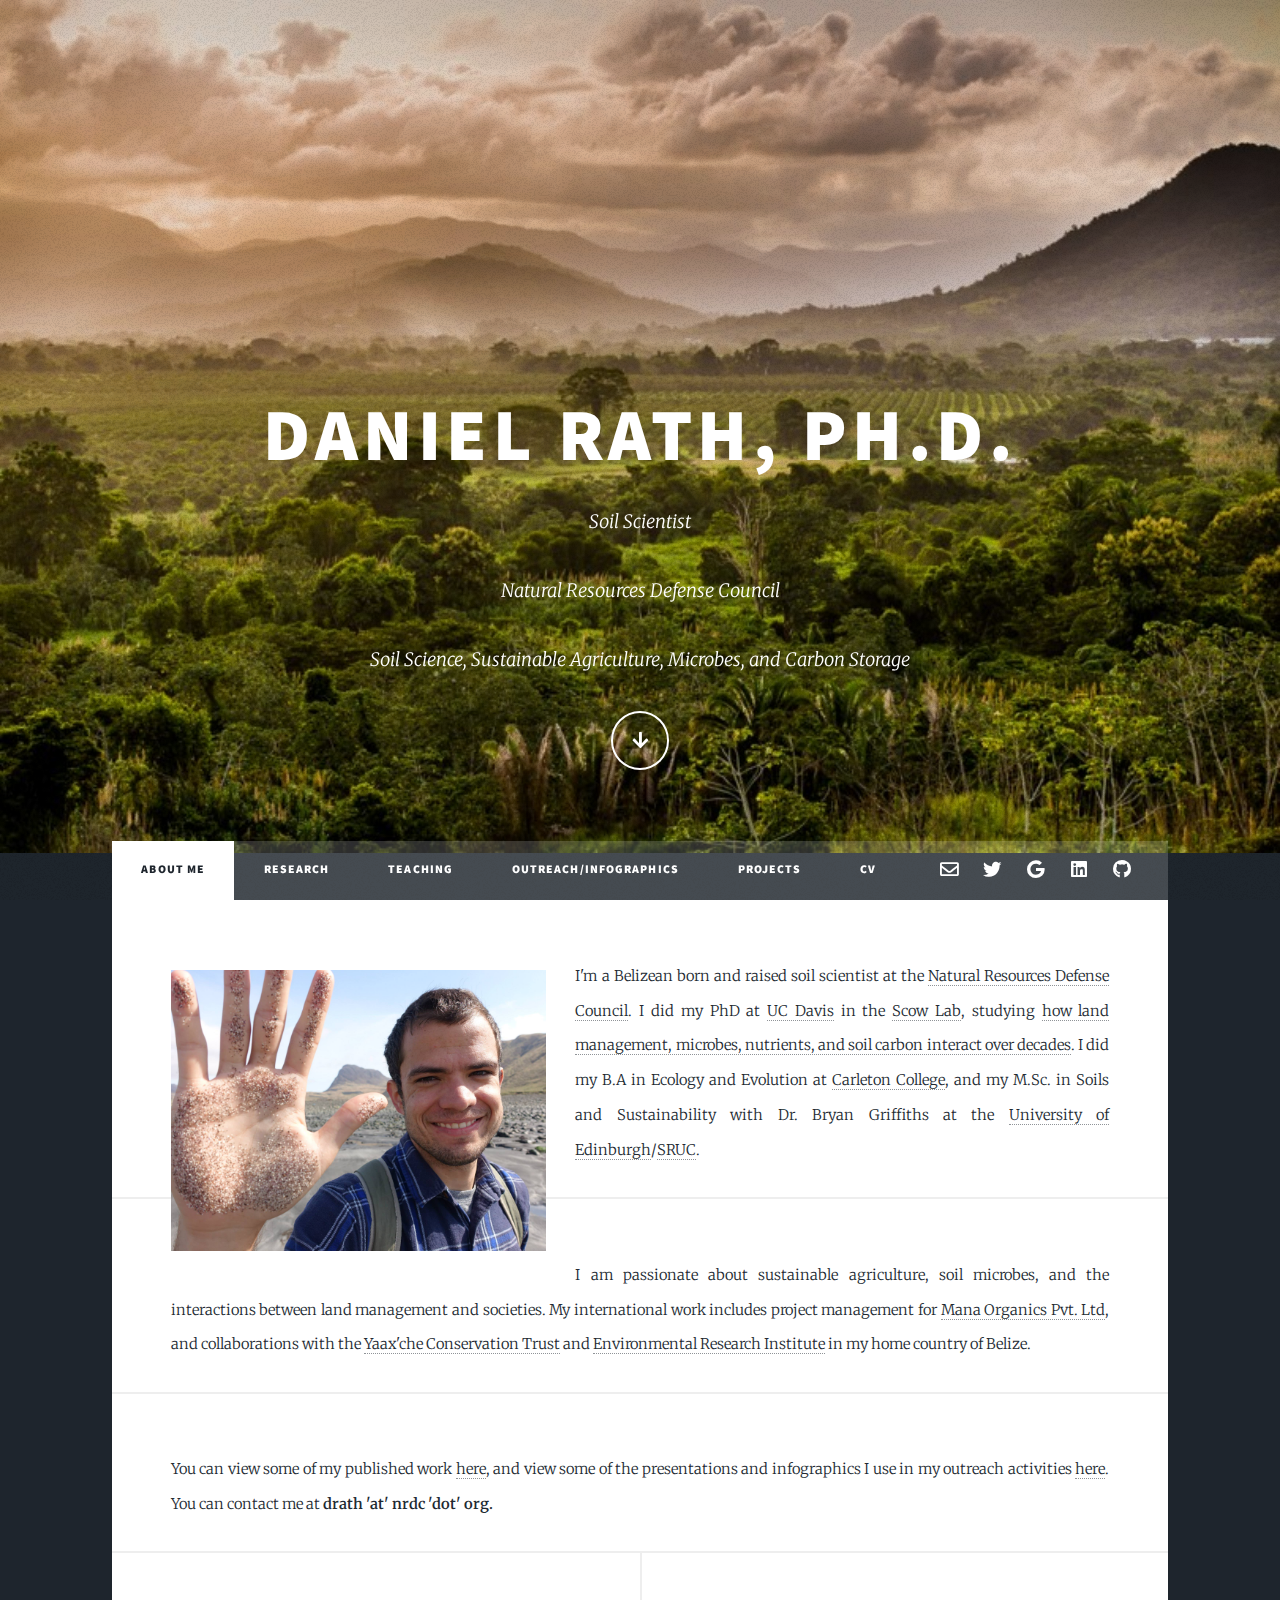
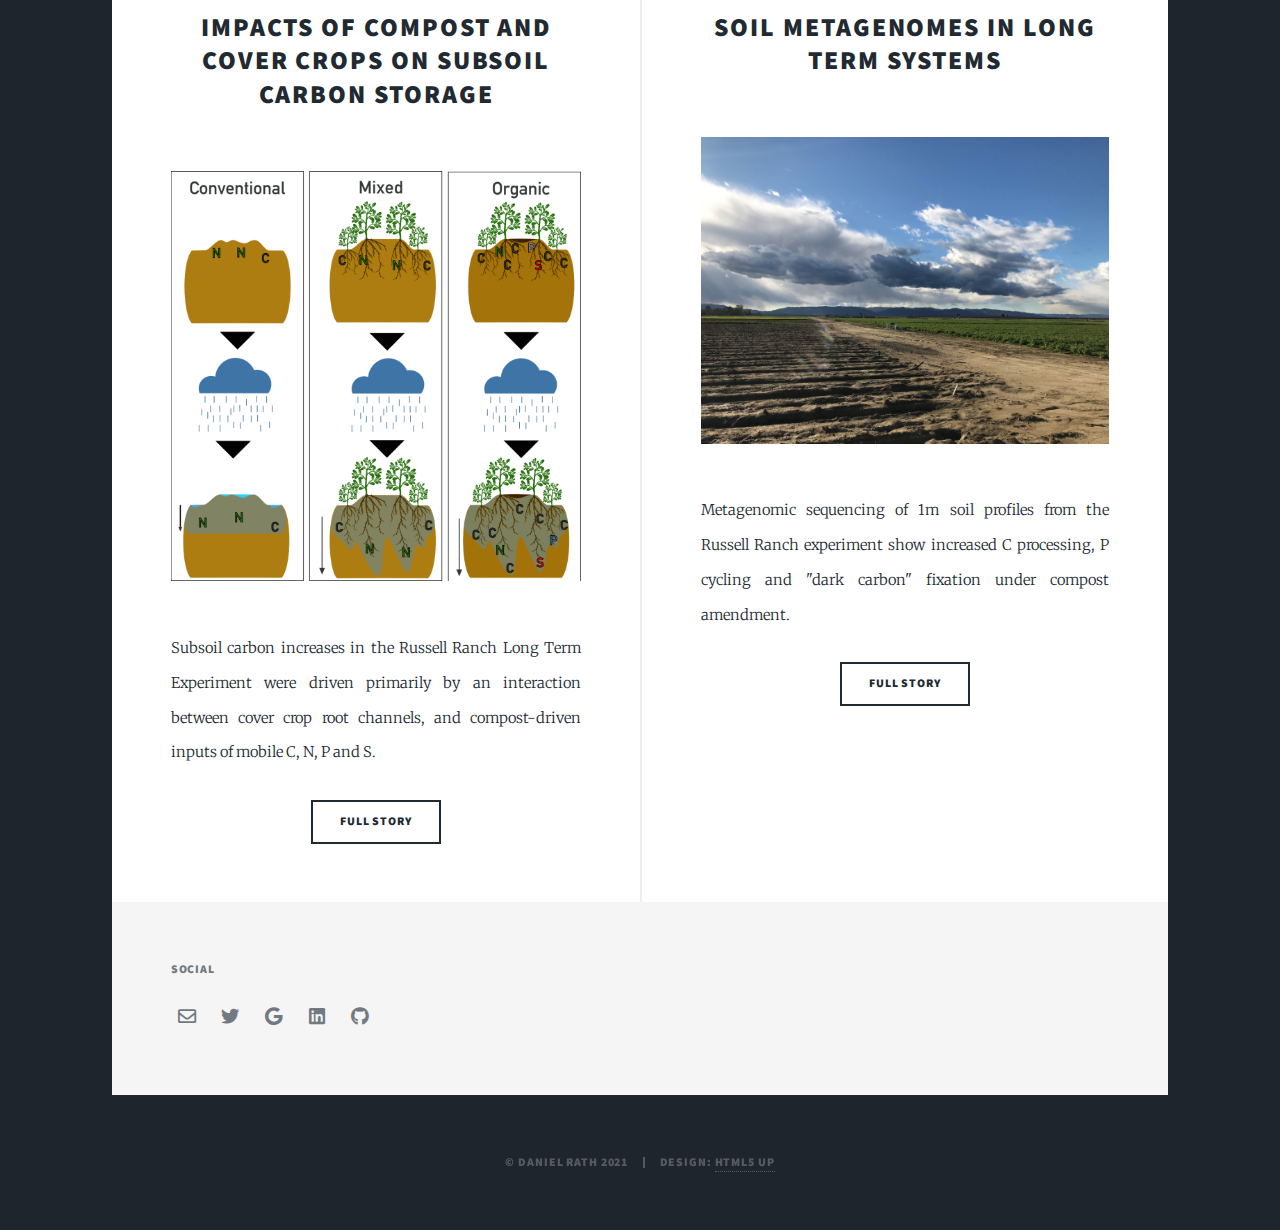
<file: index.html>
<!DOCTYPE HTML>
<!--
	Massively by HTML5 UP
	html5up.net | @ajlkn
	Free for personal and commercial use under the CCA 3.0 license (html5up.net/license)
-->
<html>
	<head>
		<title>Daniel Rath</title>
		<meta charset="utf-8" />
		<meta name="viewport" content="width=device-width, initial-scale=1, user-scalable=no" />
		<link rel="stylesheet" href="assets/css/main.css" />
		<noscript><link rel="stylesheet" href="assets/css/noscript.css" /></noscript>
	</head>
	<body class="is-preload">

		<!-- Wrapper -->
			<div id="wrapper" class="fade-in">

				<!-- Intro -->
					<div id="intro">
						<h1>Daniel Rath, Ph.D.</h1>
						<p>Soil Scientist</p>
						<p>Natural Resources Defense Council</p>
						<p>Soil Science, Sustainable Agriculture, Microbes, and Carbon Storage</p>
						<ul class="actions">
							<li><a href="#header" class="button icon solid solo fa-arrow-down scrolly">Continue</a></li>
						</ul>
					</div>

				<!-- Header -->
					<header id="header">
						<a href="index.html" class="logo">Daniel Rath</a>
					</header>

				<!-- Nav -->
					<nav id="nav">
						<ul class="links">
							<li class="active"><a href="index.html">About Me</a></li>
							<li><a href="research.html">Research</a></li>
							<li><a href="teaching.html">Teaching</a></li>
							<li><a href="outreach.html">Outreach/Infographics</a></li>
							<li><a href="projects.html">Projects</a></li>
							<li><a href="drath_cv.pdf">CV</a></li>
						</ul>
						<ul class="icons">
						  <li><a href="mailto:drath@nrdc.org" class="icon fa-envelope"><span class="label">Email</span></a></li>
							<li><a href="https://twitter.com/dangrigarath" class="icon brands fa-twitter"><span class="label">Twitter</span></a></li>
							<li><a href="https://scholar.google.com/citations?user=F1vAXI0AAAAJ" class="icon brands fa-google"><span class="label">Google Scholar</span></a></li>
							<li><a href="https://www.linkedin.com/in/daniel-rath-7a599962/" class="icon brands fa-linkedin"><span class="label">LinkedIn</span></a></li>
							<li><a href="https://github.com/danrath/" class="icon brands fa-github"><span class="label">GitHub</span></a></li>
						</ul>
					</nav>

				<!-- Main -->
					<div id="main">

						<!-- Featured Post -->
							<p><span><a href="#" class="image left"><img src="images/danrath_1.jpg" alt="" /></a></span>I'm a Belizean born and raised soil scientist at the <a href="https://www.nrdc.org/bio/daniel-rath">Natural Resources Defense Council</a>. I did my PhD at <a href="https://www.ucdavis.edu">UC Davis</a> in the <a href="https://scowlab.lawr.ucdavis.edu"> Scow Lab</a>, studying <a href="https://escholarship.org/uc/item/05p218vk#main">how land management, microbes, nutrients, and soil carbon interact over decades</a>. I did my B.A in Ecology and Evolution at <a href="https://www.carleton.edu">Carleton College</a>, and my M.Sc. in Soils and Sustainability with Dr. Bryan Griffiths at the <a href="http://www.ed.ac.uk">University of Edinburgh</a>/<a href="https://ww1.sruc.ac.uk/">SRUC</a>.<p>
							I am passionate about sustainable agriculture, soil microbes, and the interactions between land management and societies. My international work includes project management for <a href="https://mana-organics.com/">Mana Organics Pvt. Ltd</a>, and collaborations with the <a href="https://yaaxche.org/">Yaax'che Conservation Trust</a> and <a href="https://www.uberibz.org/">Environmental Research Institute</a> in my home country of Belize.</p>
							
							<p>You can view some of my published work <a href="https://scholar.google.com/citations?user=F1vAXI0AAAAJ">here</a>, and view some of the presentations and infographics I use in my outreach activities <a href="outreach.html">here</a>. You can contact me at <b>drath 'at' nrdc 'dot' org.</b></p>
					

							<section class="posts">
								<article>
									<header>
										<h2><a href="research.html#rrsubsoilcarbon">Impacts of Compost and Cover Crops on Subsoil Carbon Storage</a></h2>
									</header>
									<a href="research.html#rrsubsoilcarbon" class="image fit"><img src="images/graphicalabstract.png" alt="" /></a>
									<p>Subsoil carbon increases in the Russell Ranch Long Term Experiment were driven primarily by an interaction between cover crop root channels, and compost-driven inputs of mobile C, N, P and S. </p>
									<ul class="actions special">
										<li><a href="research.html#rrsubsoilcarbon" class="button">Full Story</a></li>
									</ul>
								</article>
															
								
								<article>
									<header>
										<h2>Soil Metagenomes in Long Term Systems</h2>
									</header>
									<a href="research.html#rrmetagenome" class="image fit"><img src="images/rr_metagenome.jpg" alt="" /></a>
									<p>Metagenomic sequencing of 1m soil profiles from the Russell Ranch experiment show increased C processing, P cycling and "dark carbon" fixation under compost amendment.</p>
									<ul class="actions special">
										<li><a href="research.html#rrmetagenome" class="button">Full Story</a></li>
									</ul>
								</article>
							</section>

						<!-- Footer 
							<footer>
								<div class="pagination">
									<a href="#" class="previous">Prev</a>
									<a href="#" class="page active">1</a>
									<a href="#" class="page">2</a>
									<a href="#" class="page">3</a>
									<span class="extra">&hellip;</span>
									<a href="#" class="page">8</a>
									<a href="#" class="page">9</a>
									<a href="#" class="page">10</a>
									<a href="#" class="next">Next</a>
								</div>
							</footer> -->

					</div>

				
					<footer id="footer">
						<section>
						<!---	<form method="post" action="#">
								<div class="fields">
									<div class="field">
										<label for="name">Name</label>
										<input type="text" name="name" id="name" />
									</div>
									<div class="field">
										<label for="email">Email</label>
										<input type="text" name="email" id="email" />
									</div>
									<div class="field">
										<label for="message">Message</label>
										<textarea name="message" id="message" rows="3"></textarea>
									</div>
								</div>
								<ul class="actions">
									<li><input type="submit" value="Send Message" /></li>
								</ul>
							</form>
						</section>
					<section class="split contact">
							<section class="alt">
								<h3>Address</h3>
								<p>1234 Somewhere Road #87257<br />
								Nashville, TN 00000-0000</p>
							</section>
							<section>
								<h3>Phone</h3>
								<p><a href="#">(000) 000-0000</a></p>
							</section>
							<section>
								<h3>Email</h3>
								<p><a href="#">info@untitled.tld</a></p>
							</section>--->
							<section>
								<h3>Social</h3>
										<ul class="icons"> 
							<li><a href="mailto:darath@ucdavis.edu" class="icon fa-envelope"><span class="label">Email</span></a></li>
							<li><a href="https://twitter.com/dangrigarath" class="icon brands fa-twitter"><span class="label">Twitter</span></a></li>
							<li><a href="https://scholar.google.com/citations?user=F1vAXI0AAAAJ" class="icon brands fa-google"><span class="label">Google Scholar</span></a></li>
							<li><a href="https://www.linkedin.com/in/daniel-rath-7a599962/" class="icon brands fa-linkedin"><span class="label">LinkedIn</span></a></li>
							<li><a href="https://github.com/danrath/" class="icon brands fa-github"><span class="label">GitHub</span></a></li>
						</ul>
							</section>
						</section>
					</footer>

				<!-- Copyright -->
					<div id="copyright">
						<ul><li>&copy; Daniel Rath 2021</li><li>Design: <a href="https://html5up.net">HTML5 UP</a></li></ul>
					</div>

			</div>

		<!-- Scripts -->
			<script src="assets/js/jquery.min.js"></script>
			<script src="assets/js/jquery.scrollex.min.js"></script>
			<script src="assets/js/jquery.scrolly.min.js"></script>
			<script src="assets/js/browser.min.js"></script>
			<script src="assets/js/breakpoints.min.js"></script>
			<script src="assets/js/util.js"></script>
			<script src="assets/js/main.js"></script>

	</body>
</html>
</file>
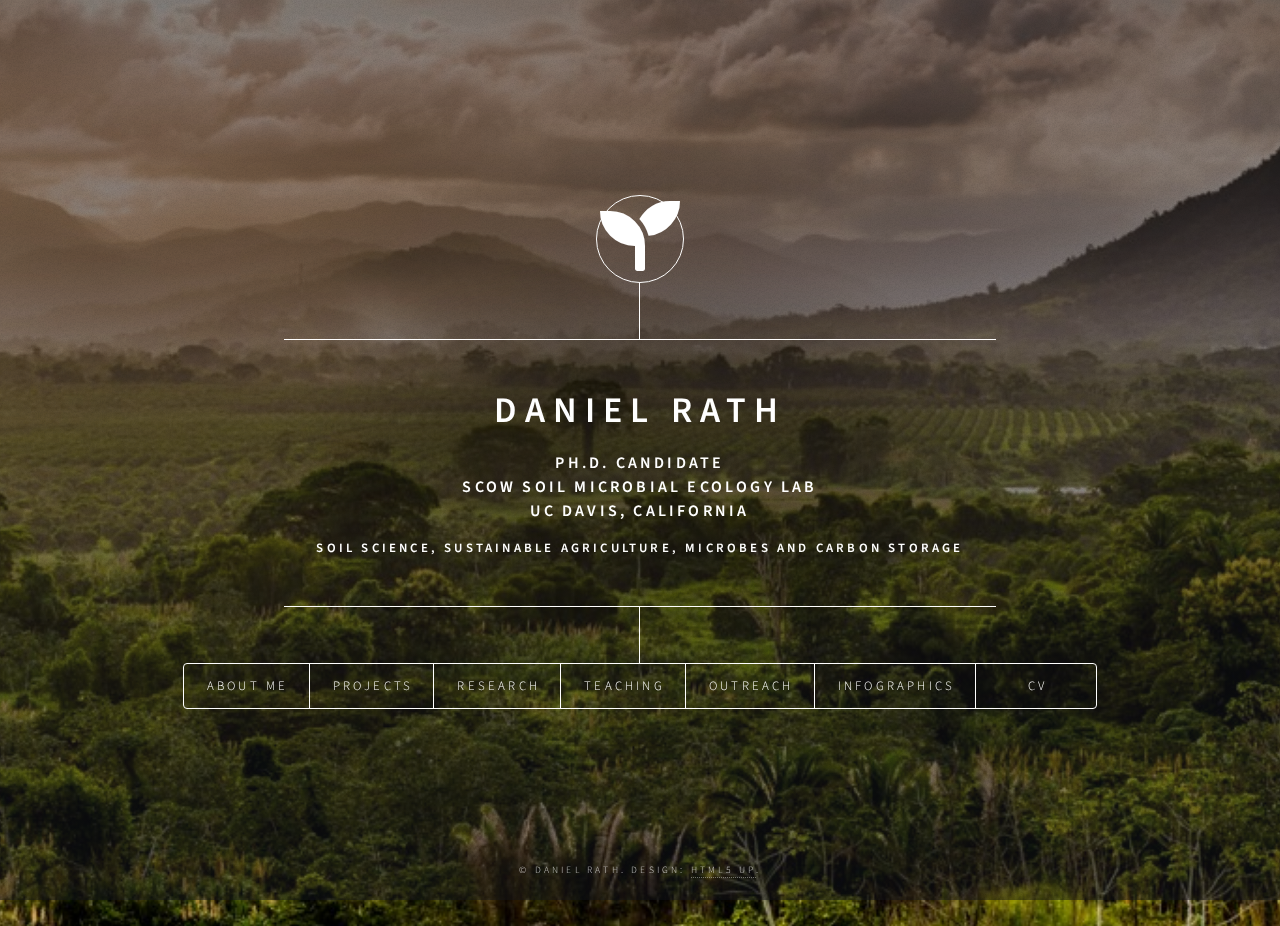
<file: old_template_2021/index.html>
a<!DOCTYPE HTML>
<!--
	Dimension by HTML5 UP
	html5up.net | @ajlkn
	Free for personal and commercial use under the CCA 3.0 license (html5up.net/license)
-->
<html>
	<head>
		<title>Daniel Rath</title>
		<meta charset="utf-8" />
		<meta name="viewport" content="width=device-width, initial-scale=1, user-scalable=no" />
		<link rel="stylesheet" href="assets/css/main.css" />
		<noscript><link rel="stylesheet" href="assets/css/noscript.css" /></noscript>
	</head>
	<body class="is-preload">

		<!-- Wrapper -->
			<div id="wrapper">

				<!-- Header -->
					<header id="header">
						<div class="logo">
							<i class="fas fa-seedling fa-5x"></i>
							<!--<span class="icon fa-gem"></span>-->
						</div>
						<div class="content">
							<div class="inner">
								<h1>Daniel Rath</h1>
								<h3>Ph.D. Candidate <br> Scow Soil Microbial Ecology Lab <br> UC Davis, California</h3>
								<h4>Soil Science, Sustainable Agriculture, Microbes and Carbon Storage</h4>
							</div>
						</div>
						<nav>
							<ul>
								<li><a href="#about">About Me</a></li>
								<li><a href="#projects">Projects</a></li>
								<li><a href="#research">Research</a></li>
								<li><a href="#teaching">Teaching</a></li>
								<li><a href="#outreach">Outreach</a></li>
								<li><a href="#infographics">Infographics</a></li>
								<li><a href="#cv">CV</a></li>
								<!--<li><a href="#elements">Elements</a></li>-->
							</ul>
						</nav>
					</header>

				<!-- Main -->
					<div id="main">

						<!-- Intro -->
						
						<article id="about">
								<h2 class="major">Projects</h2>
								<span class="image main"><img src="images/pic_01.JPG" alt="" /></span>
								<p>Tea Plantation - India</p>
								<span class="image main"><img src="images/pic01.jpg" alt="" /></span>
								<p>Field Research - Scotland</p>
								<span class="image main"><img src="images/pic01.jpg" alt="" /></span>
								<p>Soil Sampling- Belize</p>
							</article>
						
						<!-- Projects -->
							<article id="projects">
								<h2 class="major">Projects</h2>
								<span class="image main"><img src="images/pic_01.JPG" alt="" /></span>
								<p>Tea Plantation - India</p>
								<span class="image main"><img src="images/pic01.jpg" alt="" /></span>
								<p>Field Research - Scotland</p>
								<span class="image main"><img src="images/pic01.jpg" alt="" /></span>
								<p>Soil Sampling- Belize</p>
							</article>

						<!-- Research -->
							<article id="research">
								<h2 class="major">Research</h2>
								<span class="image main"><img src="images/pic02.jpg" alt="" /></span>
								<p>Tea Plantation - India, Field Research - Scotland, Local Soil Sampling - Belize</p>
								<p>Test</p>
						</article>

						<!-- Teaching -->
							<article id="teaching">
								<h2 class="teaching">Teaching</h2>
								<span class="image main"><img src="images/pic03.jpg" alt="" /></span>
								<p>Tea Plantation - India, Field Research - Scotland, Local Soil Sampling - Belize</p>
								<p>Test</p>
						</article>
						
							<!-- Outreach-->
							<article id="outreach">
								<h2 class="teaching">Teaching</h2>
								<span class="image main"><img src="images/pic03.jpg" alt="" /></span>
								<p>Tea Plantation - India, Field Research - Scotland, Local Soil Sampling - Belize</p>
								<p>Test</p>
						</article>
						
							<!-- Teaching -->
							<article id="infographics">
								<h2 class="teaching">Teaching</h2>
								<span class="image main"><img src="images/pic03.jpg" alt="" /></span>
								<p>Tea Plantation - India, Field Research - Scotland, Local Soil Sampling - Belize</p>
								<p>Test</p>
						</article>

						<!-- Contact -->
							<article id="cv">
								<h2 class="major">CV</h2>
								<form method="post" action="#">
									<div class="fields">
										<div class="field half">
											<label for="name">Name</label>
											<input type="text" name="name" id="name" />
										</div>
										<div class="field half">
											<label for="email">Email</label>
											<input type="text" name="email" id="email" />
										</div>
										<div class="field">
											<label for="message">Message</label>
											<textarea name="message" id="message" rows="4"></textarea>
										</div>
									</div>
									<ul class="actions">
										<li><input type="submit" value="Send Message" class="primary" /></li>
										<li><input type="reset" value="Reset" /></li>
									</ul>
								</form>
								<ul class="icons">
									<li><a href="#" class="icon brands fa-twitter"><span class="label">Twitter</span></a></li>
									<li><a href="#" class="icon brands fa-facebook-f"><span class="label">Facebook</span></a></li>
									<li><a href="#" class="icon brands fa-instagram"><span class="label">Instagram</span></a></li>
									<li><a href="#" class="icon brands fa-github"><span class="label">GitHub</span></a></li>
								</ul>
							</article>

						<!-- Elements -->
							<article id="elements">
								<h2 class="major">Elements</h2>

								<section>
									<h3 class="major">Text</h3>
									<p>This is <b>bold</b> and this is <strong>strong</strong>. This is <i>italic</i> and this is <em>emphasized</em>.
									This is <sup>superscript</sup> text and this is <sub>subscript</sub> text.
									This is <u>underlined</u> and this is code: <code>for (;;) { ... }</code>. Finally, <a href="#">this is a link</a>.</p>
									<hr />
									<h2>Heading Level 2</h2>
									<h3>Heading Level 3</h3>
									<h4>Heading Level 4</h4>
									<h5>Heading Level 5</h5>
									<h6>Heading Level 6</h6>
									<hr />
									<h4>Blockquote</h4>
									<blockquote>Fringilla nisl. Donec accumsan interdum nisi, quis tincidunt felis sagittis eget tempus euismod. Vestibulum ante ipsum primis in faucibus vestibulum. Blandit adipiscing eu felis iaculis volutpat ac adipiscing accumsan faucibus. Vestibulum ante ipsum primis in faucibus lorem ipsum dolor sit amet nullam adipiscing eu felis.</blockquote>
									<h4>Preformatted</h4>
									<pre><code>i = 0;

while (!deck.isInOrder()) {
    print 'Iteration ' + i;
    deck.shuffle();
    i++;
}

print 'It took ' + i + ' iterations to sort the deck.';</code></pre>
								</section>

								<section>
									<h3 class="major">Lists</h3>

									<h4>Unordered</h4>
									<ul>
										<li>Dolor pulvinar etiam.</li>
										<li>Sagittis adipiscing.</li>
										<li>Felis enim feugiat.</li>
									</ul>

									<h4>Alternate</h4>
									<ul class="alt">
										<li>Dolor pulvinar etiam.</li>
										<li>Sagittis adipiscing.</li>
										<li>Felis enim feugiat.</li>
									</ul>

									<h4>Ordered</h4>
									<ol>
										<li>Dolor pulvinar etiam.</li>
										<li>Etiam vel felis viverra.</li>
										<li>Felis enim feugiat.</li>
										<li>Dolor pulvinar etiam.</li>
										<li>Etiam vel felis lorem.</li>
										<li>Felis enim et feugiat.</li>
									</ol>
									<h4>Icons</h4>
									<ul class="icons">
										<li><a href="#" class="icon brands fa-twitter"><span class="label">Twitter</span></a></li>
										<li><a href="#" class="icon brands fa-facebook-f"><span class="label">Facebook</span></a></li>
										<li><a href="#" class="icon brands fa-instagram"><span class="label">Instagram</span></a></li>
										<li><a href="#" class="icon brands fa-github"><span class="label">Github</span></a></li>
									</ul>

									<h4>Actions</h4>
									<ul class="actions">
										<li><a href="#" class="button primary">Default</a></li>
										<li><a href="#" class="button">Default</a></li>
									</ul>
									<ul class="actions stacked">
										<li><a href="#" class="button primary">Default</a></li>
										<li><a href="#" class="button">Default</a></li>
									</ul>
								</section>

								<section>
									<h3 class="major">Table</h3>
									<h4>Default</h4>
									<div class="table-wrapper">
										<table>
											<thead>
												<tr>
													<th>Name</th>
													<th>Description</th>
													<th>Price</th>
												</tr>
											</thead>
											<tbody>
												<tr>
													<td>Item One</td>
													<td>Ante turpis integer aliquet porttitor.</td>
													<td>29.99</td>
												</tr>
												<tr>
													<td>Item Two</td>
													<td>Vis ac commodo adipiscing arcu aliquet.</td>
													<td>19.99</td>
												</tr>
												<tr>
													<td>Item Three</td>
													<td> Morbi faucibus arcu accumsan lorem.</td>
													<td>29.99</td>
												</tr>
												<tr>
													<td>Item Four</td>
													<td>Vitae integer tempus condimentum.</td>
													<td>19.99</td>
												</tr>
												<tr>
													<td>Item Five</td>
													<td>Ante turpis integer aliquet porttitor.</td>
													<td>29.99</td>
												</tr>
											</tbody>
											<tfoot>
												<tr>
													<td colspan="2"></td>
													<td>100.00</td>
												</tr>
											</tfoot>
										</table>
									</div>

									<h4>Alternate</h4>
									<div class="table-wrapper">
										<table class="alt">
											<thead>
												<tr>
													<th>Name</th>
													<th>Description</th>
													<th>Price</th>
												</tr>
											</thead>
											<tbody>
												<tr>
													<td>Item One</td>
													<td>Ante turpis integer aliquet porttitor.</td>
													<td>29.99</td>
												</tr>
												<tr>
													<td>Item Two</td>
													<td>Vis ac commodo adipiscing arcu aliquet.</td>
													<td>19.99</td>
												</tr>
												<tr>
													<td>Item Three</td>
													<td> Morbi faucibus arcu accumsan lorem.</td>
													<td>29.99</td>
												</tr>
												<tr>
													<td>Item Four</td>
													<td>Vitae integer tempus condimentum.</td>
													<td>19.99</td>
												</tr>
												<tr>
													<td>Item Five</td>
													<td>Ante turpis integer aliquet porttitor.</td>
													<td>29.99</td>
												</tr>
											</tbody>
											<tfoot>
												<tr>
													<td colspan="2"></td>
													<td>100.00</td>
												</tr>
											</tfoot>
										</table>
									</div>
								</section>

								<section>
									<h3 class="major">Buttons</h3>
									<ul class="actions">
										<li><a href="#" class="button primary">Primary</a></li>
										<li><a href="#" class="button">Default</a></li>
									</ul>
									<ul class="actions">
										<li><a href="#" class="button">Default</a></li>
										<li><a href="#" class="button small">Small</a></li>
									</ul>
									<ul class="actions">
										<li><a href="#" class="button primary icon solid fa-download">Icon</a></li>
										<li><a href="#" class="button icon solid fa-download">Icon</a></li>
									</ul>
									<ul class="actions">
										<li><span class="button primary disabled">Disabled</span></li>
										<li><span class="button disabled">Disabled</span></li>
									</ul>
								</section>

								<section>
									<h3 class="major">Form</h3>
									<form method="post" action="#">
										<div class="fields">
											<div class="field half">
												<label for="demo-name">Name</label>
												<input type="text" name="demo-name" id="demo-name" value="" placeholder="Jane Doe" />
											</div>
											<div class="field half">
												<label for="demo-email">Email</label>
												<input type="email" name="demo-email" id="demo-email" value="" placeholder="jane@untitled.tld" />
											</div>
											<div class="field">
												<label for="demo-category">Category</label>
												<select name="demo-category" id="demo-category">
													<option value="">-</option>
													<option value="1">Manufacturing</option>
													<option value="1">Shipping</option>
													<option value="1">Administration</option>
													<option value="1">Human Resources</option>
												</select>
											</div>
											<div class="field half">
												<input type="radio" id="demo-priority-low" name="demo-priority" checked>
												<label for="demo-priority-low">Low</label>
											</div>
											<div class="field half">
												<input type="radio" id="demo-priority-high" name="demo-priority">
												<label for="demo-priority-high">High</label>
											</div>
											<div class="field half">
												<input type="checkbox" id="demo-copy" name="demo-copy">
												<label for="demo-copy">Email me a copy</label>
											</div>
											<div class="field half">
												<input type="checkbox" id="demo-human" name="demo-human" checked>
												<label for="demo-human">Not a robot</label>
											</div>
											<div class="field">
												<label for="demo-message">Message</label>
												<textarea name="demo-message" id="demo-message" placeholder="Enter your message" rows="6"></textarea>
											</div>
										</div>
										<ul class="actions">
											<li><input type="submit" value="Send Message" class="primary" /></li>
											<li><input type="reset" value="Reset" /></li>
										</ul>
									</form>
								</section>

							</article>

					</div>

				<!-- Footer -->
					<footer id="footer">
						<p class="copyright">&copy; Daniel Rath. Design: <a href="https://html5up.net">HTML5 UP</a>.</p>
					</footer>

			</div>

		<!-- BG -->
			<div id="bg"></div>

		<!-- Scripts -->
			<script src="assets/js/jquery.min.js"></script>
			<script src="assets/js/browser.min.js"></script>
			<script src="assets/js/breakpoints.min.js"></script>
			<script src="assets/js/util.js"></script>
			<script src="assets/js/main.js"></script>

	</body>
</html>
</file>
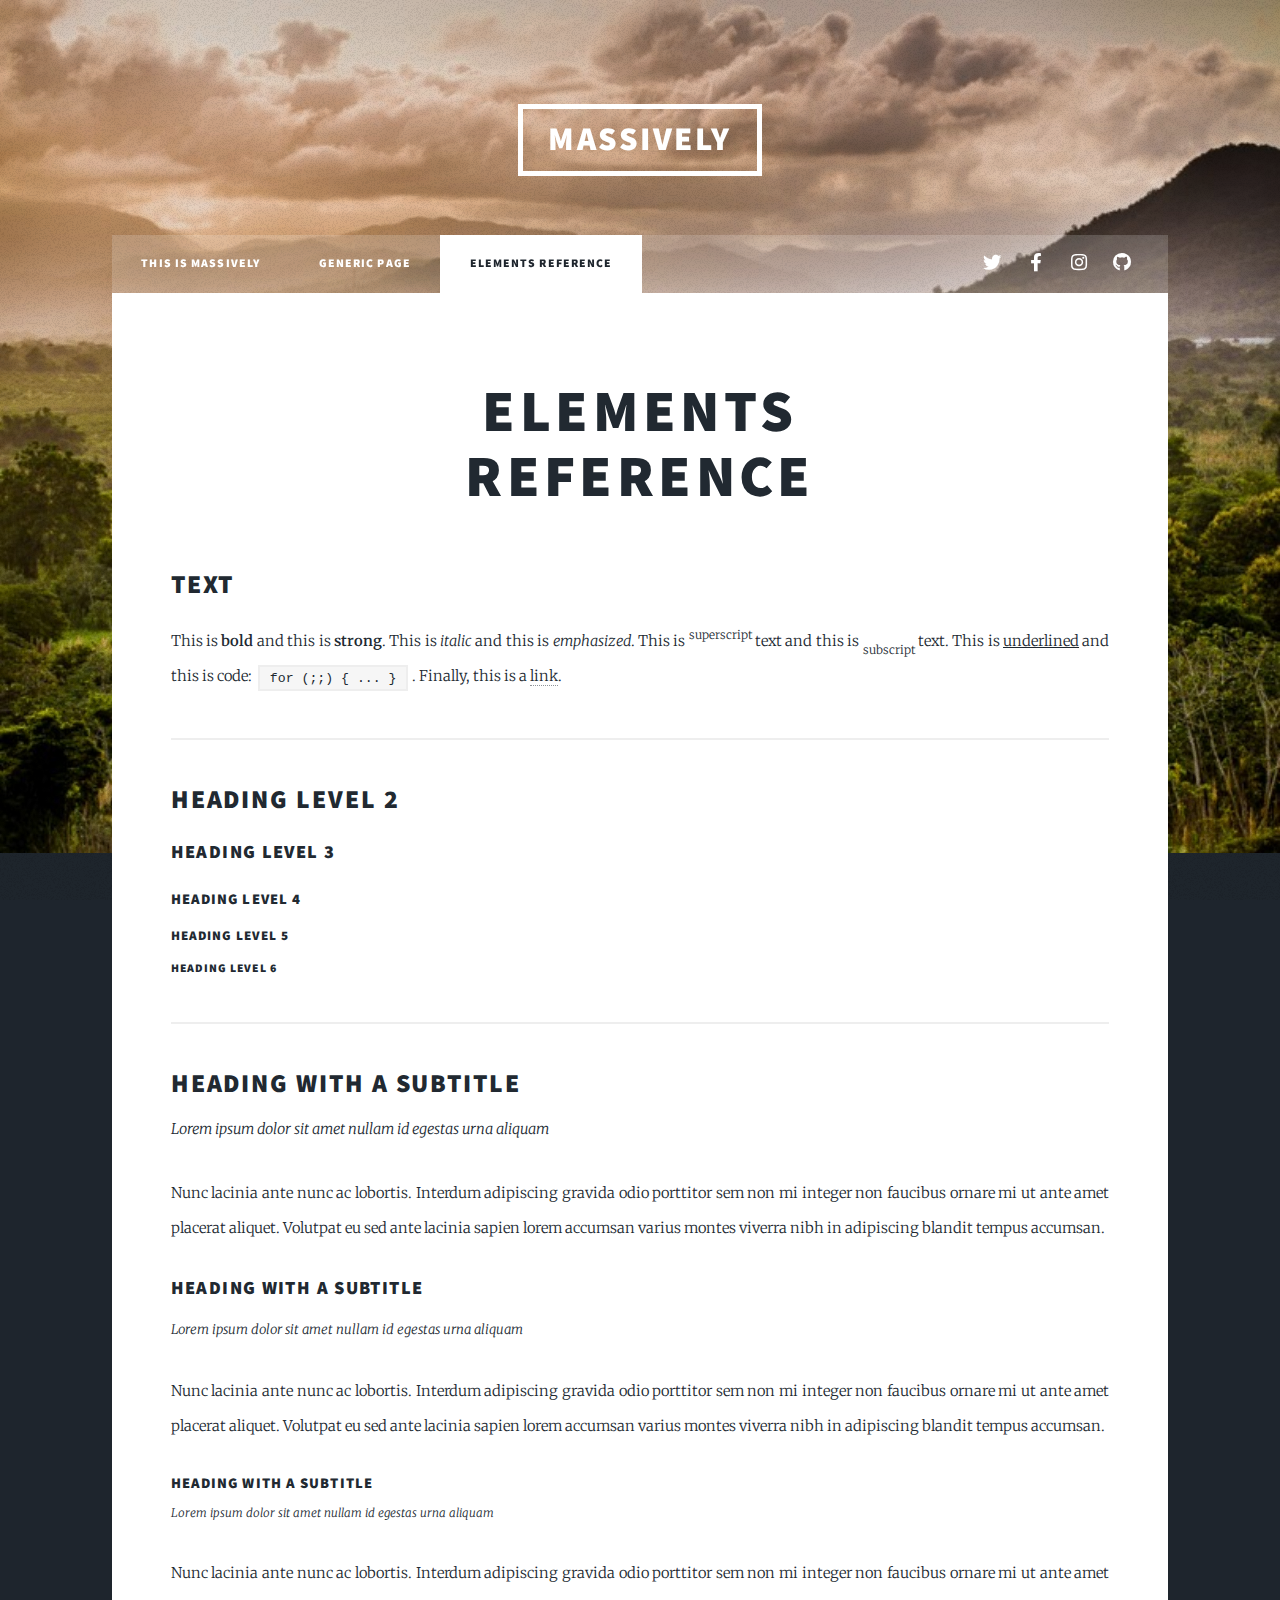
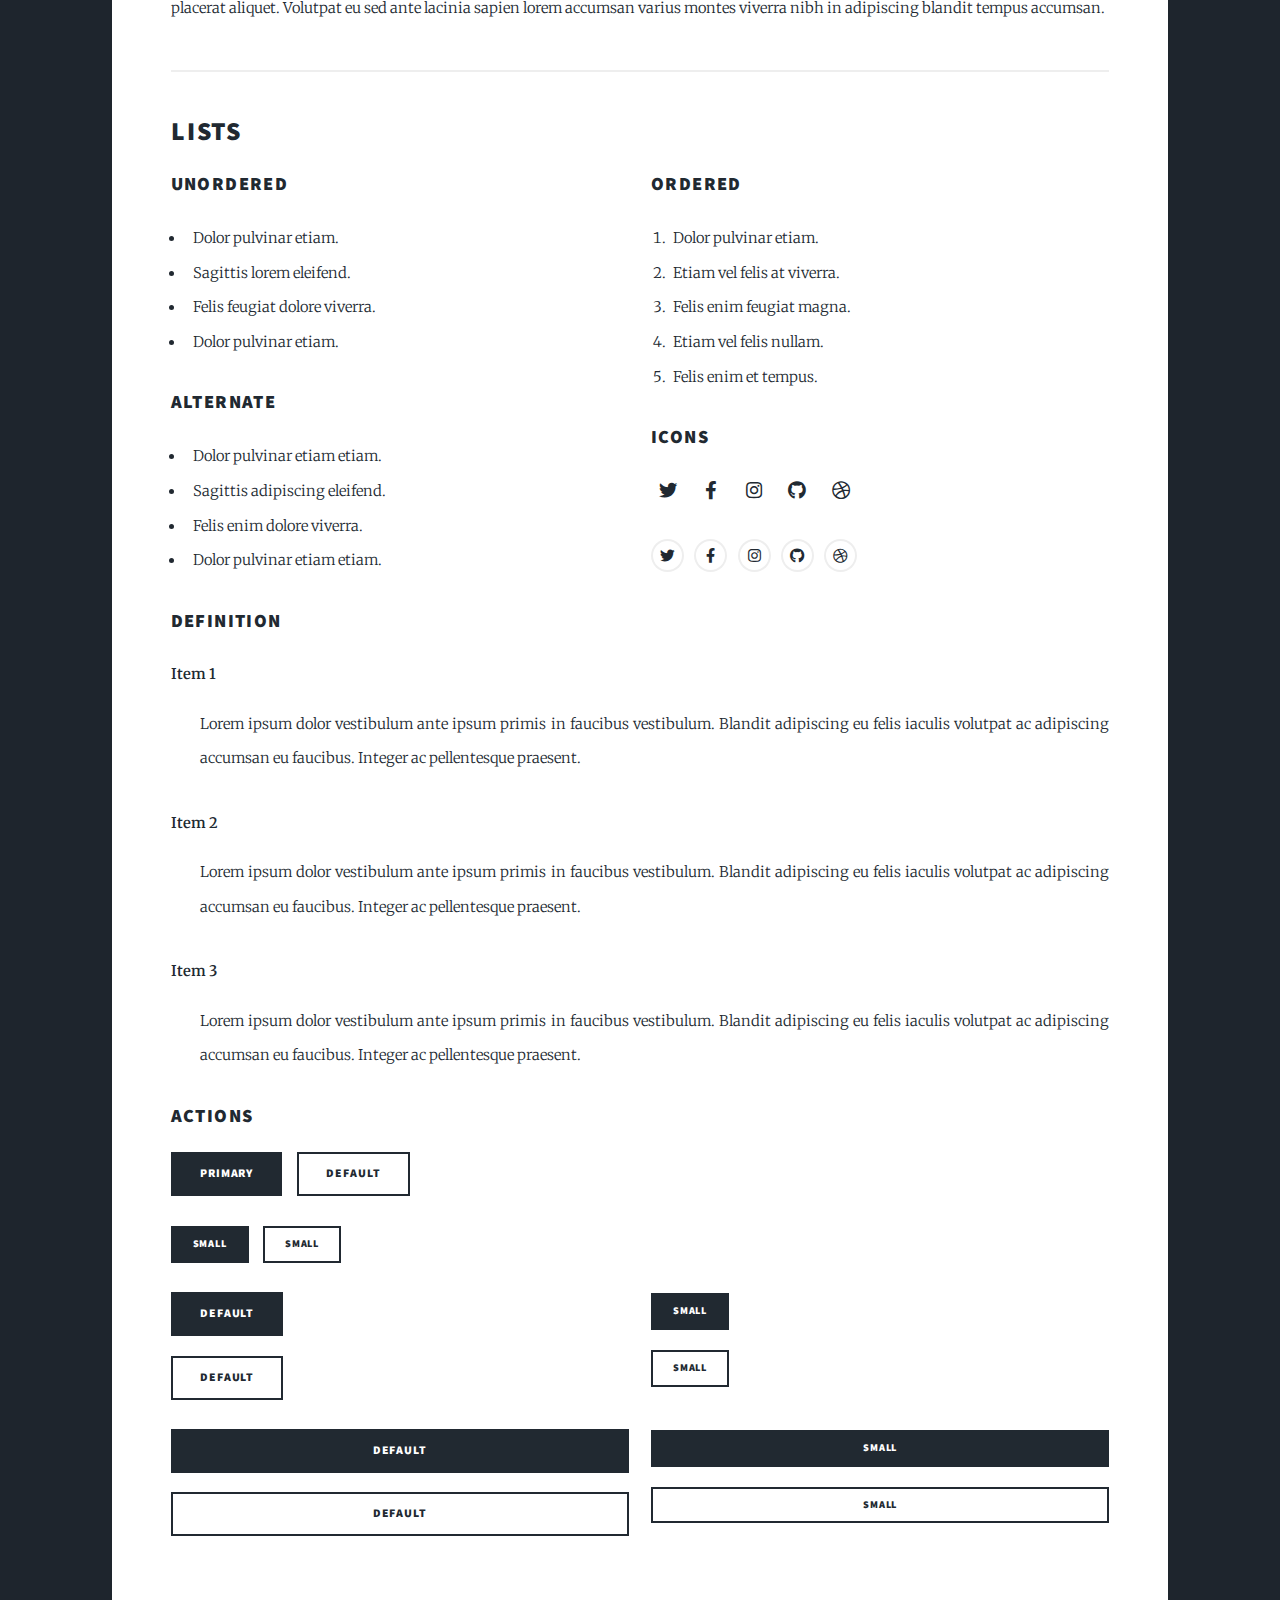
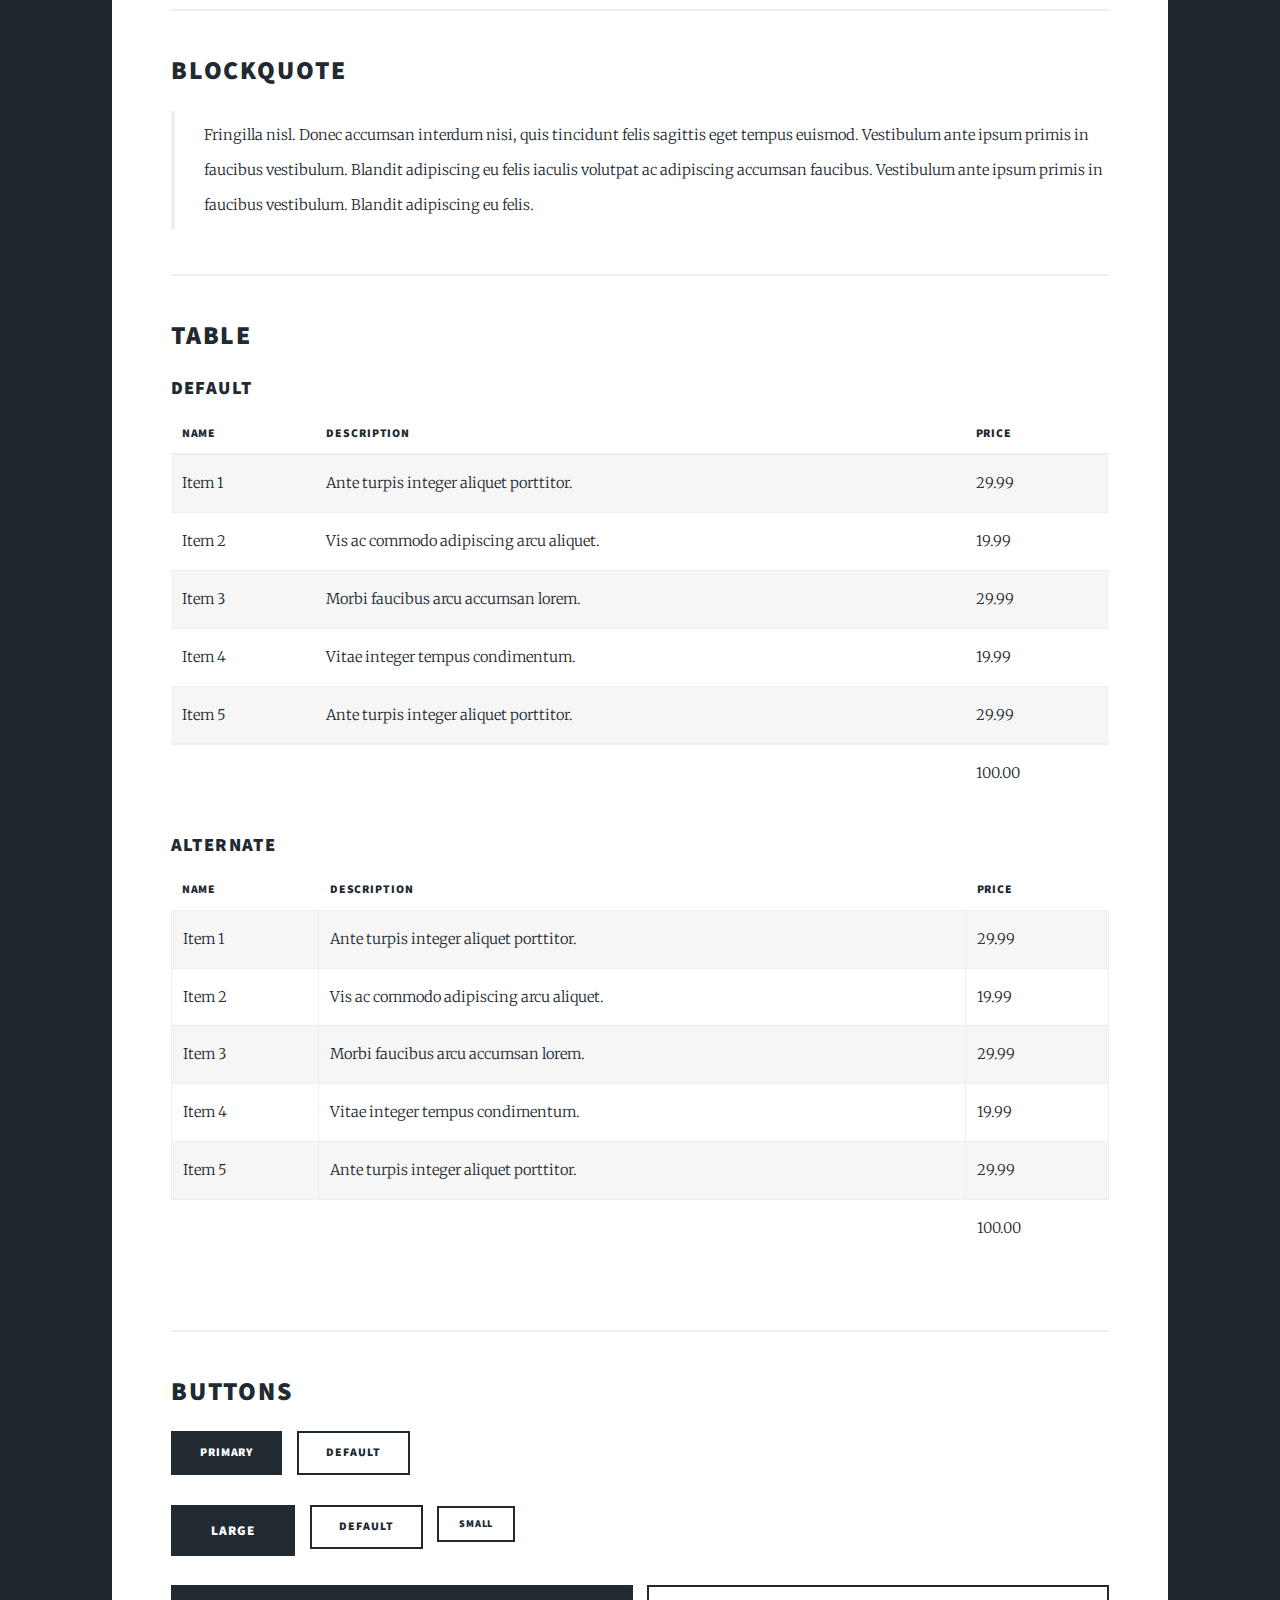
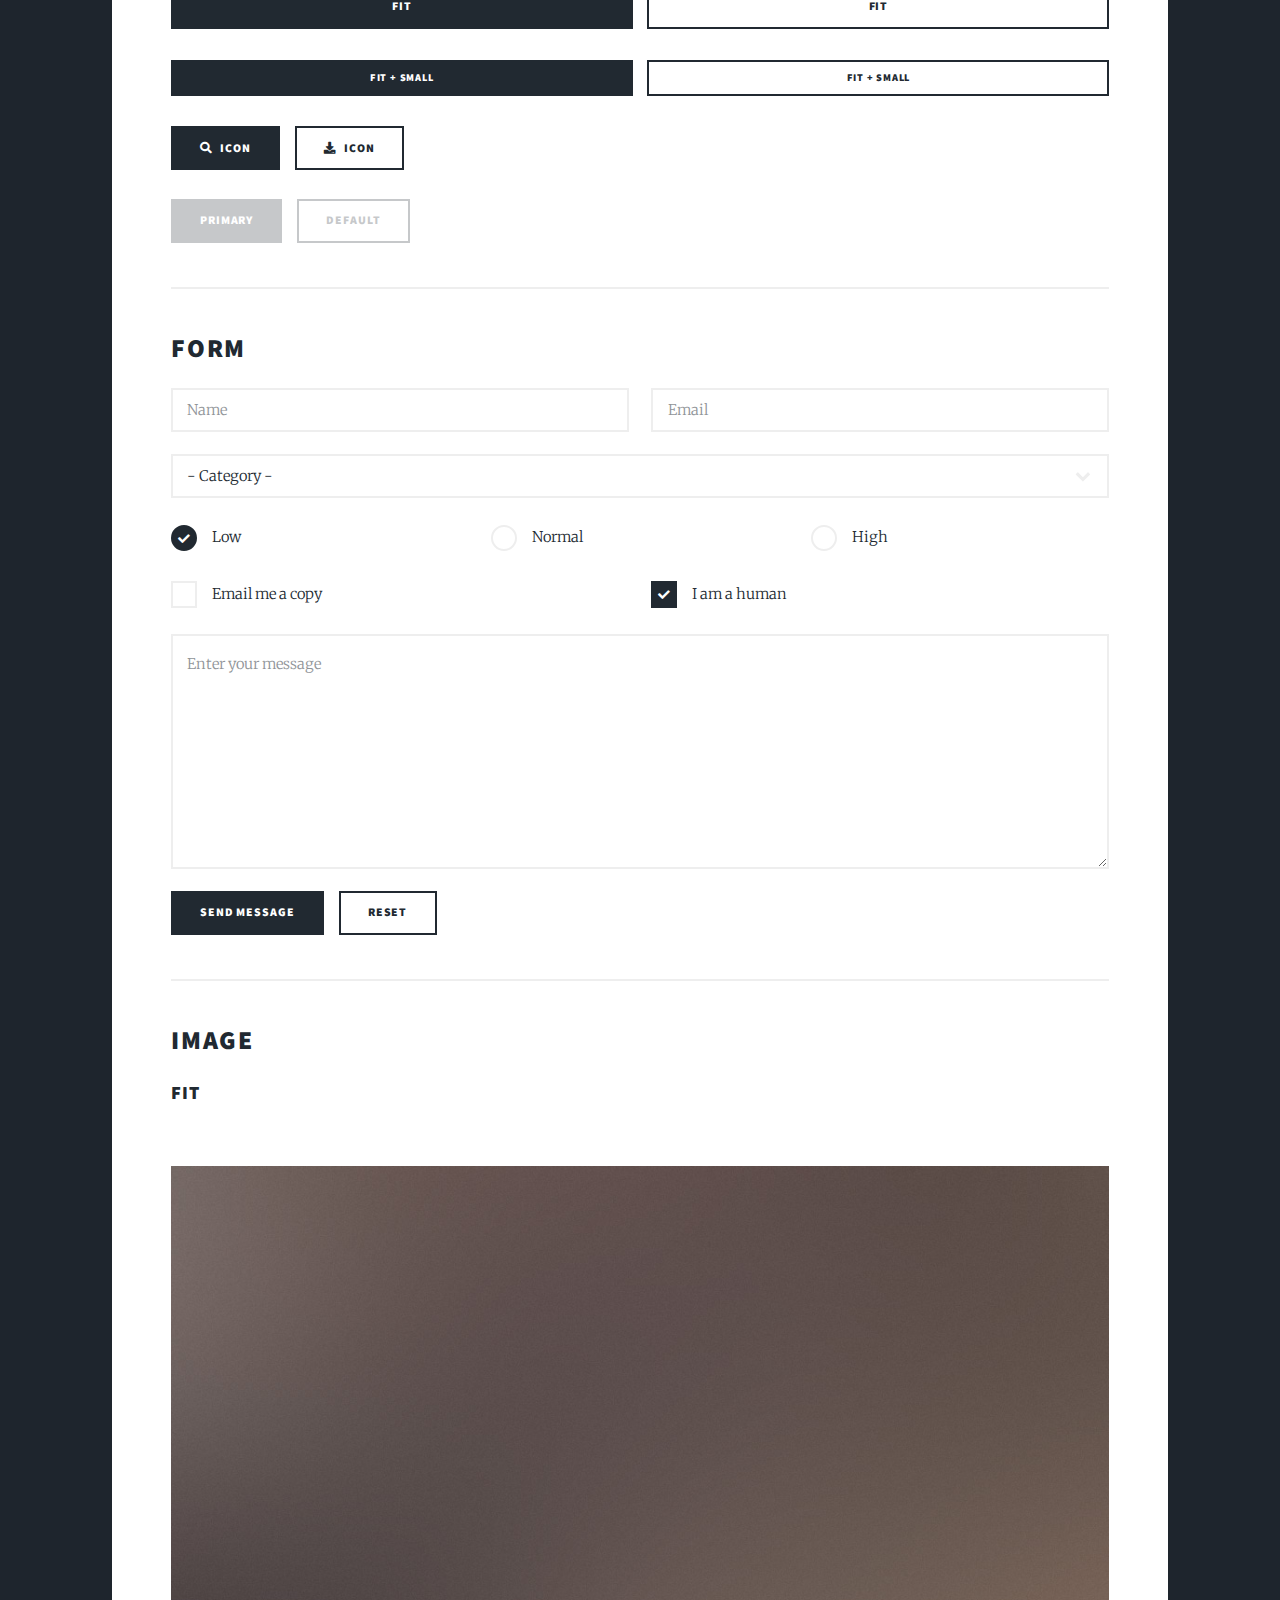
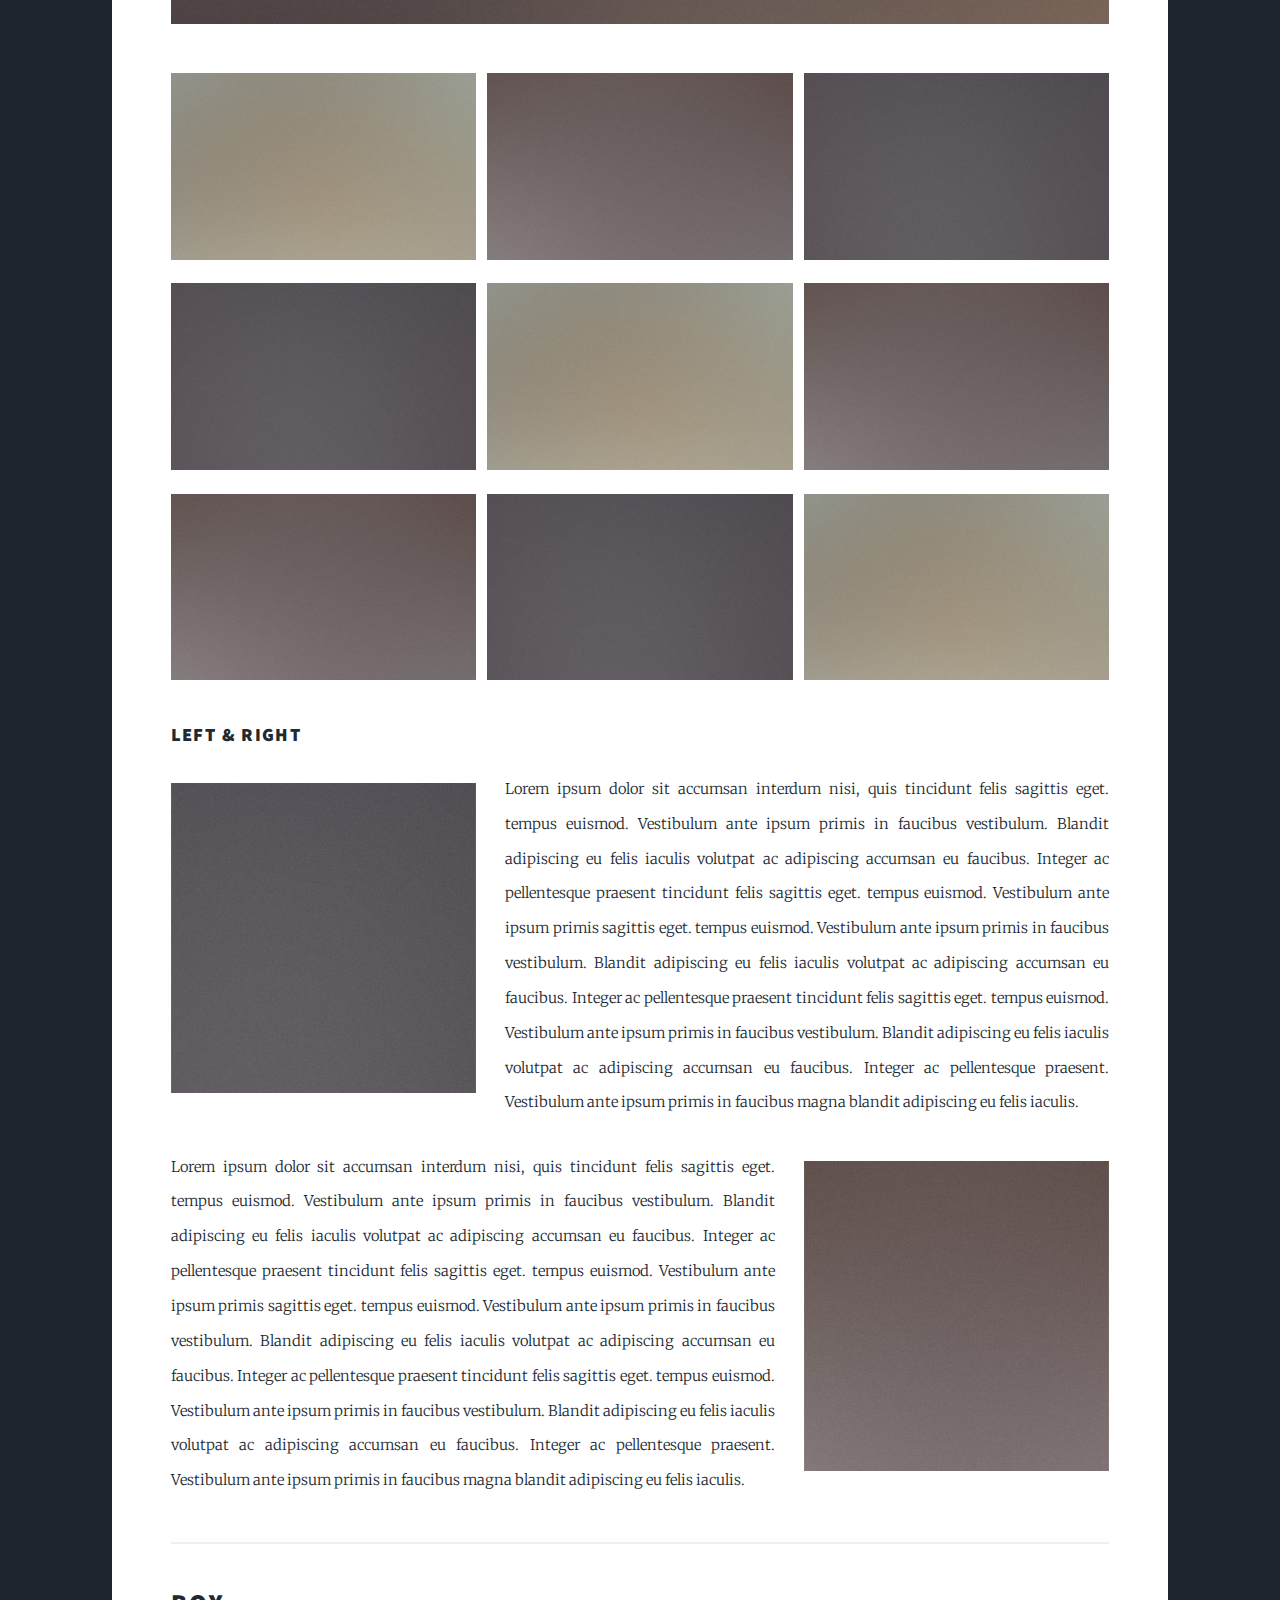
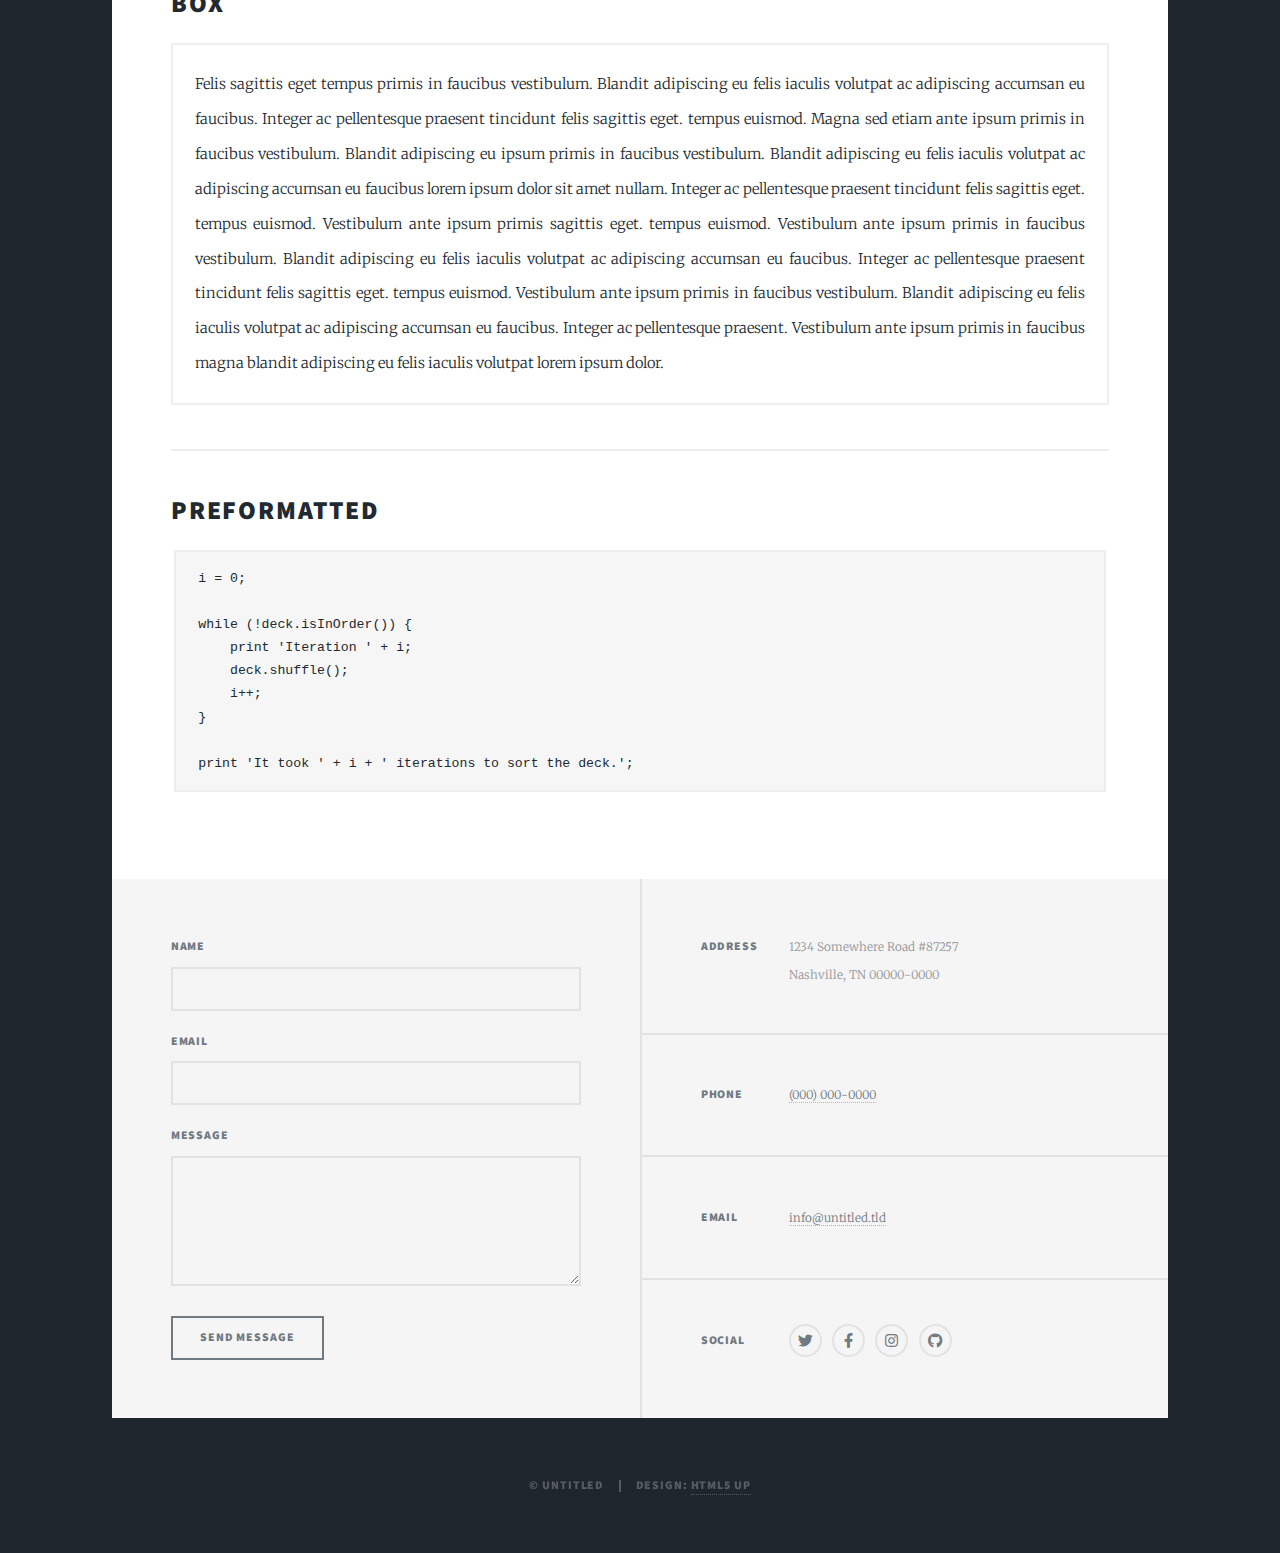
<file: elements.html>
<!DOCTYPE HTML>
<!--
	Massively by HTML5 UP
	html5up.net | @ajlkn
	Free for personal and commercial use under the CCA 3.0 license (html5up.net/license)
-->
<html>
	<head>
		<title>Elements Reference - Massively by HTML5 UP</title>
		<meta charset="utf-8" />
		<meta name="viewport" content="width=device-width, initial-scale=1, user-scalable=no" />
		<link rel="stylesheet" href="assets/css/main.css" />
		<noscript><link rel="stylesheet" href="assets/css/noscript.css" /></noscript>
	</head>
	<body class="is-preload">

		<!-- Wrapper -->
			<div id="wrapper">

				<!-- Header -->
					<header id="header">
						<a href="index.html" class="logo">Massively</a>
					</header>

				<!-- Nav -->
					<nav id="nav">
						<ul class="links">
							<li><a href="index.html">This is Massively</a></li>
							<li><a href="generic.html">Generic Page</a></li>
							<li class="active"><a href="elements.html">Elements Reference</a></li>
						</ul>
						<ul class="icons">
							<li><a href="#" class="icon brands fa-twitter"><span class="label">Twitter</span></a></li>
							<li><a href="#" class="icon brands fa-facebook-f"><span class="label">Facebook</span></a></li>
							<li><a href="#" class="icon brands fa-instagram"><span class="label">Instagram</span></a></li>
							<li><a href="#" class="icon brands fa-github"><span class="label">GitHub</span></a></li>
						</ul>
					</nav>

				<!-- Main -->
					<div id="main">

						<!-- Post -->
							<section class="post">
								<header class="major">
									<h1>Elements<br />
									Reference</h1>
								</header>

								<!-- Text stuff -->
									<h2>Text</h2>
									<p>This is <b>bold</b> and this is <strong>strong</strong>. This is <i>italic</i> and this is <em>emphasized</em>.
									This is <sup>superscript</sup> text and this is <sub>subscript</sub> text.
									This is <u>underlined</u> and this is code: <code>for (;;) { ... }</code>.
									Finally, this is a <a href="#">link</a>.</p>
									<hr />
									<h2>Heading Level 2</h2>
									<h3>Heading Level 3</h3>
									<h4>Heading Level 4</h4>
									<h5>Heading Level 5</h5>
									<h6>Heading Level 6</h6>
									<hr />
									<header>
										<h2>Heading with a Subtitle</h2>
										<p>Lorem ipsum dolor sit amet nullam id egestas urna aliquam</p>
									</header>
									<p>Nunc lacinia ante nunc ac lobortis. Interdum adipiscing gravida odio porttitor sem non mi integer non faucibus ornare mi ut ante amet placerat aliquet. Volutpat eu sed ante lacinia sapien lorem accumsan varius montes viverra nibh in adipiscing blandit tempus accumsan.</p>
									<header>
										<h3>Heading with a Subtitle</h3>
										<p>Lorem ipsum dolor sit amet nullam id egestas urna aliquam</p>
									</header>
									<p>Nunc lacinia ante nunc ac lobortis. Interdum adipiscing gravida odio porttitor sem non mi integer non faucibus ornare mi ut ante amet placerat aliquet. Volutpat eu sed ante lacinia sapien lorem accumsan varius montes viverra nibh in adipiscing blandit tempus accumsan.</p>
									<header>
										<h4>Heading with a Subtitle</h4>
										<p>Lorem ipsum dolor sit amet nullam id egestas urna aliquam</p>
									</header>
									<p>Nunc lacinia ante nunc ac lobortis. Interdum adipiscing gravida odio porttitor sem non mi integer non faucibus ornare mi ut ante amet placerat aliquet. Volutpat eu sed ante lacinia sapien lorem accumsan varius montes viverra nibh in adipiscing blandit tempus accumsan.</p>

									<hr />

								<!-- Lists -->
									<h2>Lists</h2>
									<div class="row">
										<div class="col-6 col-12-small">

											<h3>Unordered</h3>
											<ul>
												<li>Dolor pulvinar etiam.</li>
												<li>Sagittis lorem eleifend.</li>
												<li>Felis feugiat dolore viverra.</li>
												<li>Dolor pulvinar etiam.</li>
											</ul>

											<h3>Alternate</h3>
											<ul class="alt">
												<li>Dolor pulvinar etiam etiam.</li>
												<li>Sagittis adipiscing eleifend.</li>
												<li>Felis enim dolore viverra.</li>
												<li>Dolor pulvinar etiam etiam.</li>
											</ul>

										</div>
										<div class="col-6 col-12-small">

											<h3>Ordered</h3>
											<ol>
												<li>Dolor pulvinar etiam.</li>
												<li>Etiam vel felis at viverra.</li>
												<li>Felis enim feugiat magna.</li>
												<li>Etiam vel felis nullam.</li>
												<li>Felis enim et tempus.</li>
											</ol>

											<h3>Icons</h3>
											<ul class="icons">
												<li><a href="#" class="icon brands fa-twitter"><span class="label">Twitter</span></a></li>
												<li><a href="#" class="icon brands fa-facebook-f"><span class="label">Facebook</span></a></li>
												<li><a href="#" class="icon brands fa-instagram"><span class="label">Instagram</span></a></li>
												<li><a href="#" class="icon brands fa-github"><span class="label">Github</span></a></li>
												<li><a href="#" class="icon brands fa-dribbble"><span class="label">Dribbble</span></a></li>
											</ul>
											<ul class="icons alt">
												<li><a href="#" class="icon brands alt fa-twitter"><span class="label">Twitter</span></a></li>
												<li><a href="#" class="icon brands alt fa-facebook-f"><span class="label">Facebook</span></a></li>
												<li><a href="#" class="icon brands alt fa-instagram"><span class="label">Instagram</span></a></li>
												<li><a href="#" class="icon brands alt fa-github"><span class="label">Github</span></a></li>
												<li><a href="#" class="icon brands alt fa-dribbble"><span class="label">Dribbble</span></a></li>
											</ul>

										</div>
									</div>
									<h3>Definition</h3>
									<dl>
										<dt>Item 1</dt>
										<dd>
											<p>Lorem ipsum dolor vestibulum ante ipsum primis in faucibus vestibulum. Blandit adipiscing eu felis iaculis volutpat ac adipiscing accumsan eu faucibus. Integer ac pellentesque praesent.</p>
										</dd>
										<dt>Item 2</dt>
										<dd>
											<p>Lorem ipsum dolor vestibulum ante ipsum primis in faucibus vestibulum. Blandit adipiscing eu felis iaculis volutpat ac adipiscing accumsan eu faucibus. Integer ac pellentesque praesent.</p>
										</dd>
										<dt>Item 3</dt>
										<dd>
											<p>Lorem ipsum dolor vestibulum ante ipsum primis in faucibus vestibulum. Blandit adipiscing eu felis iaculis volutpat ac adipiscing accumsan eu faucibus. Integer ac pellentesque praesent.</p>
										</dd>
									</dl>

									<h3>Actions</h3>
									<ul class="actions">
										<li><a href="#" class="button primary">Primary</a></li>
										<li><a href="#" class="button">Default</a></li>
									</ul>
									<ul class="actions small">
										<li><a href="#" class="button primary small">Small</a></li>
										<li><a href="#" class="button small">Small</a></li>
									</ul>
									<div class="row">
										<div class="col-6 col-12-small">
											<ul class="actions stacked">
												<li><a href="#" class="button primary">Default</a></li>
												<li><a href="#" class="button">Default</a></li>
											</ul>
										</div>
										<div class="col-6 col-12-small">
											<ul class="actions stacked">
												<li><a href="#" class="button primary small">Small</a></li>
												<li><a href="#" class="button small">Small</a></li>
											</ul>
										</div>
									</div>
									<div class="row">
										<div class="col-6 col-12-small">
											<ul class="actions stacked">
												<li><a href="#" class="button primary fit">Default</a></li>
												<li><a href="#" class="button fit">Default</a></li>
											</ul>
										</div>
										<div class="col-6 col-12-small">
											<ul class="actions stacked">
												<li><a href="#" class="button primary small fit">Small</a></li>
												<li><a href="#" class="button small fit">Small</a></li>
											</ul>
										</div>
									</div>

									<hr />

								<!-- Blockquote -->
									<h2>Blockquote</h2>
									<blockquote>Fringilla nisl. Donec accumsan interdum nisi, quis tincidunt felis sagittis eget tempus euismod. Vestibulum ante ipsum primis in faucibus vestibulum. Blandit adipiscing eu felis iaculis volutpat ac adipiscing accumsan faucibus. Vestibulum ante ipsum primis in faucibus vestibulum. Blandit adipiscing eu felis.</blockquote>

									<hr />

								<!-- Table -->
									<h2>Table</h2>

									<h3>Default</h3>
									<div class="table-wrapper">
										<table>
											<thead>
												<tr>
													<th>Name</th>
													<th>Description</th>
													<th>Price</th>
												</tr>
											</thead>
											<tbody>
												<tr>
													<td>Item 1</td>
													<td>Ante turpis integer aliquet porttitor.</td>
													<td>29.99</td>
												</tr>
												<tr>
													<td>Item 2</td>
													<td>Vis ac commodo adipiscing arcu aliquet.</td>
													<td>19.99</td>
												</tr>
												<tr>
													<td>Item 3</td>
													<td> Morbi faucibus arcu accumsan lorem.</td>
													<td>29.99</td>
												</tr>
												<tr>
													<td>Item 4</td>
													<td>Vitae integer tempus condimentum.</td>
													<td>19.99</td>
												</tr>
												<tr>
													<td>Item 5</td>
													<td>Ante turpis integer aliquet porttitor.</td>
													<td>29.99</td>
												</tr>
											</tbody>
											<tfoot>
												<tr>
													<td colspan="2"></td>
													<td>100.00</td>
												</tr>
											</tfoot>
										</table>
									</div>

									<h3>Alternate</h3>
									<div class="table-wrapper">
										<table class="alt">
											<thead>
												<tr>
													<th>Name</th>
													<th>Description</th>
													<th>Price</th>
												</tr>
											</thead>
											<tbody>
												<tr>
													<td>Item 1</td>
													<td>Ante turpis integer aliquet porttitor.</td>
													<td>29.99</td>
												</tr>
												<tr>
													<td>Item 2</td>
													<td>Vis ac commodo adipiscing arcu aliquet.</td>
													<td>19.99</td>
												</tr>
												<tr>
													<td>Item 3</td>
													<td> Morbi faucibus arcu accumsan lorem.</td>
													<td>29.99</td>
												</tr>
												<tr>
													<td>Item 4</td>
													<td>Vitae integer tempus condimentum.</td>
													<td>19.99</td>
												</tr>
												<tr>
													<td>Item 5</td>
													<td>Ante turpis integer aliquet porttitor.</td>
													<td>29.99</td>
												</tr>
											</tbody>
											<tfoot>
												<tr>
													<td colspan="2"></td>
													<td>100.00</td>
												</tr>
											</tfoot>
										</table>
									</div>

									<hr />

								<!-- Buttons -->
									<h2>Buttons</h2>
									<ul class="actions">
										<li><a href="#" class="button primary">Primary</a></li>
										<li><a href="#" class="button">Default</a></li>
									</ul>
									<ul class="actions">
										<li><a href="#" class="button primary large">Large</a></li>
										<li><a href="#" class="button">Default</a></li>
										<li><a href="#" class="button small">Small</a></li>
									</ul>
									<ul class="actions fit">
										<li><a href="#" class="button primary fit">Fit</a></li>
										<li><a href="#" class="button fit">Fit</a></li>
									</ul>
									<ul class="actions fit small">
										<li><a href="#" class="button primary fit small">Fit + Small</a></li>
										<li><a href="#" class="button fit small">Fit + Small</a></li>
									</ul>
									<ul class="actions">
										<li><a href="#" class="button primary icon solid fa-search">Icon</a></li>
										<li><a href="#" class="button icon solid fa-download">Icon</a></li>
									</ul>
									<ul class="actions">
										<li><span class="button primary disabled">Primary</span></li>
										<li><span class="button disabled">Default</span></li>
									</ul>

									<hr />

								<!-- Form -->
									<h2>Form</h2>

									<form method="post" action="#">
										<div class="row gtr-uniform">
											<div class="col-6 col-12-xsmall">
												<input type="text" name="demo-name" id="demo-name" value="" placeholder="Name" />
											</div>
											<div class="col-6 col-12-xsmall">
												<input type="email" name="demo-email" id="demo-email" value="" placeholder="Email" />
											</div>
											<!-- Break -->
											<div class="col-12">
												<select name="demo-category" id="demo-category">
													<option value="">- Category -</option>
													<option value="1">Manufacturing</option>
													<option value="1">Shipping</option>
													<option value="1">Administration</option>
													<option value="1">Human Resources</option>
												</select>
											</div>
											<!-- Break -->
											<div class="col-4 col-12-small">
												<input type="radio" id="demo-priority-low" name="demo-priority" checked>
												<label for="demo-priority-low">Low</label>
											</div>
											<div class="col-4 col-12-small">
												<input type="radio" id="demo-priority-normal" name="demo-priority">
												<label for="demo-priority-normal">Normal</label>
											</div>
											<div class="col-4 col-12-small">
												<input type="radio" id="demo-priority-high" name="demo-priority">
												<label for="demo-priority-high">High</label>
											</div>
											<!-- Break -->
											<div class="col-6 col-12-small">
												<input type="checkbox" id="demo-copy" name="demo-copy">
												<label for="demo-copy">Email me a copy</label>
											</div>
											<div class="col-6 col-12-small">
												<input type="checkbox" id="demo-human" name="demo-human" checked>
												<label for="demo-human">I am a human</label>
											</div>
											<!-- Break -->
											<div class="col-12">
												<textarea name="demo-message" id="demo-message" placeholder="Enter your message" rows="6"></textarea>
											</div>
											<!-- Break -->
											<div class="col-12">
												<ul class="actions">
													<li><input type="submit" value="Send Message" class="primary" /></li>
													<li><input type="reset" value="Reset" /></li>
												</ul>
											</div>
										</div>
									</form>

									<hr />

								<!-- Image -->
									<h2>Image</h2>

									<h3>Fit</h3>
									<span class="image fit"><img src="images/pic01.jpg" alt="" /></span>
									<div class="box alt">
										<div class="row gtr-50 gtr-uniform">
											<div class="col-4"><span class="image fit"><img src="images/pic02.jpg" alt="" /></span></div>
											<div class="col-4"><span class="image fit"><img src="images/pic03.jpg" alt="" /></span></div>
											<div class="col-4"><span class="image fit"><img src="images/pic04.jpg" alt="" /></span></div>
											<!-- Break -->
											<div class="col-4"><span class="image fit"><img src="images/pic04.jpg" alt="" /></span></div>
											<div class="col-4"><span class="image fit"><img src="images/pic02.jpg" alt="" /></span></div>
											<div class="col-4"><span class="image fit"><img src="images/pic03.jpg" alt="" /></span></div>
											<!-- Break -->
											<div class="col-4"><span class="image fit"><img src="images/pic03.jpg" alt="" /></span></div>
											<div class="col-4"><span class="image fit"><img src="images/pic04.jpg" alt="" /></span></div>
											<div class="col-4"><span class="image fit"><img src="images/pic02.jpg" alt="" /></span></div>
										</div>
									</div>

									<h3>Left &amp; Right</h3>
									<p><span class="image left"><img src="images/pic08.jpg" alt="" /></span>Lorem ipsum dolor sit accumsan interdum nisi, quis tincidunt felis sagittis eget. tempus euismod. Vestibulum ante ipsum primis in faucibus vestibulum. Blandit adipiscing eu felis iaculis volutpat ac adipiscing accumsan eu faucibus. Integer ac pellentesque praesent tincidunt felis sagittis eget. tempus euismod. Vestibulum ante ipsum primis sagittis eget. tempus euismod. Vestibulum ante ipsum primis in faucibus vestibulum. Blandit adipiscing eu felis iaculis volutpat ac adipiscing accumsan eu faucibus. Integer ac pellentesque praesent tincidunt felis sagittis eget. tempus euismod. Vestibulum ante ipsum primis in faucibus vestibulum. Blandit adipiscing eu felis iaculis volutpat ac adipiscing accumsan eu faucibus. Integer ac pellentesque praesent. Vestibulum ante ipsum primis in faucibus magna blandit adipiscing eu felis iaculis.</p>
									<p><span class="image right"><img src="images/pic09.jpg" alt="" /></span>Lorem ipsum dolor sit accumsan interdum nisi, quis tincidunt felis sagittis eget. tempus euismod. Vestibulum ante ipsum primis in faucibus vestibulum. Blandit adipiscing eu felis iaculis volutpat ac adipiscing accumsan eu faucibus. Integer ac pellentesque praesent tincidunt felis sagittis eget. tempus euismod. Vestibulum ante ipsum primis sagittis eget. tempus euismod. Vestibulum ante ipsum primis in faucibus vestibulum. Blandit adipiscing eu felis iaculis volutpat ac adipiscing accumsan eu faucibus. Integer ac pellentesque praesent tincidunt felis sagittis eget. tempus euismod. Vestibulum ante ipsum primis in faucibus vestibulum. Blandit adipiscing eu felis iaculis volutpat ac adipiscing accumsan eu faucibus. Integer ac pellentesque praesent. Vestibulum ante ipsum primis in faucibus magna blandit adipiscing eu felis iaculis.</p>

									<hr />

								<!-- Box -->
									<h2>Box</h2>
									<div class="box">
										<p>Felis sagittis eget tempus primis in faucibus vestibulum. Blandit adipiscing eu felis iaculis volutpat ac adipiscing accumsan eu faucibus. Integer ac pellentesque praesent tincidunt felis sagittis eget. tempus euismod. Magna sed etiam ante ipsum primis in faucibus vestibulum. Blandit adipiscing eu ipsum primis in faucibus vestibulum. Blandit adipiscing eu felis iaculis volutpat ac adipiscing accumsan eu faucibus lorem ipsum dolor sit amet nullam. Integer ac pellentesque praesent tincidunt felis sagittis eget. tempus euismod. Vestibulum ante ipsum primis sagittis eget. tempus euismod. Vestibulum ante ipsum primis in faucibus vestibulum. Blandit adipiscing eu felis iaculis volutpat ac adipiscing accumsan eu faucibus. Integer ac pellentesque praesent tincidunt felis sagittis eget. tempus euismod. Vestibulum ante ipsum primis in faucibus vestibulum. Blandit adipiscing eu felis iaculis volutpat ac adipiscing accumsan eu faucibus. Integer ac pellentesque praesent. Vestibulum ante ipsum primis in faucibus magna blandit adipiscing eu felis iaculis volutpat lorem ipsum dolor.</p>
									</div>

									<hr />

								<!-- Preformatted Code -->
									<h2>Preformatted</h2>
									<pre><code>i = 0;

while (!deck.isInOrder()) {
    print 'Iteration ' + i;
    deck.shuffle();
    i++;
}

print 'It took ' + i + ' iterations to sort the deck.';
</code></pre>

							</section>

					</div>

				<!-- Footer -->
					<footer id="footer">
						<section>
							<form method="post" action="#">
								<div class="fields">
									<div class="field">
										<label for="name">Name</label>
										<input type="text" name="name" id="name" />
									</div>
									<div class="field">
										<label for="email">Email</label>
										<input type="text" name="email" id="email" />
									</div>
									<div class="field">
										<label for="message">Message</label>
										<textarea name="message" id="message" rows="3"></textarea>
									</div>
								</div>
								<ul class="actions">
									<li><input type="submit" value="Send Message" /></li>
								</ul>
							</form>
						</section>
						<section class="split contact">
							<section class="alt">
								<h3>Address</h3>
								<p>1234 Somewhere Road #87257<br />
								Nashville, TN 00000-0000</p>
							</section>
							<section>
								<h3>Phone</h3>
								<p><a href="#">(000) 000-0000</a></p>
							</section>
							<section>
								<h3>Email</h3>
								<p><a href="#">info@untitled.tld</a></p>
							</section>
							<section>
								<h3>Social</h3>
								<ul class="icons alt">
									<li><a href="#" class="icon brands alt fa-twitter"><span class="label">Twitter</span></a></li>
									<li><a href="#" class="icon brands alt fa-facebook-f"><span class="label">Facebook</span></a></li>
									<li><a href="#" class="icon brands alt fa-instagram"><span class="label">Instagram</span></a></li>
									<li><a href="#" class="icon brands alt fa-github"><span class="label">GitHub</span></a></li>
								</ul>
							</section>
						</section>
					</footer>

				<!-- Copyright -->
					<div id="copyright">
						<ul><li>&copy; Untitled</li><li>Design: <a href="https://html5up.net">HTML5 UP</a></li></ul>
					</div>

			</div>

		<!-- Scripts -->
			<script src="assets/js/jquery.min.js"></script>
			<script src="assets/js/jquery.scrollex.min.js"></script>
			<script src="assets/js/jquery.scrolly.min.js"></script>
			<script src="assets/js/browser.min.js"></script>
			<script src="assets/js/breakpoints.min.js"></script>
			<script src="assets/js/util.js"></script>
			<script src="assets/js/main.js"></script>

	</body>
</html>
</file>
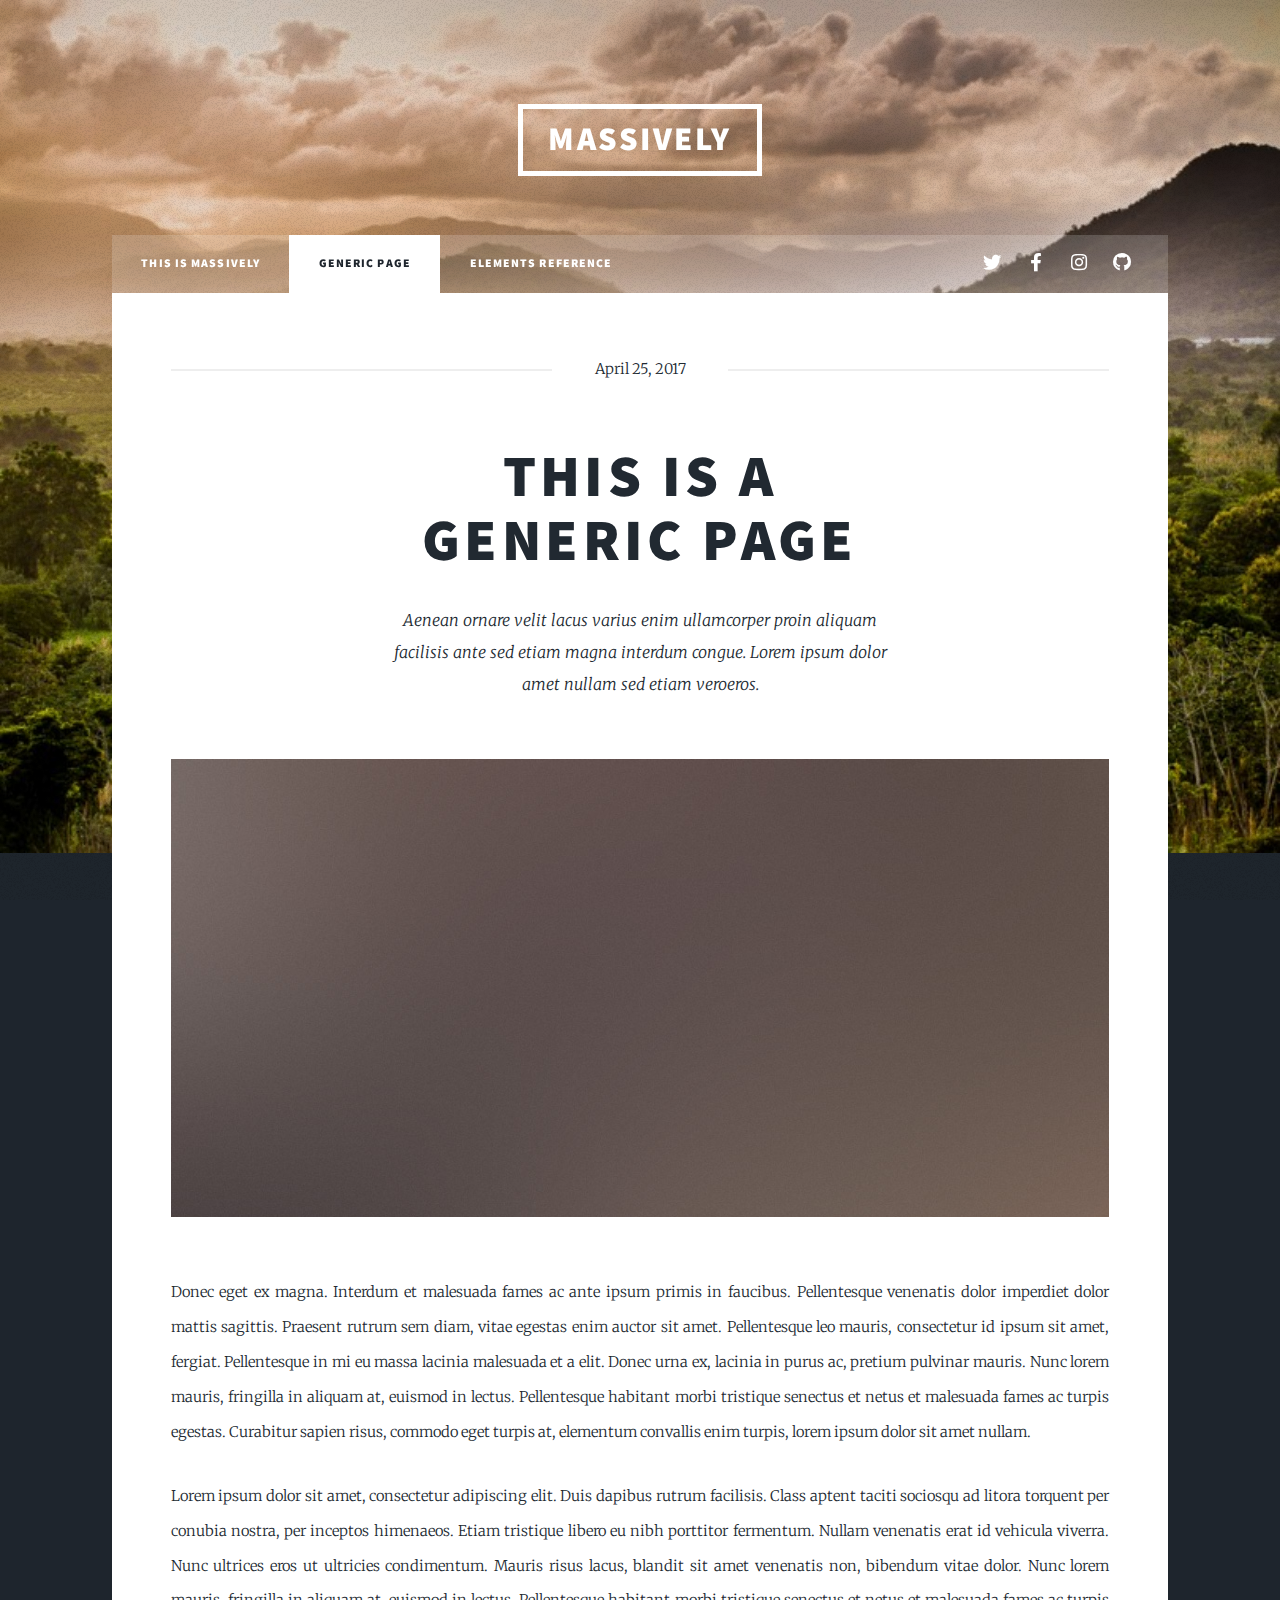
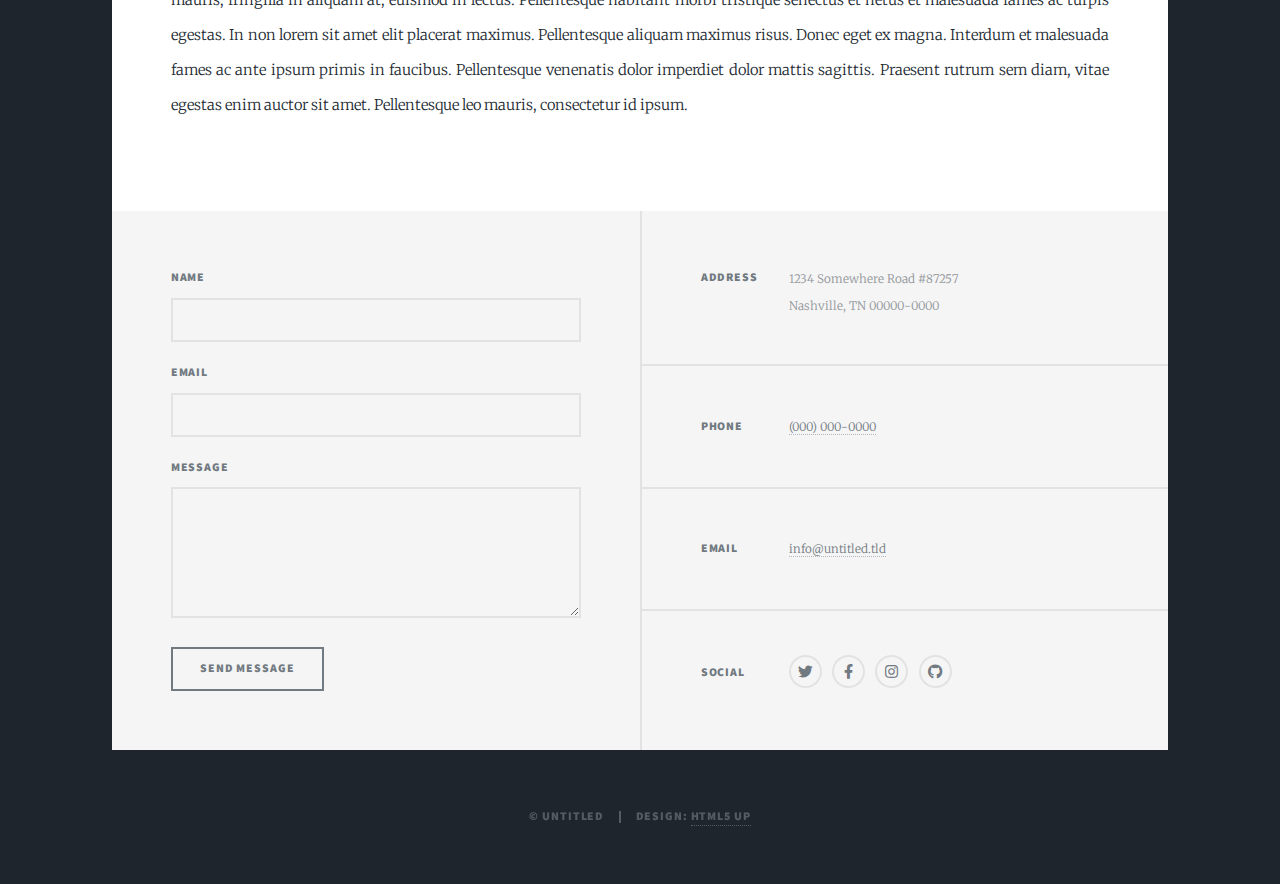
<file: generic.html>
<!DOCTYPE HTML>
<!--
	Massively by HTML5 UP
	html5up.net | @ajlkn
	Free for personal and commercial use under the CCA 3.0 license (html5up.net/license)
-->
<html>
	<head>
		<title>Generic Page - Massively by HTML5 UP</title>
		<meta charset="utf-8" />
		<meta name="viewport" content="width=device-width, initial-scale=1, user-scalable=no" />
		<link rel="stylesheet" href="assets/css/main.css" />
		<noscript><link rel="stylesheet" href="assets/css/noscript.css" /></noscript>
	</head>
	<body class="is-preload">

		<!-- Wrapper -->
			<div id="wrapper">

				<!-- Header -->
					<header id="header">
						<a href="index.html" class="logo">Massively</a>
					</header>

				<!-- Nav -->
					<nav id="nav">
						<ul class="links">
							<li><a href="index.html">This is Massively</a></li>
							<li class="active"><a href="generic.html">Generic Page</a></li>
							<li><a href="elements.html">Elements Reference</a></li>
						</ul>
						<ul class="icons">
							<li><a href="#" class="icon brands fa-twitter"><span class="label">Twitter</span></a></li>
							<li><a href="#" class="icon brands fa-facebook-f"><span class="label">Facebook</span></a></li>
							<li><a href="#" class="icon brands fa-instagram"><span class="label">Instagram</span></a></li>
							<li><a href="#" class="icon brands fa-github"><span class="label">GitHub</span></a></li>
						</ul>
					</nav>

				<!-- Main -->
					<div id="main">

						<!-- Post -->
							<section class="post">
								<header class="major">
									<span class="date">April 25, 2017</span>
									<h1>This is a<br />
									Generic Page</h1>
									<p>Aenean ornare velit lacus varius enim ullamcorper proin aliquam<br />
									facilisis ante sed etiam magna interdum congue. Lorem ipsum dolor<br />
									amet nullam sed etiam veroeros.</p>
								</header>
								<div class="image main"><img src="images/pic01.jpg" alt="" /></div>
								<p>Donec eget ex magna. Interdum et malesuada fames ac ante ipsum primis in faucibus. Pellentesque venenatis dolor imperdiet dolor mattis sagittis. Praesent rutrum sem diam, vitae egestas enim auctor sit amet. Pellentesque leo mauris, consectetur id ipsum sit amet, fergiat. Pellentesque in mi eu massa lacinia malesuada et a elit. Donec urna ex, lacinia in purus ac, pretium pulvinar mauris. Nunc lorem mauris, fringilla in aliquam at, euismod in lectus. Pellentesque habitant morbi tristique senectus et netus et malesuada fames ac turpis egestas. Curabitur sapien risus, commodo eget turpis at, elementum convallis enim turpis, lorem ipsum dolor sit amet nullam.</p>
								<p>Lorem ipsum dolor sit amet, consectetur adipiscing elit. Duis dapibus rutrum facilisis. Class aptent taciti sociosqu ad litora torquent per conubia nostra, per inceptos himenaeos. Etiam tristique libero eu nibh porttitor fermentum. Nullam venenatis erat id vehicula viverra. Nunc ultrices eros ut ultricies condimentum. Mauris risus lacus, blandit sit amet venenatis non, bibendum vitae dolor. Nunc lorem mauris, fringilla in aliquam at, euismod in lectus. Pellentesque habitant morbi tristique senectus et netus et malesuada fames ac turpis egestas. In non lorem sit amet elit placerat maximus. Pellentesque aliquam maximus risus. Donec eget ex magna. Interdum et malesuada fames ac ante ipsum primis in faucibus. Pellentesque venenatis dolor imperdiet dolor mattis sagittis. Praesent rutrum sem diam, vitae egestas enim auctor sit amet. Pellentesque leo mauris, consectetur id ipsum.</p>
							</section>

					</div>

				<!-- Footer -->
					<footer id="footer">
						<section>
							<form method="post" action="#">
								<div class="fields">
									<div class="field">
										<label for="name">Name</label>
										<input type="text" name="name" id="name" />
									</div>
									<div class="field">
										<label for="email">Email</label>
										<input type="text" name="email" id="email" />
									</div>
									<div class="field">
										<label for="message">Message</label>
										<textarea name="message" id="message" rows="3"></textarea>
									</div>
								</div>
								<ul class="actions">
									<li><input type="submit" value="Send Message" /></li>
								</ul>
							</form>
						</section>
						<section class="split contact">
							<section class="alt">
								<h3>Address</h3>
								<p>1234 Somewhere Road #87257<br />
								Nashville, TN 00000-0000</p>
							</section>
							<section>
								<h3>Phone</h3>
								<p><a href="#">(000) 000-0000</a></p>
							</section>
							<section>
								<h3>Email</h3>
								<p><a href="#">info@untitled.tld</a></p>
							</section>
							<section>
								<h3>Social</h3>
								<ul class="icons alt">
									<li><a href="#" class="icon brands alt fa-twitter"><span class="label">Twitter</span></a></li>
									<li><a href="#" class="icon brands alt fa-facebook-f"><span class="label">Facebook</span></a></li>
									<li><a href="#" class="icon brands alt fa-instagram"><span class="label">Instagram</span></a></li>
									<li><a href="#" class="icon brands alt fa-github"><span class="label">GitHub</span></a></li>
								</ul>
							</section>
						</section>
					</footer>

				<!-- Copyright -->
					<div id="copyright">
						<ul><li>&copy; Untitled</li><li>Design: <a href="https://html5up.net">HTML5 UP</a></li></ul>
					</div>

			</div>

		<!-- Scripts -->
			<script src="assets/js/jquery.min.js"></script>
			<script src="assets/js/jquery.scrollex.min.js"></script>
			<script src="assets/js/jquery.scrolly.min.js"></script>
			<script src="assets/js/browser.min.js"></script>
			<script src="assets/js/breakpoints.min.js"></script>
			<script src="assets/js/util.js"></script>
			<script src="assets/js/main.js"></script>

	</body>
</html>
</file>
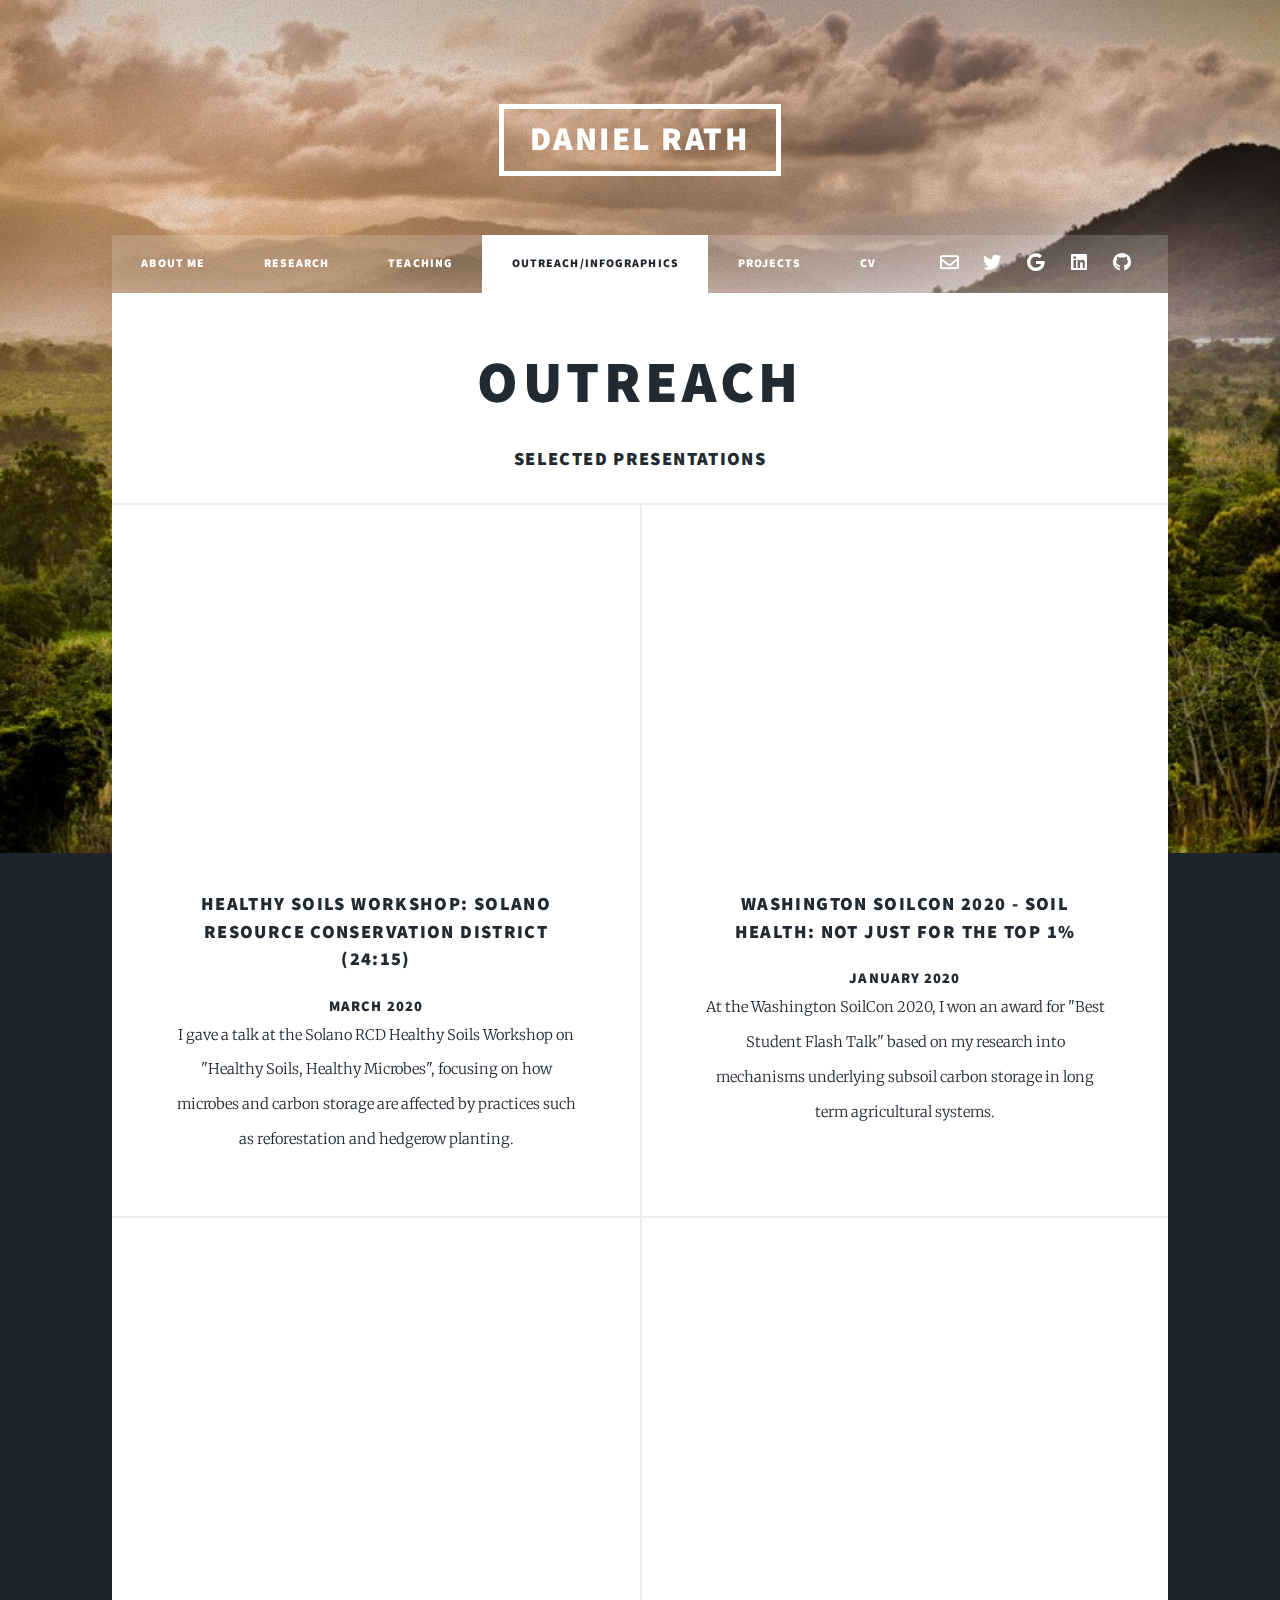
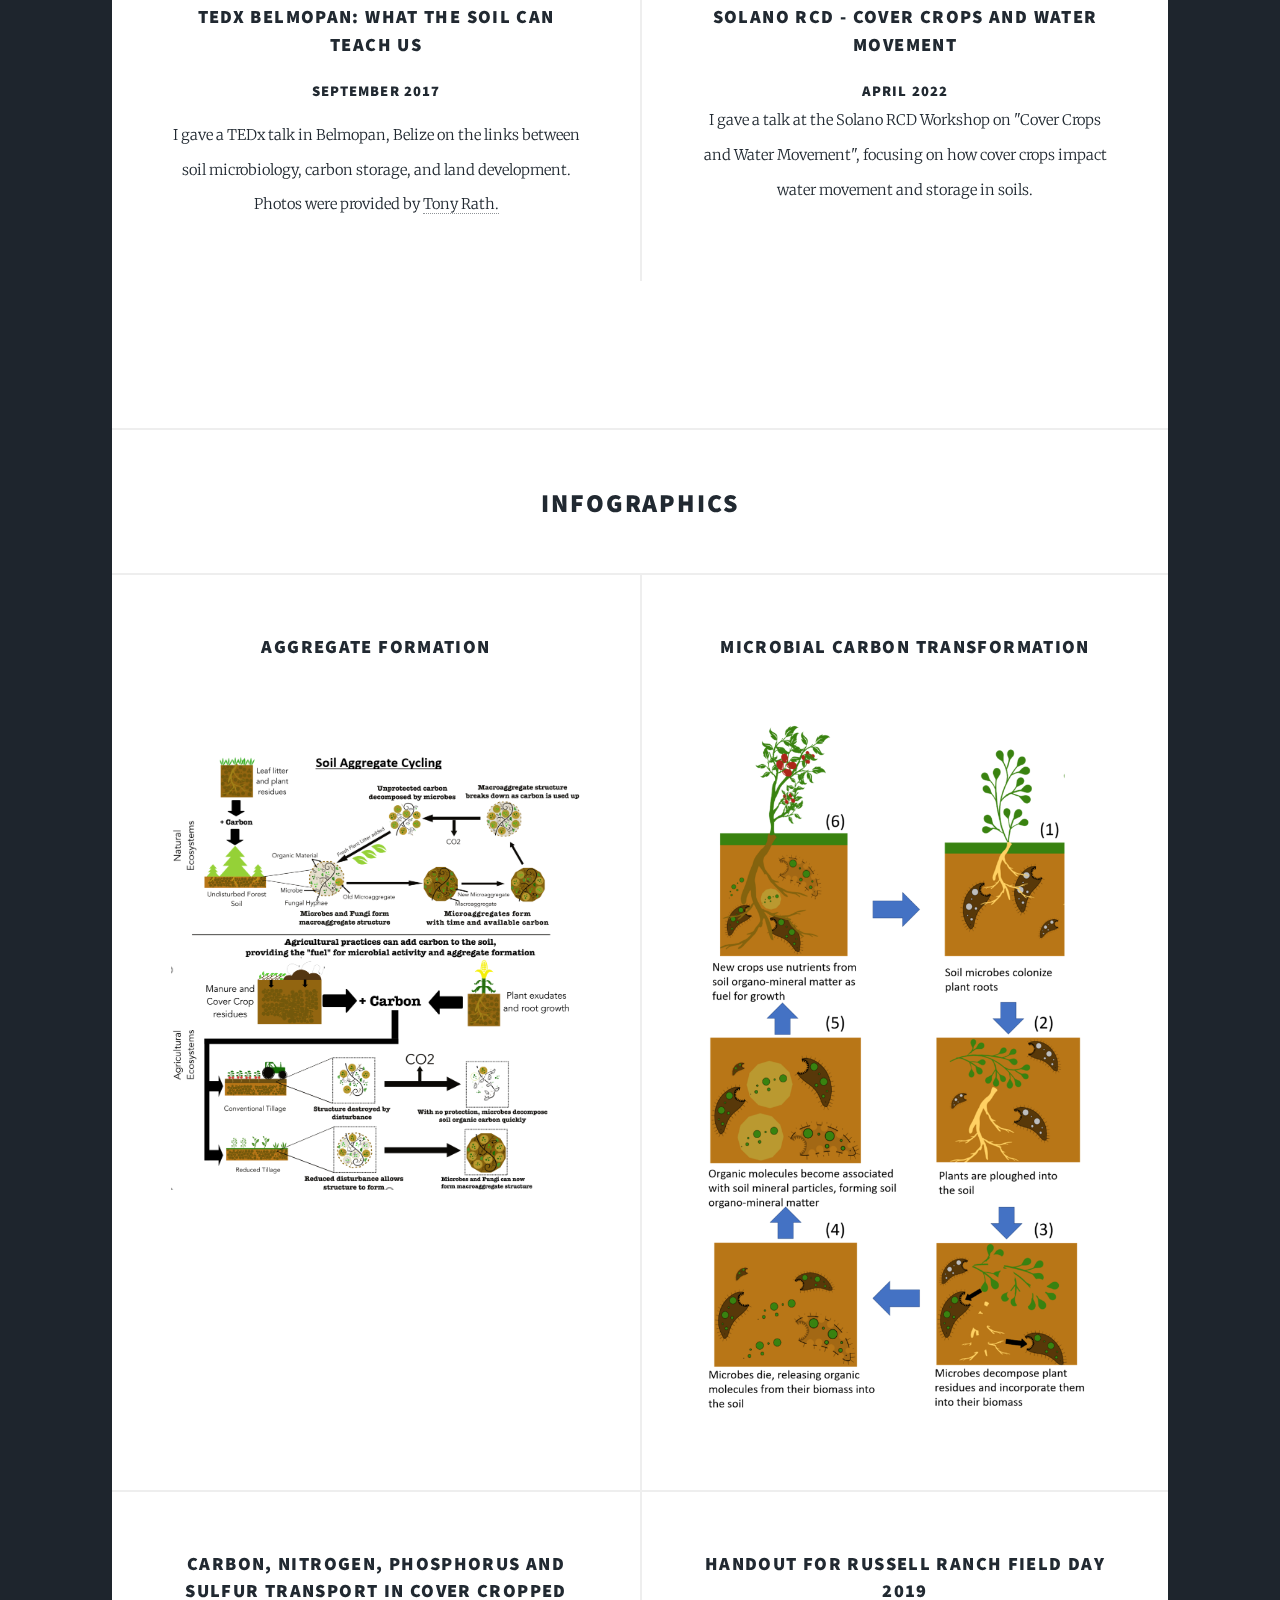
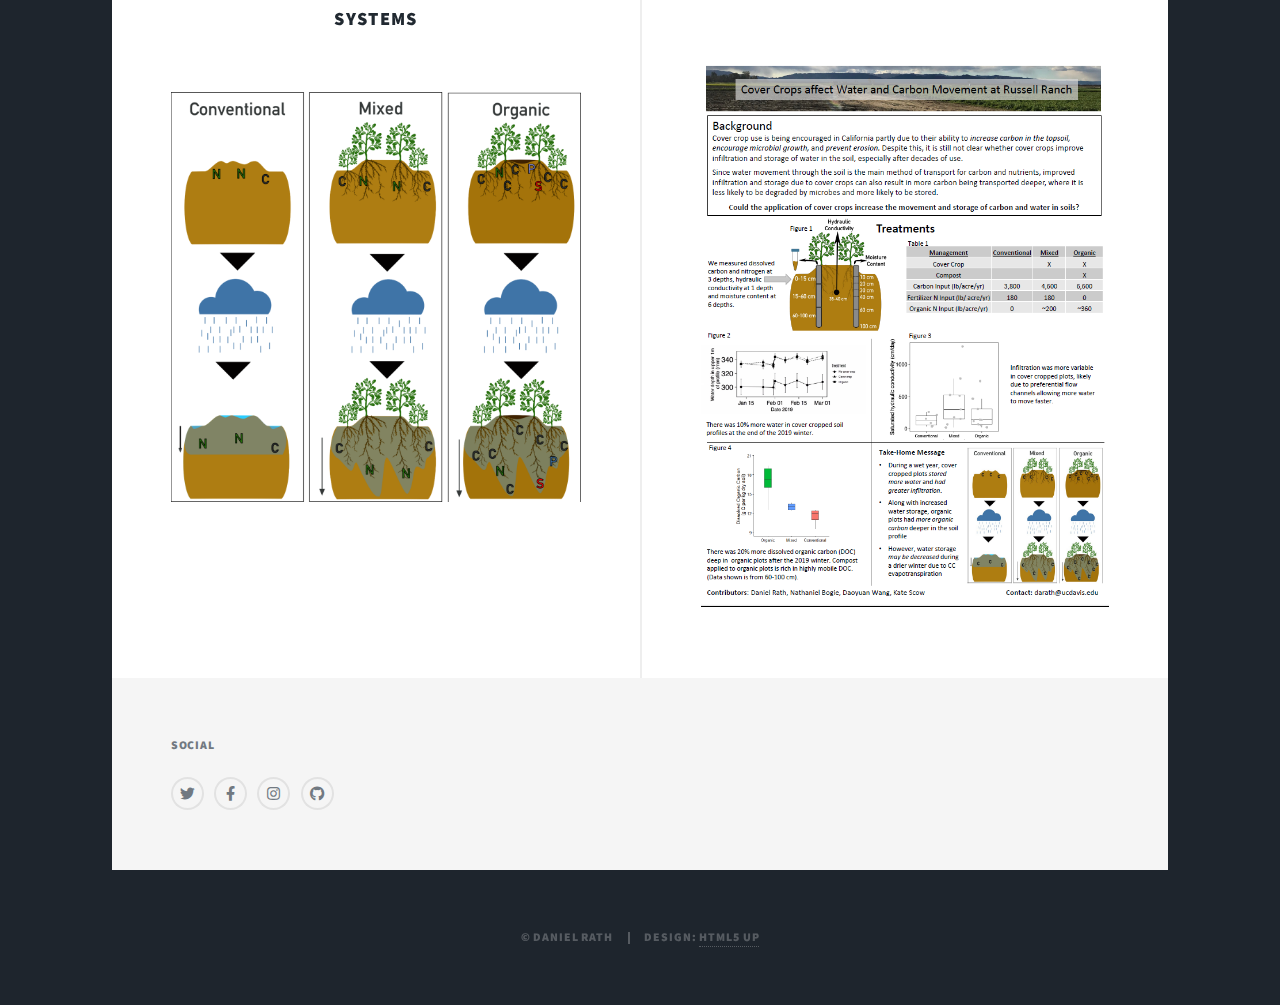
<file: outreach.html>
<!DOCTYPE HTML>
<!--
	Massively by HTML5 UP
	html5up.net | @ajlkn
	Free for personal and commercial use under the CCA 3.0 license (html5up.net/license)
-->
<html>
	<head>
		<title>Daniel Rath - Outreach</title>
		<meta charset="utf-8" />
		<meta name="viewport" content="width=device-width, initial-scale=1, user-scalable=no" />
		<link rel="stylesheet" href="assets/css/main.css" />
		<noscript><link rel="stylesheet" href="assets/css/noscript.css" /></noscript>
	</head>
	<body class="is-preload">

		<!-- Wrapper -->
			<div id="wrapper">

				<!-- Header -->
          <header id="header">
						<a href="index.html" class="logo">Daniel Rath</a>
					</header>


				<!-- Nav -->
					<nav id="nav">
						<ul class="links">
							<li><a href="index.html">About Me</a></li>
							<li><a href="research.html">Research</a></li>
							<li><a href="teaching.html">Teaching</a></li>
							<li  class="active"><a href="outreach.html">Outreach/Infographics</a></li>
							<li><a href="projects.html">Projects</a></li>
							<li><a href="drath_cv.pdf">CV</a></li>
						</ul>
						<ul class="icons">
						  <li><a href="mailto:darath@ucdavis.edu" class="icon fa-envelope"><span class="label">Email</span></a></li>
							<li><a href="https://twitter.com/dangrigarath" class="icon brands fa-twitter"><span class="label">Twitter</span></a></li>
							<li><a href="https://scholar.google.com/citations?user=F1vAXI0AAAAJ" class="icon brands fa-google"><span class="label">Google Scholar</span></a></li>
							<li><a href="https://www.linkedin.com/in/daniel-rath-7a599962/" class="icon brands fa-linkedin"><span class="label">LinkedIn</span></a></li>
							<li><a href="https://github.com/danrath/" class="icon brands fa-github"><span class="label">GitHub</span></a></li>
						</ul>
					</nav>

				<!-- Main -->
					<div id="main">

						<!-- Post -->
							
								<header class="major">
									<h1>Outreach</h1><p></p>
									<h3>Selected Presentations</h3></header>
									<section class="posts">
									
									<article>
		  
                <span> 
									  <iframe width="560" height="315" src="https://www.youtube.com/embed/ukRoj2s2azc?t=1468" title="YouTube video player" frameborder="0" allow="accelerometer; autoplay; clipboard-write; encrypted-media; gyroscope; picture-in-picture" allowfullscreen></iframe></span><h3>Healthy Soils Workshop: Solano Resource Conservation District (24:15)</h3>
										<h4>March 2020</h4>
					I gave a talk at the Solano RCD Healthy Soils Workshop on "Healthy Soils, Healthy Microbes", focusing on how microbes and carbon storage are affected by practices such as reforestation and hedgerow planting. 
					</article>
					
							<article>	<span>	<iframe width="420" height="315" src="https://www.youtube.com/embed/Z_yQStIDCvM" frameborder="0" allowfullscreen></iframe></span><h3>Washington SoilCon 2020 - Soil Health: Not just for the top 1%</h3>
										<h4>January 2020</h4>
						At the Washington SoilCon 2020, I won an award for "Best Student Flash Talk" based on my research into mechanisms underlying subsoil carbon storage in long term agricultural systems. 
					</article>
					
					<article>
									<span>	<iframe width="420" height="315" src="https://www.youtube.com/embed/xvcQq47C2pk" frameborder="0" allowfullscreen class="left"></iframe></span><h3>TEDx Belmopan: What the Soil can Teach Us</h3>
										<h4>September 2017</h4>
						I gave a TEDx talk in Belmopan, Belize on the links between soil microbiology, carbon storage, and land development. Photos were provided by <a href="http://tonyrath.com/index.html">Tony Rath.</a> 
						</article>
						
													<article>	<span><iframe width="560" height="315" src="https://www.youtube.com/embed/kKyxDFD1Tvo?start=853" title="YouTube video player" frameborder="0" allow="accelerometer; autoplay; clipboard-write; encrypted-media; gyroscope; picture-in-picture" allowfullscreen></iframe></span><h3>Solano RCD - Cover Crops and Water Movement</h3>
										<h4>April 2022</h4>
					I gave a talk at the Solano RCD  Workshop on "Cover Crops and Water Movement", focusing on how cover crops impact water movement and storage in soils. 
					</article><p></p>
						</section>
								
						<header class="major">
									<h2>Infographics</h2><p></p>
									</header>
			
												<section class="posts">
								<article>
								<h3>Aggregate Formation</h3><br>
								<a href="images/infographic_aggregate.png" class="image fit"><img src="images/infographic_aggregate.png" alt=""/></a>
								</article>
															
								
								<article>
										<h3>Microbial Carbon Transformation</h3>
								<a href="images/infographic_microbialc.png" class="image fit"><img src="images/infographic_microbialc.png" alt="" /></a>
								</article>
								
									<article>
									<header>
										<h3>Carbon, Nitrogen, Phosphorus and Sulfur Transport in Cover Cropped Systems</h3>
									</header>
							<a href="images/graphicalabstract.png" class="image fit"><img src="images/graphicalabstract.png" alt="" /></a>
								</article>

																<article>
									<header>
										<h3>Handout for Russell Ranch Field Day 2019</h3>
									</header>
							<a href="images/RR_FieldDay_Handout_2019.pdf" class="image fit"><img src="images/handout_2019.png" alt="" /></a>
								</article>

							
							
							</section>
							</section>

					</div>

				

					<footer id="footer">
						<section>
						<!--	<form method="post" action="#">
								<div class="fields">
									<div class="field">
										<label for="name">Name</label>
										<input type="text" name="name" id="name" />
									</div>
									<div class="field">
										<label for="email">Email</label>
										<input type="text" name="email" id="email" />
									</div>
									<div class="field">
										<label for="message">Message</label>
										<textarea name="message" id="message" rows="3"></textarea>
									</div>
								</div>
								<ul class="actions">
									<li><input type="submit" value="Send Message" /></li>
								</ul>
							</form>
						</section>
						<section class="split contact">
							<section class="alt">
								<h3>Address</h3>
								<p>1234 Somewhere Road #87257<br />
								Nashville, TN 00000-0000</p>
							</section>
							<section>
								<h3>Phone</h3>
								<p><a href="#">(000) 000-0000</a></p>
							</section>
							<section>
								<h3>Email</h3>
								<p><a href="#">info@untitled.tld</a></p>
							</section>
							<section>--->
								<h3>Social</h3>
								<ul class="icons alt">
									<li><a href="#" class="icon brands alt fa-twitter"><span class="label">Twitter</span></a></li>
									<li><a href="#" class="icon brands alt fa-facebook-f"><span class="label">Facebook</span></a></li>
									<li><a href="#" class="icon brands alt fa-instagram"><span class="label">Instagram</span></a></li>
									<li><a href="#" class="icon brands alt fa-github"><span class="label">GitHub</span></a></li>
								</ul>
							</section>
						</section>
					</footer>

				<!-- Copyright -->
					<div id="copyright">
						<ul><li>&copy; Daniel Rath</li><li>Design: <a href="https://html5up.net">HTML5 UP</a></li></ul>
					</div>

			</div>

		<!-- Scripts -->
			<script src="assets/js/jquery.min.js"></script>
			<script src="assets/js/jquery.scrollex.min.js"></script>
			<script src="assets/js/jquery.scrolly.min.js"></script>
			<script src="assets/js/browser.min.js"></script>
			<script src="assets/js/breakpoints.min.js"></script>
			<script src="assets/js/util.js"></script>
			<script src="assets/js/main.js"></script>

	</body>
</html>
</file>
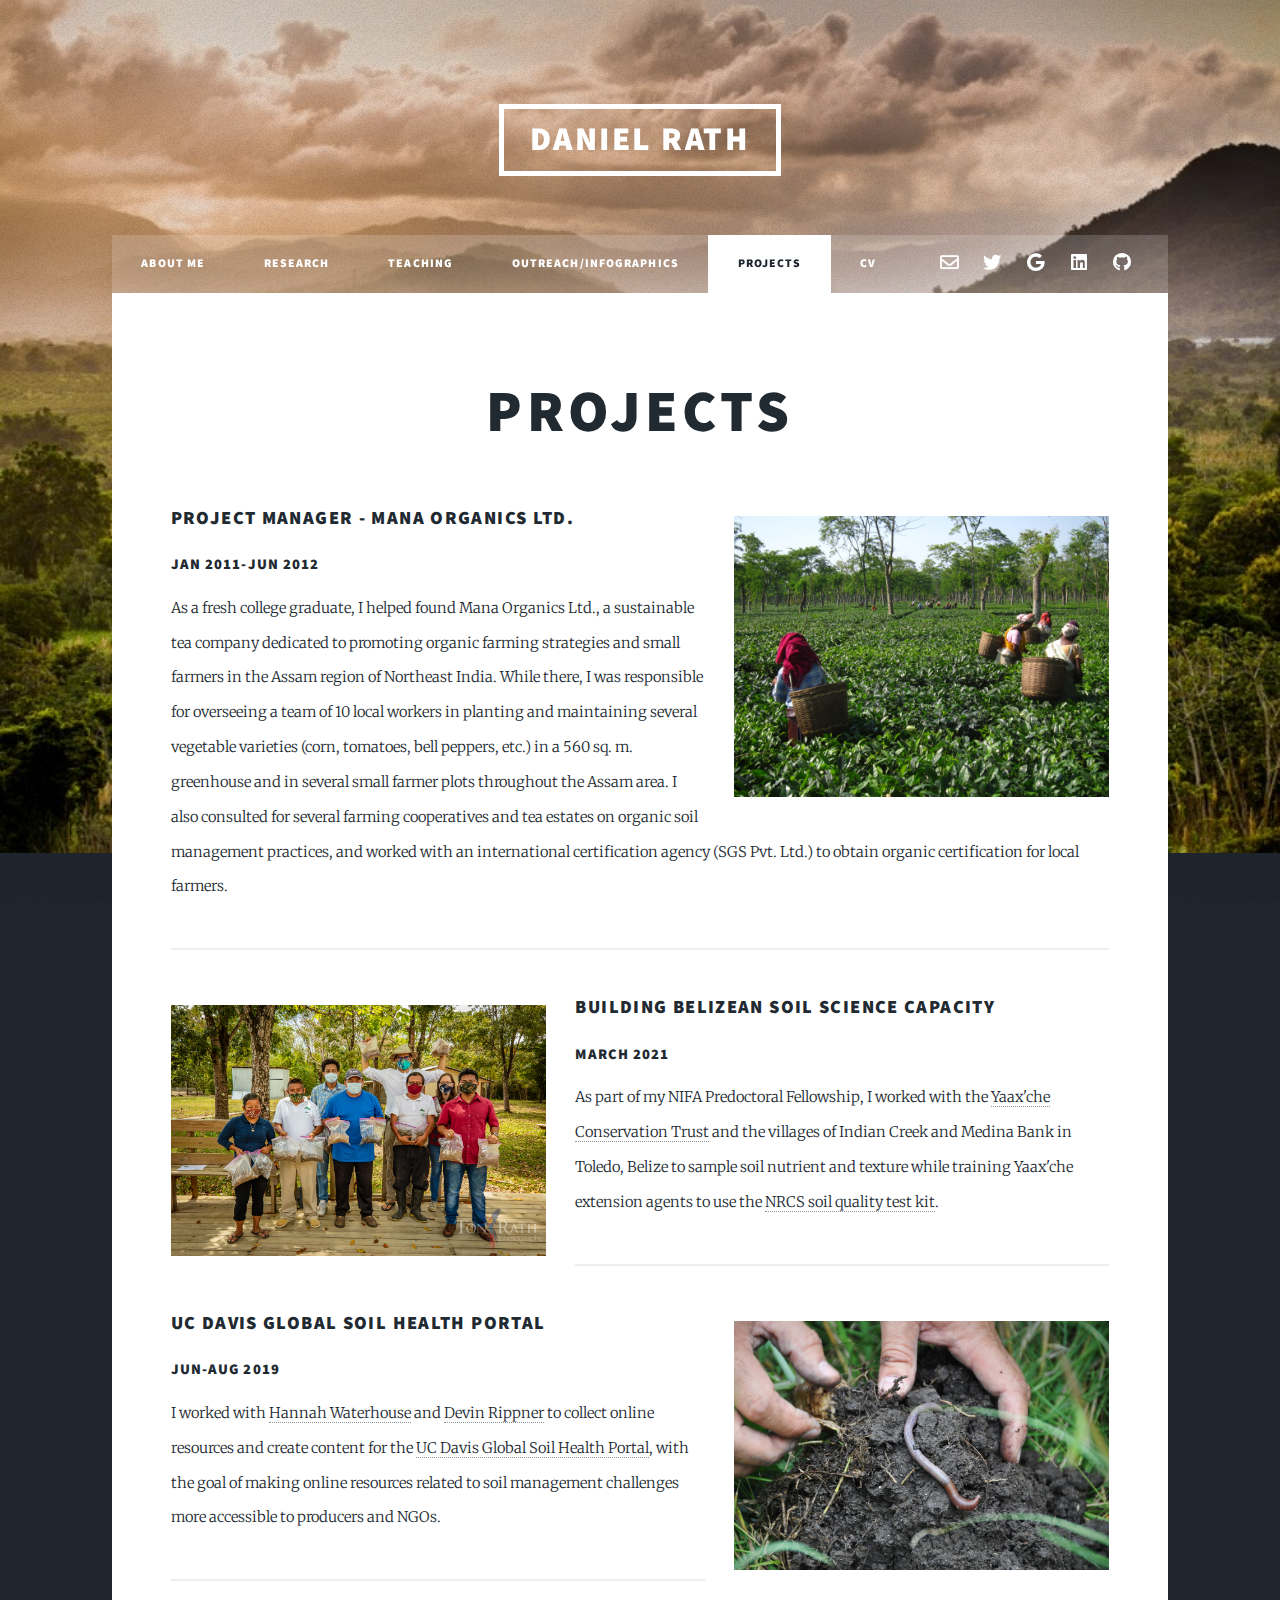
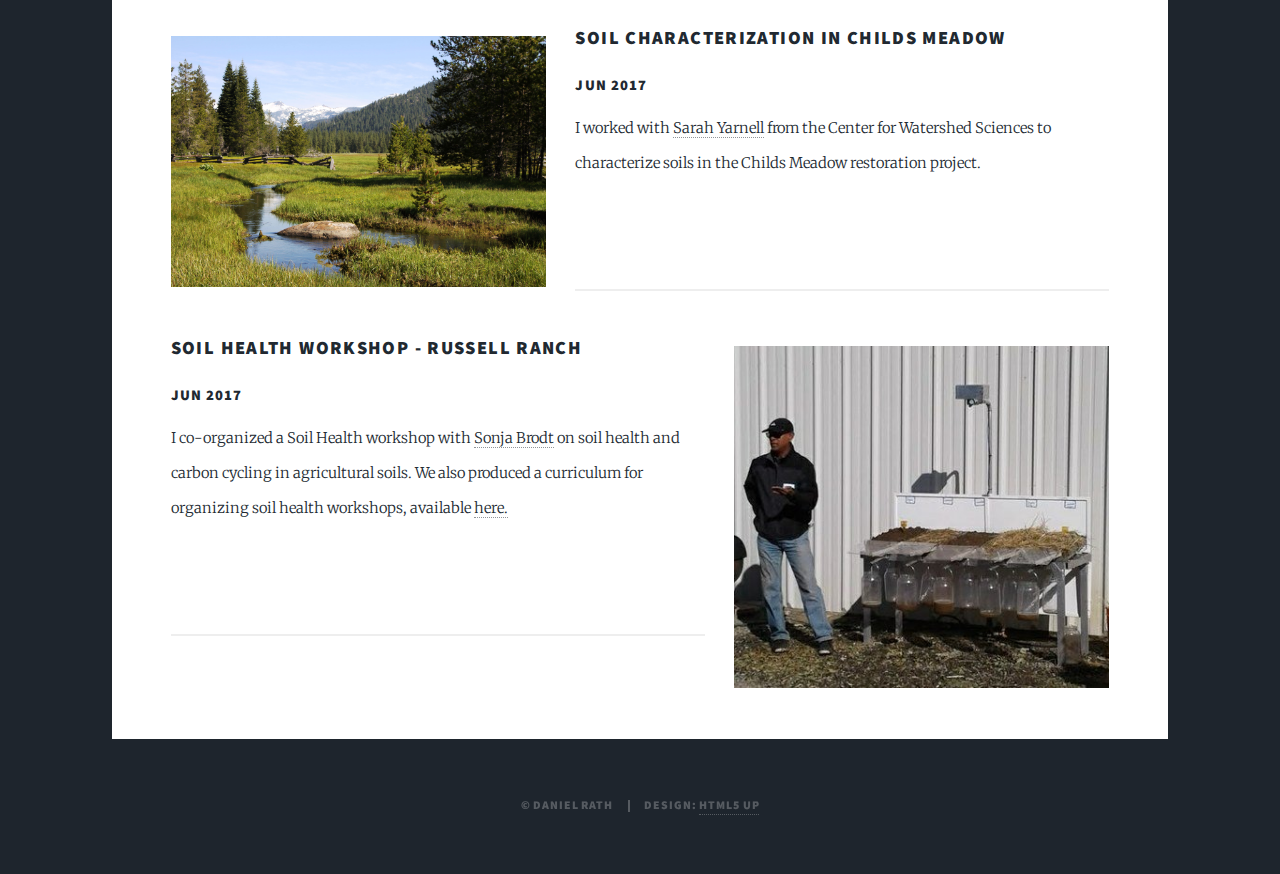
<file: projects.html>
<!DOCTYPE HTML>
<!--
	Massively by HTML5 UP
	html5up.net | @ajlkn
	Free for personal and commercial use under the CCA 3.0 license (html5up.net/license)
-->
<html>
	<head>
		<title>Daniel Rath - Projects</title>
		<meta charset="utf-8" />
		<meta name="viewport" content="width=device-width, initial-scale=1, user-scalable=no" />
		<link rel="stylesheet" href="assets/css/main.css" />
		<noscript><link rel="stylesheet" href="assets/css/noscript.css" /></noscript>
	</head>
	<body class="is-preload">

		<!-- Wrapper -->
			<div id="wrapper">

				<!-- Header -->
          <header id="header">
						<a href="index.html" class="logo">Daniel Rath</a>
					</header>


				<!-- Nav -->
					<nav id="nav">
						<ul class="links">
							<li><a href="index.html">About Me</a></li>
							<li><a href="research.html">Research</a></li>
							<li><a href="teaching.html">Teaching</a></li>
							<li><a href="outreach.html">Outreach/Infographics</a></li>
							<li  class="active"><a href="projects.html">Projects</a></li>
							<li><a href="drath_cv.pdf">CV</a></li>
						</ul>
						<ul class="icons">
						  <li><a href="mailto:darath@ucdavis.edu" class="icon fa-envelope"><span class="label">Email</span></a></li>
							<li><a href="https://twitter.com/dangrigarath" class="icon brands fa-twitter"><span class="label">Twitter</span></a></li>
							<li><a href="https://scholar.google.com/citations?user=F1vAXI0AAAAJ" class="icon brands fa-google"><span class="label">Google Scholar</span></a></li>
							<li><a href="https://www.linkedin.com/in/daniel-rath-7a599962/" class="icon brands fa-linkedin"><span class="label">LinkedIn</span></a></li>
							<li><a href="https://github.com/danrath/" class="icon brands fa-github"><span class="label">GitHub</span></a></li>
						</ul>
					</nav>

				<!-- Main -->
					<div id="main">
					  
						<!-- Post -->
							<section class="post">
								<header class="major">
									<h1>Projects</h1>
										</header>
										
																						<span><a href="https://mana-organics.com/" class="image right"><img src="images/projects01.JPG" alt="" /></a><p></p></span><h3>Project Manager - Mana Organics Ltd.</h3>
										<h4>Jan 2011-Jun 2012</h4>
					As a fresh college graduate, I helped found Mana Organics Ltd., a sustainable tea company dedicated to promoting organic farming strategies and small farmers in the Assam region of Northeast India. While there, I was responsible for overseeing a team of 10 local workers in planting and maintaining several vegetable varieties (corn, tomatoes, bell peppers, etc.) in a 560 sq. m. greenhouse and in several small farmer plots throughout the Assam area. I also consulted for several farming cooperatives and tea estates on organic soil management practices, and worked with an international certification agency (SGS Pvt. Ltd.) to obtain organic certification for local farmers.</a><p></p><hr>
						
									
										<p><span><a href="https://yaaxche.org/" class="image left"><img src="images/yaaxche_workshop.jpg" alt="" /></a></span><h3>Building Belizean Soil Science Capacity</h3>
										<h4>March 2021</h4>
						As part of my NIFA Predoctoral Fellowship, I worked with the <a href="https://yaaxche.org/">Yaax'che Conservation Trust</a> and the villages of Indian Creek and Medina Bank in Toledo, Belize to sample soil nutrient and texture while training Yaax'che extension agents to use the <a href="https://www.nrcs.usda.gov/wps/portal/nrcs/detail/soils/health/assessment/?cid=nrcs142p2_053873">NRCS soil quality test kit</a>.<p></p><p></p><hr>
						
										<p><span><a href="http://soilhealth.ucdavis.edu/" class="image right"><img src="images/soilhealth.jpg" alt="" /><p></p></a></span><h3>UC Davis Global Soil Health Portal</h3>
										<h4>Jun-Aug 2019</h4>
						I worked with <a href="https://scholar.google.com/citations?user=IaZhPqIAAAAJ&hl=en&oi=ao">Hannah Waterhouse</a> and <a href="https://scholar.google.com/citations?user=7BQ7hToAAAAJ&hl=en&oi=ao">Devin Rippner</a> to collect online resources and create content for the <a href='https://soilhealth.ucdavis.edu'>UC Davis Global Soil Health Portal</a>, with the goal of making online resources related to soil management challenges more accessible to producers and NGOs.<p></p><p></p><hr>
						
																		<p><span><a href="#" class="image left"><img src="images/childs.jpg" alt="" /></a><p></p></span><h3>Soil Characterization in Childs Meadow</h3>
										<h4>Jun 2017</h4>
						I worked with <a href="https://watershed.ucdavis.edu/people/sarah-m-yarnell">Sarah Yarnell</a> from the Center for Watershed Sciences to characterize soils in the Childs Meadow restoration project.<p></p><BR><hr>
		
												<p><span><a href="https://sarep.ucdavis.edu/are/ecosystem/soil" class="image right"><img src="images/01_0.jpg" alt="" /></a><p></p></span><h3>Soil Health Workshop - Russell Ranch</h3>
										<h4>Jun 2017</h4>
						I co-organized a Soil Health workshop with <a href = "https://ucanr.edu/?facultyid=3295">Sonja Brodt</a> on soil health and carbon cycling in agricultural soils. We also produced a curriculum for organizing soil health workshops, available <a href="https://sarep.ucdavis.edu/are/ecosystem/soil">here.</a><p></p><br><hr>
						

							</section>
					</div>

				<!-- Footer 
					<footer id="footer">
						<section>
							<form method="post" action="#">
								<div class="fields">
									<div class="field">
										<label for="name">Name</label>
										<input type="text" name="name" id="name" />
									</div>
									<div class="field">
										<label for="email">Email</label>
										<input type="text" name="email" id="email" />
									</div>
									<div class="field">
										<label for="message">Message</label>
										<textarea name="message" id="message" rows="3"></textarea>
									</div>
								</div>
								<ul class="actions">
									<li><input type="submit" value="Send Message" /></li>
								</ul>
							</form>
						</section>
						<section class="split contact">
							<section class="alt">
								<h3>Address</h3>
								<p>1234 Somewhere Road #87257<br />
								Nashville, TN 00000-0000</p>
							</section>
							<section>
								<h3>Phone</h3>
								<p><a href="#">(000) 000-0000</a></p>
							</section>
							<section>
								<h3>Email</h3>
								<p><a href="#">info@untitled.tld</a></p>
							</section>
							<section>
								<h3>Social</h3>
								<ul class="icons alt">
									<li><a href="#" class="icon brands alt fa-twitter"><span class="label">Twitter</span></a></li>
									<li><a href="#" class="icon brands alt fa-facebook-f"><span class="label">Facebook</span></a></li>
									<li><a href="#" class="icon brands alt fa-instagram"><span class="label">Instagram</span></a></li>
									<li><a href="#" class="icon brands alt fa-github"><span class="label">GitHub</span></a></li>
								</ul>
							</section>
						</section>
					</footer>--->

				<!-- Copyright -->
					<div id="copyright">
						<ul><li>&copy; Daniel Rath</li><li>Design: <a href="https://html5up.net">HTML5 UP</a></li></ul>
					</div>

			</div>

		<!-- Scripts -->
			<script src="assets/js/jquery.min.js"></script>
			<script src="assets/js/jquery.scrollex.min.js"></script>
			<script src="assets/js/jquery.scrolly.min.js"></script>
			<script src="assets/js/browser.min.js"></script>
			<script src="assets/js/breakpoints.min.js"></script>
			<script src="assets/js/util.js"></script>
			<script src="assets/js/main.js"></script>

	</body>
</html>
</file>
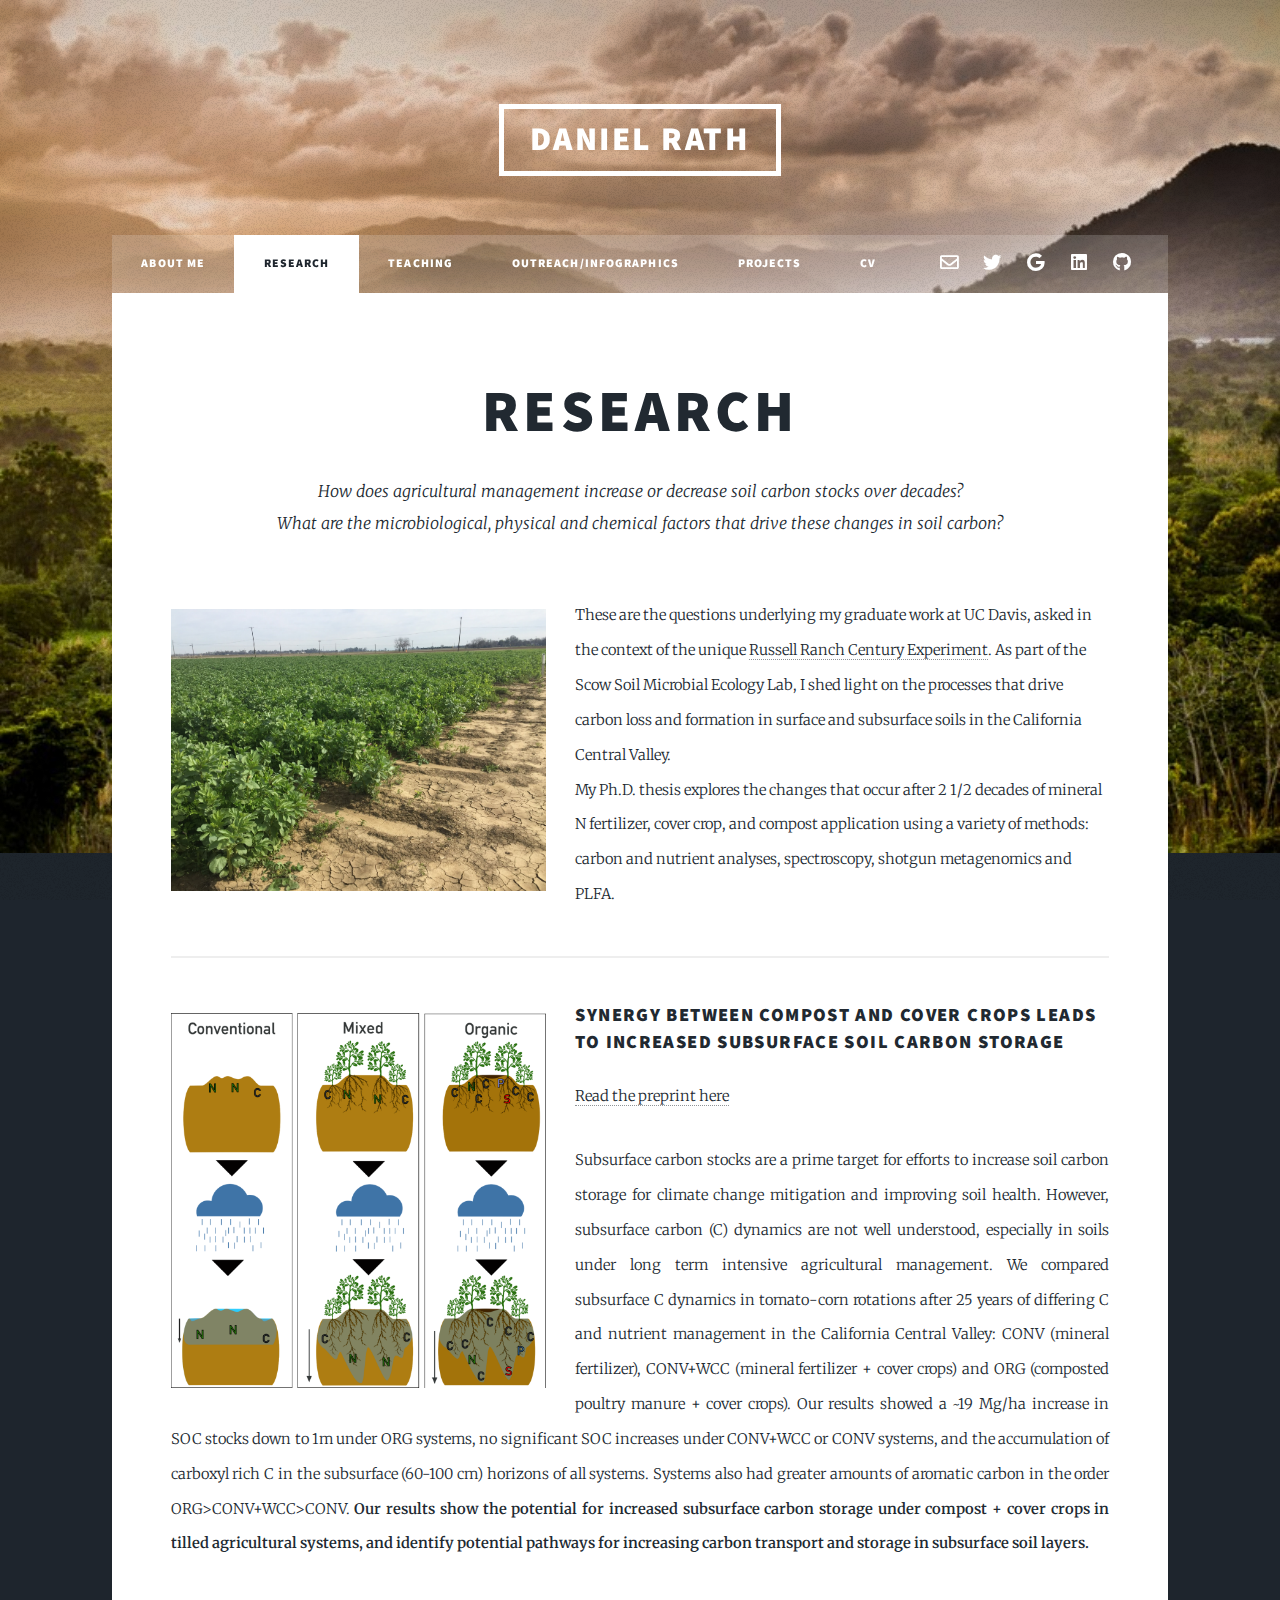
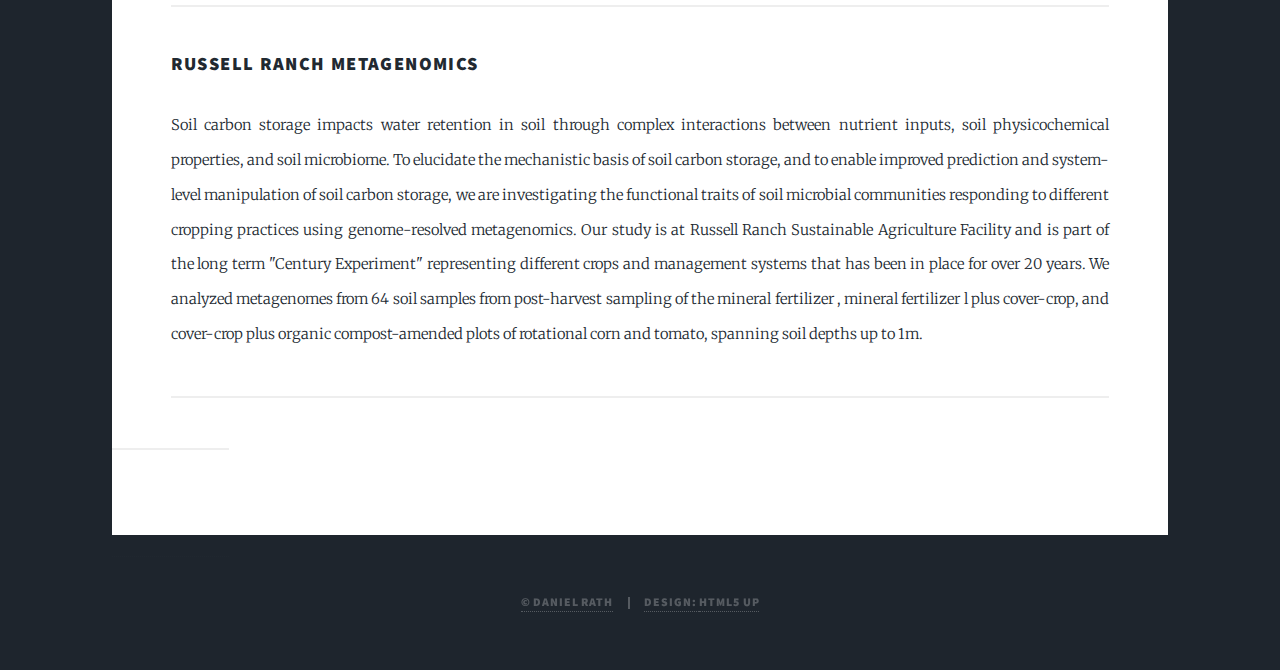
<file: research.html>
<!DOCTYPE HTML>
<!--
	Massively by HTML5 UP
	html5up.net | @ajlkn
	Free for personal and commercial use under the CCA 3.0 license (html5up.net/license)
-->
<html>
	<head>
		<title>Daniel Rath - Research</title>
		<meta charset="utf-8" />
		<meta name="viewport" content="width=device-width, initial-scale=1, user-scalable=no" />
		<link rel="stylesheet" href="assets/css/main.css" />
		<noscript><link rel="stylesheet" href="assets/css/noscript.css" /></noscript>
	</head>
	<body class="is-preload">

		<!-- Wrapper -->
			<div id="wrapper">

				<!-- Header -->
          <header id="header">
						<a href="index.html" class="logo">Daniel Rath</a>
					</header>


				<!-- Nav -->
					<nav id="nav">
						<ul class="links">
							<li><a href="index.html">About Me</a></li>
							<li class="active"><a href="research.html">Research</a></li>
							<li><a href="teaching.html">Teaching</a></li>
							<li><a href="outreach.html">Outreach/Infographics</a></li>
							<li><a href="projects.html">Projects</a></li>
							<li><a href="drath_cv.pdf">CV</a></li>
						</ul>
						<ul class="icons">
						  <li><a href="mailto:darath@ucdavis.edu" class="icon fa-envelope"><span class="label">Email</span></a></li>
							<li><a href="https://twitter.com/dangrigarath" class="icon brands fa-twitter"><span class="label">Twitter</span></a></li>
							<li><a href="https://scholar.google.com/citations?user=F1vAXI0AAAAJ" class="icon brands fa-google"><span class="label">Google Scholar</span></a></li>
							<li><a href="https://www.linkedin.com/in/daniel-rath-7a599962/" class="icon brands fa-linkedin"><span class="label">LinkedIn</span></a></li>
							<li><a href="https://github.com/danrath/" class="icon brands fa-github"><span class="label">GitHub</span></a></li>
						</ul>
					</nav>

				<!-- Main -->
					<div id="main">

						<!-- Post -->
							<section class="post">
								<header class="major">
									<h1>Research</h1>
									<p style="text-align:center;">How does agricultural management increase or decrease soil carbon stocks over decades? <br>What are the microbiological, physical and chemical factors that drive these changes in soil carbon?</p></header>

<span class="image left"><img src="images/res_01.jpg" alt="" /></span><p style="text-align:left;">These are the questions underlying my graduate work at UC Davis, asked in the context of the unique <a href="https://asi.ucdavis.edu/programs/rr">Russell Ranch Century Experiment</a>. As part of the Scow Soil Microbial Ecology Lab, I shed light on the processes that drive carbon loss and formation in surface and subsurface soils in the California Central Valley. <br>My Ph.D. thesis explores the changes that occur after 2 1/2 decades of mineral N fertilizer, cover crop, and compost application using a variety of methods: carbon and nutrient analyses, spectroscopy, shotgun metagenomics and PLFA. </p> <p></p><hr>



<p><div class="image left"><img src="images/graphicalabstract.png" alt="" /></div><h3><a name="rrsubsoilcarbon"></a>Synergy between compost and cover crops leads to increased subsurface soil carbon storage</h3>
<a href="https://soil.copernicus.org/preprints/soil-2021-19/soil-2021-19.pdf">Read the preprint here</a>
</p>

<p>Subsurface carbon stocks are a prime target for efforts to increase soil carbon storage for climate change mitigation and improving soil health. However, subsurface carbon (C) dynamics are not well understood, especially in soils under long term intensive agricultural management. We compared subsurface C dynamics in tomato-corn rotations after 25 years of differing C and nutrient management in the California Central Valley: CONV (mineral fertilizer), CONV+WCC (mineral fertilizer + cover crops) and ORG (composted poultry manure + cover crops). Our results showed a ~19 Mg/ha increase in SOC stocks down to 1m under ORG systems, no significant SOC increases under CONV+WCC or CONV systems, and the accumulation of carboxyl rich C in the subsurface (60-100 cm) horizons of all systems. Systems also had greater amounts of aromatic carbon in the order ORG>CONV+WCC>CONV. <b>Our results show the potential for increased subsurface carbon storage under compost + cover crops in tilled agricultural systems, and identify potential pathways for increasing carbon transport and storage in subsurface soil layers.</b></p> <hr>
						
<p><h3><a name="rrmetagenome">Russell Ranch Metagenomics</h3>
</p>

<p>Soil carbon storage impacts water retention in soil through complex interactions between nutrient inputs, soil physicochemical properties, and soil microbiome. To elucidate the mechanistic basis of soil carbon storage, and to enable improved prediction and system-level manipulation of soil carbon storage, we are investigating the functional traits of soil microbial communities responding to different cropping practices using genome-resolved metagenomics. Our study is at Russell Ranch Sustainable Agriculture Facility and is part of the long term "Century Experiment" representing different crops and management systems that has been in place for over 20 years. We analyzed metagenomes from 64 soil samples from post-harvest sampling of the mineral fertilizer , mineral fertilizer l plus cover-crop, and cover-crop plus organic compost-amended plots of rotational corn and tomato, spanning soil depths up to 1m. </p> <hr>								
							
							</section>
							

							
							

					</div>

				<!-- Footer 
					<footer id="footer">
						<section>
							<form method="post" action="#">
								<div class="fields">
									<div class="field">
										<label for="name">Name</label>
										<input type="text" name="name" id="name" />
									</div>
									<div class="field">
										<label for="email">Email</label>
										<input type="text" name="email" id="email" />
									</div>
									<div class="field">
										<label for="message">Message</label>
										<textarea name="message" id="message" rows="3"></textarea>
									</div>
								</div>
								<ul class="actions">
									<li><input type="submit" value="Send Message" /></li>
								</ul>
							</form>
						</section>
						<section class="split contact">
							<section class="alt">
								<h3>Address</h3>
								<p>1234 Somewhere Road #87257<br />
								Nashville, TN 00000-0000</p>
							</section>
							<section>
								<h3>Phone</h3>
								<p><a href="#">(000) 000-0000</a></p>
							</section>
							<section>
								<h3>Email</h3>
								<p><a href="#">info@untitled.tld</a></p>
							</section>
							<section>
								<h3>Social</h3>
								<ul class="icons alt">
									<li><a href="#" class="icon brands alt fa-twitter"><span class="label">Twitter</span></a></li>
									<li><a href="#" class="icon brands alt fa-facebook-f"><span class="label">Facebook</span></a></li>
									<li><a href="#" class="icon brands alt fa-instagram"><span class="label">Instagram</span></a></li>
									<li><a href="#" class="icon brands alt fa-github"><span class="label">GitHub</span></a></li>
								</ul>
							</section>
						</section>
					</footer>--->

				<!-- Copyright -->
					<div id="copyright">
						<ul><li>&copy; Daniel Rath</li><li>Design: <a href="https://html5up.net">HTML5 UP</a></li></ul>
					</div>

			</div>

		<!-- Scripts -->
			<script src="assets/js/jquery.min.js"></script>
			<script src="assets/js/jquery.scrollex.min.js"></script>
			<script src="assets/js/jquery.scrolly.min.js"></script>
			<script src="assets/js/browser.min.js"></script>
			<script src="assets/js/breakpoints.min.js"></script>
			<script src="assets/js/util.js"></script>
			<script src="assets/js/main.js"></script>

	</body>
</html>
</file>
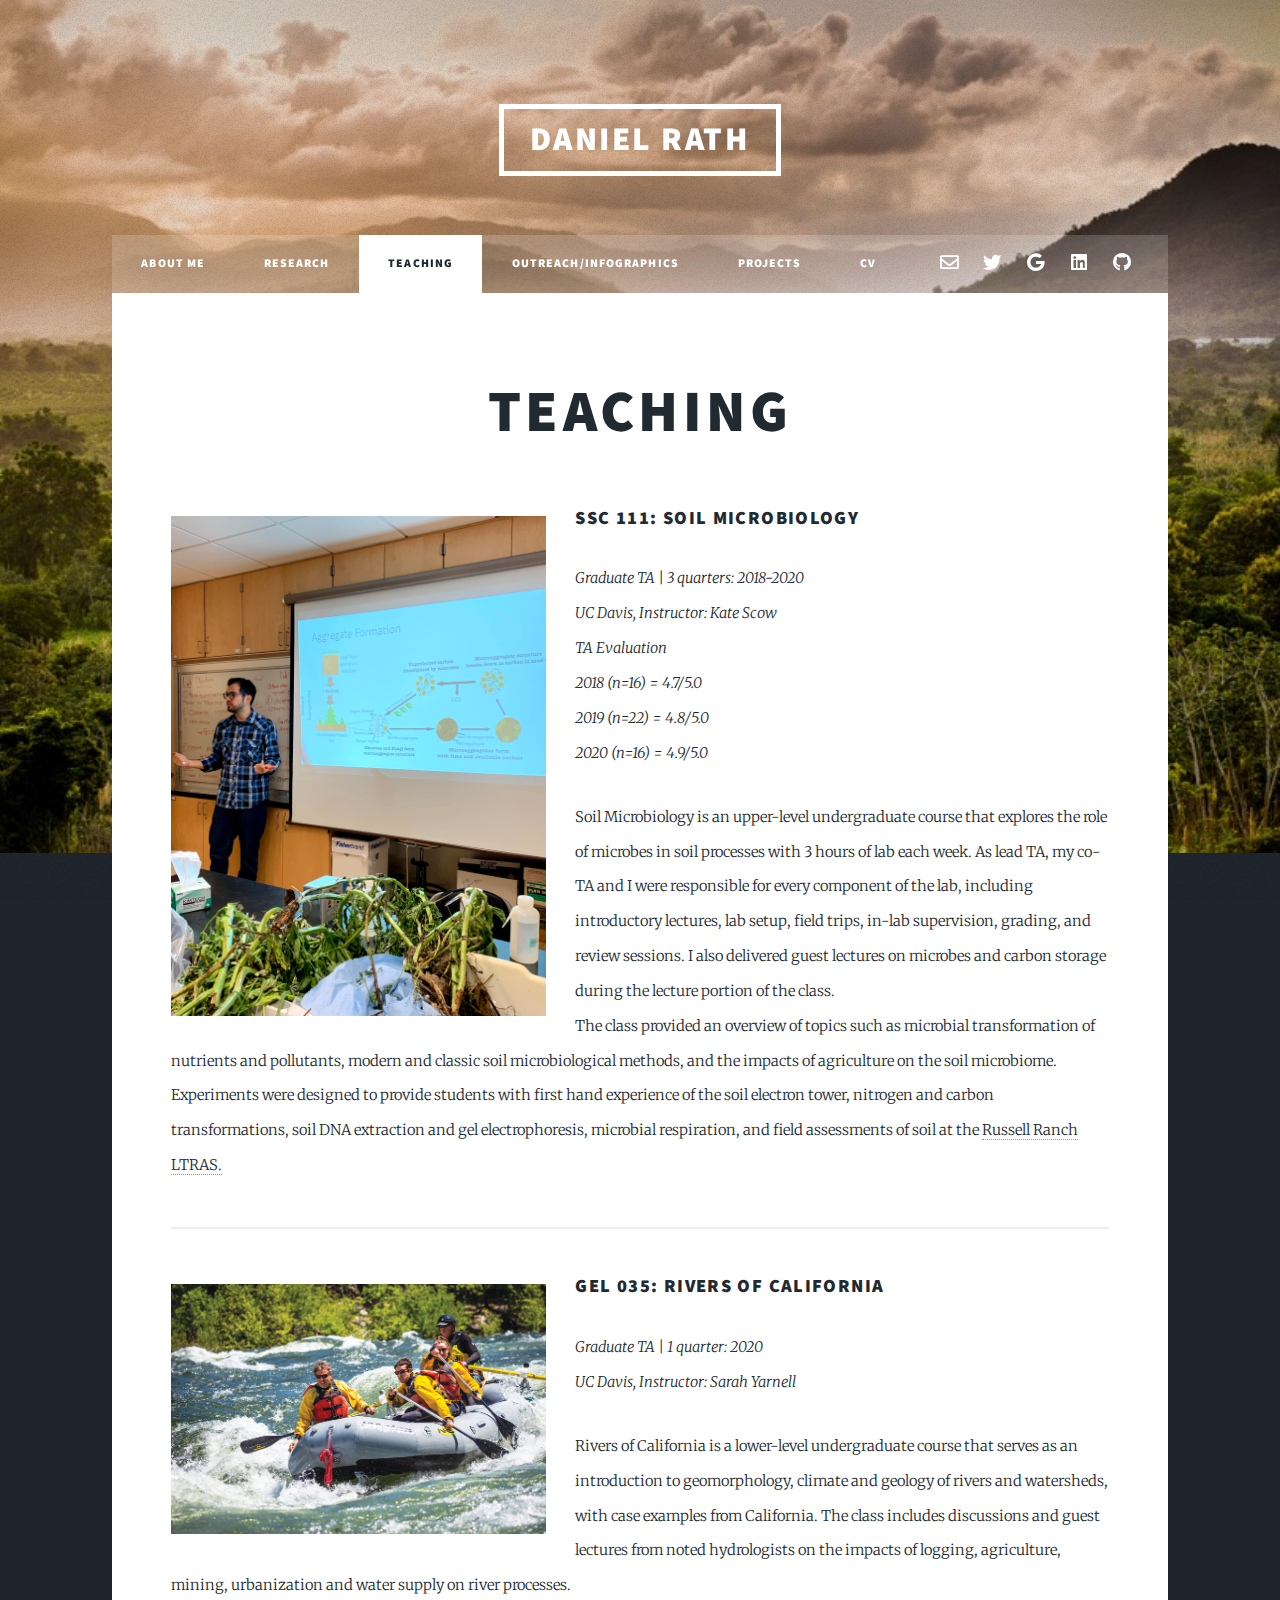
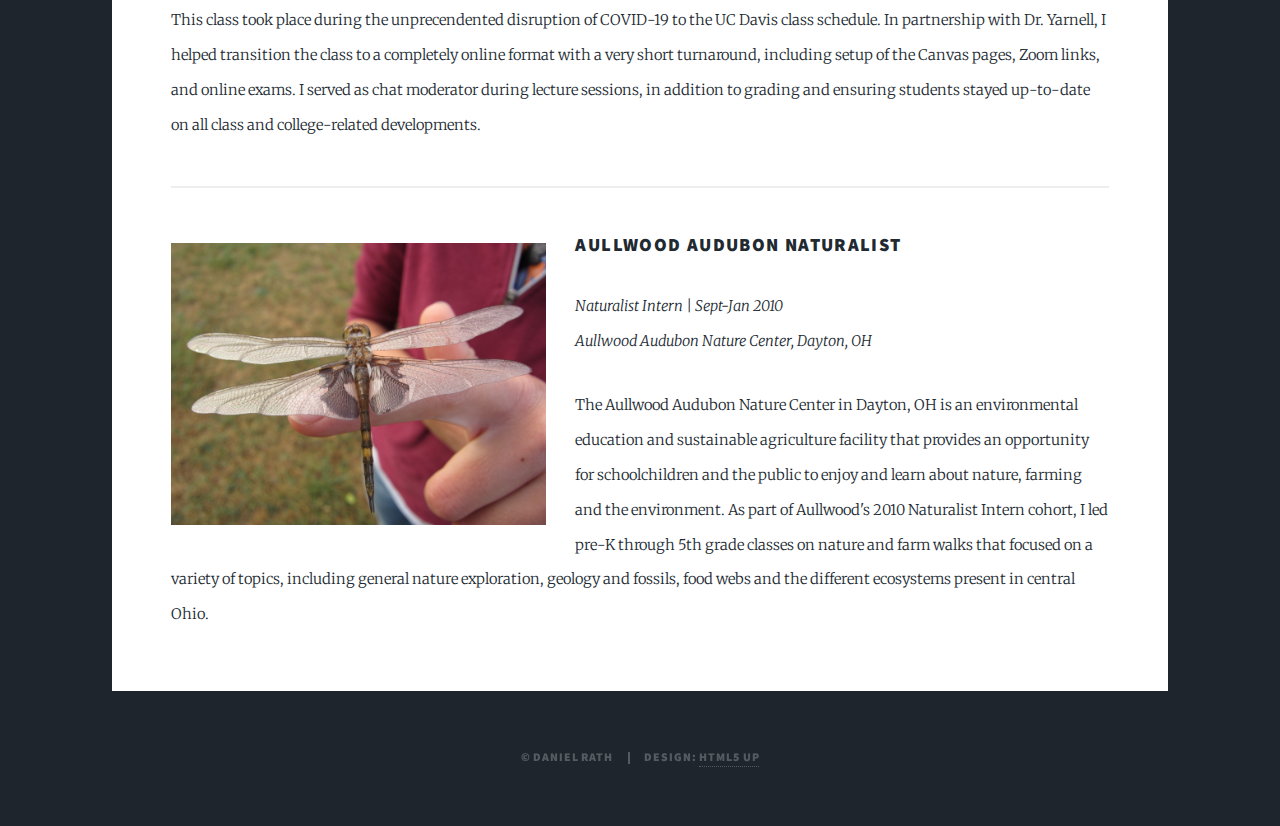
<file: teaching.html>
<!DOCTYPE HTML>
<!--
	Massively by HTML5 UP
	html5up.net | @ajlkn
	Free for personal and commercial use under the CCA 3.0 license (html5up.net/license)
-->
<html>
	<head>
		<title>Daniel Rath - Teaching</title>
		<meta charset="utf-8" />
		<meta name="viewport" content="width=device-width, initial-scale=1, user-scalable=no" />
		<link rel="stylesheet" href="assets/css/main.css" />
		<noscript><link rel="stylesheet" href="assets/css/noscript.css" /></noscript>
	</head>
	<body class="is-preload">

		<!-- Wrapper -->
			<div id="wrapper">

				<!-- Header -->
          <header id="header">
						<a href="index.html" class="logo">Daniel Rath</a>
					</header>


				<!-- Nav -->
					<nav id="nav">
						<ul class="links">
							<li><a href="index.html">About Me</a></li>
							<li><a href="research.html">Research</a></li>
							<li  class="active"><a href="teaching.html">Teaching</a></li>
							<li><a href="outreach.html">Outreach/Infographics</a></li>
							<li><a href="projects.html">Projects</a></li>
							<li><a href="drath_cv.pdf">CV</a></li>
						</ul>
						<ul class="icons">
						  <li><a href="mailto:darath@ucdavis.edu" class="icon fa-envelope"><span class="label">Email</span></a></li>
							<li><a href="https://twitter.com/dangrigarath" class="icon brands fa-twitter"><span class="label">Twitter</span></a></li>
							<li><a href="https://scholar.google.com/citations?user=F1vAXI0AAAAJ" class="icon brands fa-google"><span class="label">Google Scholar</span></a></li>
							<li><a href="https://www.linkedin.com/in/daniel-rath-7a599962/" class="icon brands fa-linkedin"><span class="label">LinkedIn</span></a></li>
							<li><a href="https://github.com/danrath/" class="icon brands fa-github"><span class="label">GitHub</span></a></li>
						</ul>
					</nav>

				<!-- Main -->
					<div id="main">

						<!-- Post -->
							<section class="post">
								<header class="major">
									<h1>Teaching</h1>
								</header>
								
								
							<span class="image left"><img src="images/ssc111lab.jpg" alt=""  /></span>		<p><h3>SSC 111: Soil Microbiology</h3></p>
									<i>Graduate TA | 3 quarters: 2018-2020<br />
									UC Davis, Instructor: Kate Scow<br />
									TA Evaluation<br />
									2018 (n=16) = 4.7/5.0<br />
									2019 (n=22) = 4.8/5.0<br />
									2020 (n=16) = 4.9/5.0<p></p></i>
									Soil Microbiology is an upper-level undergraduate course that explores the role of microbes in soil processes with 3 hours of lab each week. As lead TA, my co-TA and I were responsible for every component of the lab, including introductory lectures, lab setup, field trips, in-lab supervision, grading, and review sessions. I also delivered guest lectures on microbes and carbon storage during the lecture portion of the class. <BR>The class provided an overview of topics such as microbial transformation of nutrients and pollutants, modern and classic soil microbiological methods, and the impacts of agriculture on the soil microbiome. Experiments were designed to provide students with first hand experience of the soil electron tower, nitrogen and carbon transformations, soil DNA extraction and gel electrophoresis, microbial respiration, and field assessments of soil at the <a href="https://asi.ucdavis.edu/programs/rr">Russell Ranch LTRAS.</a> <P></P></P><hr>
									
					
								<span class="image left"><img src="images/riversclasspic.jpg" alt="" /></span>	<p><h3>GEL 035: Rivers of California</h3></p>
									<i>Graduate TA | 1 quarter: 2020<br />
									UC Davis, Instructor: Sarah Yarnell</i><p></p>
																		Rivers of California is a lower-level undergraduate course that serves as an introduction to geomorphology, climate and geology of rivers and watersheds, with case examples from California. The class includes discussions and guest lectures from noted hydrologists on the impacts of logging, agriculture, mining, urbanization and water supply on river processes.<br>
																		This class took place during the unprecendented disruption of COVID-19 to the UC Davis class schedule. In partnership with Dr. Yarnell, I helped transition the class to a completely online format with a very short turnaround, including setup of the Canvas pages, Zoom links, and online exams. I served as chat moderator during lecture sessions, in addition to grading and ensuring students stayed up-to-date on all class and college-related developments. </a> <P></P></P><hr>
									
									
											<span class="image left"><img src="images/tea_05.jpg" alt="" /></span>	<h3><p>Aullwood Audubon Naturalist</p></h3>
								<i>Naturalist Intern | Sept-Jan 2010<br />
								Aullwood Audubon Nature Center, Dayton, OH<br /></i><p></p>
								The Aullwood Audubon Nature Center in Dayton, OH is an environmental education and sustainable agriculture facility that provides an opportunity for schoolchildren and the public to enjoy and learn about nature, farming and the environment. As part of Aullwood's 2010 Naturalist Intern cohort, I led pre-K through 5th grade classes on nature and farm walks that focused on a variety of topics, including general nature exploration, geology and fossils, food webs and the different ecosystems present in central Ohio. 
								
								
									
									
									
							</section>
	
							
							
					</div>

				<!-- Footer 
					<footer id="footer">
						<section>
							<form method="post" action="#">
								<div class="fields">
									<div class="field">
										<label for="name">Name</label>
										<input type="text" name="name" id="name" />
									</div>
									<div class="field">
										<label for="email">Email</label>
										<input type="text" name="email" id="email" />
									</div>
									<div class="field">
										<label for="message">Message</label>
										<textarea name="message" id="message" rows="3"></textarea>
									</div>
								</div>
								<ul class="actions">
									<li><input type="submit" value="Send Message" /></li>
								</ul>
							</form>
						</section>
						<section class="split contact">
							<section class="alt">
								<h3>Address</h3>
								<p>1234 Somewhere Road #87257<br />
								Nashville, TN 00000-0000</p>
							</section>
							<section>
								<h3>Phone</h3>
								<p><a href="#">(000) 000-0000</a></p>
							</section>
							<section>
								<h3>Email</h3>
								<p><a href="#">info@untitled.tld</a></p>
							</section>
							<section>
								<h3>Social</h3>
								<ul class="icons alt">
									<li><a href="#" class="icon brands alt fa-twitter"><span class="label">Twitter</span></a></li>
									<li><a href="#" class="icon brands alt fa-facebook-f"><span class="label">Facebook</span></a></li>
									<li><a href="#" class="icon brands alt fa-instagram"><span class="label">Instagram</span></a></li>
									<li><a href="#" class="icon brands alt fa-github"><span class="label">GitHub</span></a></li>
								</ul>
							</section>
						</section>
					</footer>--->

				<!-- Copyright -->
					<div id="copyright">
						<ul><li>&copy; Daniel Rath</li><li>Design: <a href="https://html5up.net">HTML5 UP</a></li></ul>
					</div>

			</div>

		<!-- Scripts -->
			<script src="assets/js/jquery.min.js"></script>
			<script src="assets/js/jquery.scrollex.min.js"></script>
			<script src="assets/js/jquery.scrolly.min.js"></script>
			<script src="assets/js/browser.min.js"></script>
			<script src="assets/js/breakpoints.min.js"></script>
			<script src="assets/js/util.js"></script>
			<script src="assets/js/main.js"></script>

	</body>
</html>
</file>
<file: old_template_2021/assets/css/noscript.css>
/*
	Dimension by HTML5 UP
	html5up.net | @ajlkn
	Free for personal and commercial use under the CCA 3.0 license (html5up.net/license)
*/

/* BG */

	body.is-preload #bg:before {
		background-color: transparent;
	}

/* Header */

	body.is-preload #header {
		-moz-filter: none;
		-webkit-filter: none;
		-ms-filter: none;
		filter: none;
	}

		body.is-preload #header > * {
			opacity: 1;
		}

		body.is-preload #header .content .inner {
			max-height: none;
			padding: 3rem 2rem;
			opacity: 1;
		}

/* Main */

	#main article {
		opacity: 1;
		margin: 4rem 0 0 0;
	}
</file>
<file: assets/css/main.css>
@import url(fontawesome-all.min.css);
@import url("https://fonts.googleapis.com/css?family=Merriweather:300,700,300italic,700italic|Source+Sans+Pro:900");

/*
	Massively by HTML5 UP
	html5up.net | @ajlkn
	Free for personal and commercial use under the CCA 3.0 license (html5up.net/license)
*/

html, body, div, span, applet, object,
iframe, h1, h2, h3, h4, h5, h6, p, blockquote,
pre, a, abbr, acronym, address, big, cite,
code, del, dfn, em, img, ins, kbd, q, s, samp,
small, strike, strong, sub, sup, tt, var, b,
u, i, center, dl, dt, dd, ol, ul, li, fieldset,
form, label, legend, table, caption, tbody,
tfoot, thead, tr, th, td, article, aside,
canvas, details, embed, figure, figcaption,
footer, header, hgroup, menu, nav, output, ruby,
section, summary, time, mark, audio, video {
	margin: 0;
	padding: 0;
	border: 0;
	font-size: 100%;
	font: inherit;
	vertical-align: baseline;}

article, aside, details, figcaption, figure,
footer, header, hgroup, menu, nav, section {
	display: block;}

body {
	line-height: 1;
}

ol, ul {
	list-style: none;
}

blockquote, q {
	quotes: none;
}

	blockquote:before, blockquote:after, q:before, q:after {
		content: '';
		content: none;
	}

table {
	border-collapse: collapse;
	border-spacing: 0;
}

body {
	-webkit-text-size-adjust: none;
}

mark {
	background-color: transparent;
	color: inherit;
}

input::-moz-focus-inner {
	border: 0;
	padding: 0;
}

input, select, textarea {
	-moz-appearance: none;
	-webkit-appearance: none;
	-ms-appearance: none;
	appearance: none;
}

/* Basic */

	@-ms-viewport {
		width: device-width;
	}

	body {
		-ms-overflow-style: scrollbar;
	}

	@media screen and (max-width: 480px) {

		html, body {
			min-width: 320px;
		}

	}

	html {
		box-sizing: border-box;
	}

	*, *:before, *:after {
		box-sizing: inherit;
	}

	body {
		background-color: #1e252d;
	}

		body.is-preload *, body.is-preload *:before, body.is-preload *:after {
			-moz-animation: none !important;
			-webkit-animation: none !important;
			-ms-animation: none !important;
			animation: none !important;
			-moz-transition: none !important;
			-webkit-transition: none !important;
			-ms-transition: none !important;
			transition: none !important;
		}

/* Type */

	html {
		font-size: 16pt;
	}

		@media screen and (max-width: 1680px) {

			html {
				font-size: 12pt;
			}

		}

		@media screen and (max-width: 1280px) {

			html {
				font-size: 11pt;
			}

		}

		@media screen and (max-width: 360px) {

			html {
				font-size: 10pt;
			}

		}

	body {
		color: #212931;
	}

	body, input, select, textarea {
		font-family: "Merriweather", Georgia, serif;
		font-weight: 300;
		font-size: 1rem;
		line-height: 2.375;
	}

	a {
		-moz-transition: color 0.2s ease-in-out, background-color 0.2s ease-in-out, border-color 0.2s ease-in-out, box-shadow 0.2s ease-in-out;
		-webkit-transition: color 0.2s ease-in-out, background-color 0.2s ease-in-out, border-color 0.2s ease-in-out, box-shadow 0.2s ease-in-out;
		-ms-transition: color 0.2s ease-in-out, background-color 0.2s ease-in-out, border-color 0.2s ease-in-out, box-shadow 0.2s ease-in-out;
		transition: color 0.2s ease-in-out, background-color 0.2s ease-in-out, border-color 0.2s ease-in-out, box-shadow 0.2s ease-in-out;
		border-bottom: dotted 1px;
		text-decoration: none;
	}

		a:hover {
			border-bottom-color: transparent;
		}

	strong, b {
		font-weight: 600;
	}

	em, i {
		font-style: italic;
	}

	p {
		text-align: justify;
		margin: 0 0 2rem 0;
	}

	h1, h2, h3, h4, h5, h6 {
		font-family: "Source Sans Pro", Helvetica, sans-serif;
		font-weight: 900;
		line-height: 1.5;
		letter-spacing: 0.075em;
		text-transform: uppercase;
		margin: 0 0 1rem 0;
	}

		h1 a, h2 a, h3 a, h4 a, h5 a, h6 a {
			border-bottom: 0;
			color: inherit;
			text-decoration: none;
		}

	h1 {
		font-size: 4rem;
		line-height: 1.1;
		margin: 0 0 2rem 0;
	}

	h2 {
		font-size: 1.75rem;
		line-height: 1.3;
		margin: 0 0 1.5rem 0;
	}

	h3 {
		font-size: 1.25rem;
		margin: 0 0 1.5rem 0;
	}

	h4 {
		font-size: 1rem;
	}

	h5 {
		font-size: 0.9rem;
	}

	h6 {
		font-size: 0.8rem;
	}

	sub {
		font-size: 0.8rem;
		position: relative;
		top: 0.5rem;
	}

	sup {
		font-size: 0.8rem;
		position: relative;
		top: -0.5rem;
	}

	blockquote {
		border-left: solid 4px;
		
		margin: 0 0 2rem 0;
		padding: 0.5rem 0 0.5rem 2rem;
	}

	code {
		border: solid 2px;
		font-family: "Courier New", monospace;
		font-size: 0.9rem;
		margin: 0 0.25rem;
		padding: 0.25rem 0.65rem;
	}

	pre {
		-webkit-overflow-scrolling: touch;
		font-family: "Courier New", monospace;
		font-size: 0.9rem;
		margin: 0 0 2rem 0;
	}

		pre code {
			display: block;
			line-height: 1.75;
			padding: 1rem 1.5rem;
			overflow-x: auto;
		}

	hr {
		border: 0;
		border-bottom: solid 2px;
		margin: 3rem 0;
	}

		hr.major {
			margin: 5rem 0;
		}

	.align-left {
		text-align: left;
	}

	.align-center {
		text-align: center;
	}

	.align-right {
		text-align: right;
	}

	input, select, textarea {
		color: #212931;
	}

	a {
		color: #212931;
		border-bottom-color: rgba(33, 41, 49, 0.5);
	}

		a:hover {
			border-bottom-color: transparent;
			color: #18bfef !important;
		}

	strong, b {
		color: #212931;
	}

	h1, h2, h3, h4, h5, h6 {
		color: #212931;
	}

	blockquote {
		border-left-color: #eeeeee;
	}

	code {
		background: rgba(220, 220, 220, 0.25);
		border-color: #eeeeee;
	}

	hr {
		border-bottom-color: #eeeeee;
	}

/* Row */

	.row {
		display: flex;
		flex-wrap: wrap;
		box-sizing: border-box;
		align-items: stretch;
	}

		.row > * {
			box-sizing: border-box;
		}

		.row.gtr-uniform > * > :last-child {
			margin-bottom: 0;
		}

		.row.aln-left {
			justify-content: flex-start;
		}

		.row.aln-center {
			justify-content: center;
		}

		.row.aln-right {
			justify-content: flex-end;
		}

		.row.aln-top {
			align-items: flex-start;
		}

		.row.aln-middle {
			align-items: center;
		}

		.row.aln-bottom {
			align-items: flex-end;
		}

		.row > .imp {
			order: -1;
		}

		.row > .col-1 {
			width: 8.33333%;
		}

		.row > .off-1 {
			margin-left: 8.33333%;
		}

		.row > .col-2 {
			width: 16.66667%;
		}

		.row > .off-2 {
			margin-left: 16.66667%;
		}

		.row > .col-3 {
			width: 25%;
		}

		.row > .off-3 {
			margin-left: 25%;
		}

		.row > .col-4 {
			width: 33.33333%;
		}

		.row > .off-4 {
			margin-left: 33.33333%;
		}

		.row > .col-5 {
			width: 41.66667%;
		}

		.row > .off-5 {
			margin-left: 41.66667%;
		}

		.row > .col-6 {
			width: 50%;
		}

		.row > .off-6 {
			margin-left: 50%;
		}

		.row > .col-7 {
			width: 58.33333%;
		}

		.row > .off-7 {
			margin-left: 58.33333%;
		}

		.row > .col-8 {
			width: 66.66667%;
		}

		.row > .off-8 {
			margin-left: 66.66667%;
		}

		.row > .col-9 {
			width: 75%;
		}

		.row > .off-9 {
			margin-left: 75%;
		}

		.row > .col-10 {
			width: 83.33333%;
		}

		.row > .off-10 {
			margin-left: 83.33333%;
		}

		.row > .col-11 {
			width: 91.66667%;
		}

		.row > .off-11 {
			margin-left: 91.66667%;
		}

		.row > .col-12 {
			width: 100%;
		}

		.row > .off-12 {
			margin-left: 100%;
		}

		.row.gtr-0 {
			margin-top: 0;
			margin-left: 0rem;
		}

			.row.gtr-0 > * {
				padding: 0 0 0 0rem;
			}

			.row.gtr-0.gtr-uniform {
				margin-top: 0rem;
			}

				.row.gtr-0.gtr-uniform > * {
					padding-top: 0rem;
				}

		.row.gtr-25 {
			margin-top: 0;
			margin-left: -0.375rem;
		}

			.row.gtr-25 > * {
				padding: 0 0 0 0.375rem;
			}

			.row.gtr-25.gtr-uniform {
				margin-top: -0.375rem;
			}

				.row.gtr-25.gtr-uniform > * {
					padding-top: 0.375rem;
				}

		.row.gtr-50 {
			margin-top: 0;
			margin-left: -0.75rem;
		}

			.row.gtr-50 > * {
				padding: 0 0 0 0.75rem;
			}

			.row.gtr-50.gtr-uniform {
				margin-top: -0.75rem;
			}

				.row.gtr-50.gtr-uniform > * {
					padding-top: 0.75rem;
				}

		.row {
			margin-top: 0;
			margin-left: -1.5rem;
		}

			.row > * {
				padding: 0 0 0 1.5rem;
			}

			.row.gtr-uniform {
				margin-top: -1.5rem;
			}

				.row.gtr-uniform > * {
					padding-top: 1.5rem;
				}

		.row.gtr-150 {
			margin-top: 0;
			margin-left: -2.25rem;
		}

			.row.gtr-150 > * {
				padding: 0 0 0 2.25rem;
			}

			.row.gtr-150.gtr-uniform {
				margin-top: -2.25rem;
			}

				.row.gtr-150.gtr-uniform > * {
					padding-top: 2.25rem;
				}

		.row.gtr-200 {
			margin-top: 0;
			margin-left: -3rem;
		}

			.row.gtr-200 > * {
				padding: 0 0 0 3rem;
			}

			.row.gtr-200.gtr-uniform {
				margin-top: -3rem;
			}

				.row.gtr-200.gtr-uniform > * {
					padding-top: 3rem;
				}

		@media screen and (max-width: 1680px) {

			.row {
				display: flex;
				flex-wrap: wrap;
				box-sizing: border-box;
				align-items: stretch;
			}

				.row > * {
					box-sizing: border-box;
				}

				.row.gtr-uniform > * > :last-child {
					margin-bottom: 0;
				}

				.row.aln-left {
					justify-content: flex-start;
				}

				.row.aln-center {
					justify-content: center;
				}

				.row.aln-right {
					justify-content: flex-end;
				}

				.row.aln-top {
					align-items: flex-start;
				}

				.row.aln-middle {
					align-items: center;
				}

				.row.aln-bottom {
					align-items: flex-end;
				}

				.row > .imp-xlarge {
					order: -1;
				}

				.row > .col-1-xlarge {
					width: 8.33333%;
				}

				.row > .off-1-xlarge {
					margin-left: 8.33333%;
				}

				.row > .col-2-xlarge {
					width: 16.66667%;
				}

				.row > .off-2-xlarge {
					margin-left: 16.66667%;
				}

				.row > .col-3-xlarge {
					width: 25%;
				}

				.row > .off-3-xlarge {
					margin-left: 25%;
				}

				.row > .col-4-xlarge {
					width: 33.33333%;
				}

				.row > .off-4-xlarge {
					margin-left: 33.33333%;
				}

				.row > .col-5-xlarge {
					width: 41.66667%;
				}

				.row > .off-5-xlarge {
					margin-left: 41.66667%;
				}

				.row > .col-6-xlarge {
					width: 50%;
				}

				.row > .off-6-xlarge {
					margin-left: 50%;
				}

				.row > .col-7-xlarge {
					width: 58.33333%;
				}

				.row > .off-7-xlarge {
					margin-left: 58.33333%;
				}

				.row > .col-8-xlarge {
					width: 66.66667%;
				}

				.row > .off-8-xlarge {
					margin-left: 66.66667%;
				}

				.row > .col-9-xlarge {
					width: 75%;
				}

				.row > .off-9-xlarge {
					margin-left: 75%;
				}

				.row > .col-10-xlarge {
					width: 83.33333%;
				}

				.row > .off-10-xlarge {
					margin-left: 83.33333%;
				}

				.row > .col-11-xlarge {
					width: 91.66667%;
				}

				.row > .off-11-xlarge {
					margin-left: 91.66667%;
				}

				.row > .col-12-xlarge {
					width: 100%;
				}

				.row > .off-12-xlarge {
					margin-left: 100%;
				}

				.row.gtr-0 {
					margin-top: 0;
					margin-left: 0rem;
				}

					.row.gtr-0 > * {
						padding: 0 0 0 0rem;
					}

					.row.gtr-0.gtr-uniform {
						margin-top: 0rem;
					}

						.row.gtr-0.gtr-uniform > * {
							padding-top: 0rem;
						}

				.row.gtr-25 {
					margin-top: 0;
					margin-left: -0.375rem;
				}

					.row.gtr-25 > * {
						padding: 0 0 0 0.375rem;
					}

					.row.gtr-25.gtr-uniform {
						margin-top: -0.375rem;
					}

						.row.gtr-25.gtr-uniform > * {
							padding-top: 0.375rem;
						}

				.row.gtr-50 {
					margin-top: 0;
					margin-left: -0.75rem;
				}

					.row.gtr-50 > * {
						padding: 0 0 0 0.75rem;
					}

					.row.gtr-50.gtr-uniform {
						margin-top: -0.75rem;
					}

						.row.gtr-50.gtr-uniform > * {
							padding-top: 0.75rem;
						}

				.row {
					margin-top: 0;
					margin-left: -1.5rem;
				}

					.row > * {
						padding: 0 0 0 1.5rem;
					}

					.row.gtr-uniform {
						margin-top: -1.5rem;
					}

						.row.gtr-uniform > * {
							padding-top: 1.5rem;
						}

				.row.gtr-150 {
					margin-top: 0;
					margin-left: -2.25rem;
				}

					.row.gtr-150 > * {
						padding: 0 0 0 2.25rem;
					}

					.row.gtr-150.gtr-uniform {
						margin-top: -2.25rem;
					}

						.row.gtr-150.gtr-uniform > * {
							padding-top: 2.25rem;
						}

				.row.gtr-200 {
					margin-top: 0;
					margin-left: -3rem;
				}

					.row.gtr-200 > * {
						padding: 0 0 0 3rem;
					}

					.row.gtr-200.gtr-uniform {
						margin-top: -3rem;
					}

						.row.gtr-200.gtr-uniform > * {
							padding-top: 3rem;
						}

		}

		@media screen and (max-width: 1280px) {

			.row {
				display: flex;
				flex-wrap: wrap;
				box-sizing: border-box;
				align-items: stretch;
			}

				.row > * {
					box-sizing: border-box;
				}

				.row.gtr-uniform > * > :last-child {
					margin-bottom: 0;
				}

				.row.aln-left {
					justify-content: flex-start;
				}

				.row.aln-center {
					justify-content: center;
				}

				.row.aln-right {
					justify-content: flex-end;
				}

				.row.aln-top {
					align-items: flex-start;
				}

				.row.aln-middle {
					align-items: center;
				}

				.row.aln-bottom {
					align-items: flex-end;
				}

				.row > .imp-large {
					order: -1;
				}

				.row > .col-1-large {
					width: 8.33333%;
				}

				.row > .off-1-large {
					margin-left: 8.33333%;
				}

				.row > .col-2-large {
					width: 16.66667%;
				}

				.row > .off-2-large {
					margin-left: 16.66667%;
				}

				.row > .col-3-large {
					width: 25%;
				}

				.row > .off-3-large {
					margin-left: 25%;
				}

				.row > .col-4-large {
					width: 33.33333%;
				}

				.row > .off-4-large {
					margin-left: 33.33333%;
				}

				.row > .col-5-large {
					width: 41.66667%;
				}

				.row > .off-5-large {
					margin-left: 41.66667%;
				}

				.row > .col-6-large {
					width: 50%;
				}

				.row > .off-6-large {
					margin-left: 50%;
				}

				.row > .col-7-large {
					width: 58.33333%;
				}

				.row > .off-7-large {
					margin-left: 58.33333%;
				}

				.row > .col-8-large {
					width: 66.66667%;
				}

				.row > .off-8-large {
					margin-left: 66.66667%;
				}

				.row > .col-9-large {
					width: 75%;
				}

				.row > .off-9-large {
					margin-left: 75%;
				}

				.row > .col-10-large {
					width: 83.33333%;
				}

				.row > .off-10-large {
					margin-left: 83.33333%;
				}

				.row > .col-11-large {
					width: 91.66667%;
				}

				.row > .off-11-large {
					margin-left: 91.66667%;
				}

				.row > .col-12-large {
					width: 100%;
				}

				.row > .off-12-large {
					margin-left: 100%;
				}

				.row.gtr-0 {
					margin-top: 0;
					margin-left: 0rem;
				}

					.row.gtr-0 > * {
						padding: 0 0 0 0rem;
					}

					.row.gtr-0.gtr-uniform {
						margin-top: 0rem;
					}

						.row.gtr-0.gtr-uniform > * {
							padding-top: 0rem;
						}

				.row.gtr-25 {
					margin-top: 0;
					margin-left: -0.375rem;
				}

					.row.gtr-25 > * {
						padding: 0 0 0 0.375rem;
					}

					.row.gtr-25.gtr-uniform {
						margin-top: -0.375rem;
					}

						.row.gtr-25.gtr-uniform > * {
							padding-top: 0.375rem;
						}

				.row.gtr-50 {
					margin-top: 0;
					margin-left: -0.75rem;
				}

					.row.gtr-50 > * {
						padding: 0 0 0 0.75rem;
					}

					.row.gtr-50.gtr-uniform {
						margin-top: -0.75rem;
					}

						.row.gtr-50.gtr-uniform > * {
							padding-top: 0.75rem;
						}

				.row {
					margin-top: 0;
					margin-left: -1.5rem;
				}

					.row > * {
						padding: 0 0 0 1.5rem;
					}

					.row.gtr-uniform {
						margin-top: -1.5rem;
					}

						.row.gtr-uniform > * {
							padding-top: 1.5rem;
						}

				.row.gtr-150 {
					margin-top: 0;
					margin-left: -2.25rem;
				}

					.row.gtr-150 > * {
						padding: 0 0 0 2.25rem;
					}

					.row.gtr-150.gtr-uniform {
						margin-top: -2.25rem;
					}

						.row.gtr-150.gtr-uniform > * {
							padding-top: 2.25rem;
						}

				.row.gtr-200 {
					margin-top: 0;
					margin-left: -3rem;
				}

					.row.gtr-200 > * {
						padding: 0 0 0 3rem;
					}

					.row.gtr-200.gtr-uniform {
						margin-top: -3rem;
					}

						.row.gtr-200.gtr-uniform > * {
							padding-top: 3rem;
						}

		}

		@media screen and (max-width: 980px) {

			.row {
				display: flex;
				flex-wrap: wrap;
				box-sizing: border-box;
				align-items: stretch;
			}

				.row > * {
					box-sizing: border-box;
				}

				.row.gtr-uniform > * > :last-child {
					margin-bottom: 0;
				}

				.row.aln-left {
					justify-content: flex-start;
				}

				.row.aln-center {
					justify-content: center;
				}

				.row.aln-right {
					justify-content: flex-end;
				}

				.row.aln-top {
					align-items: flex-start;
				}

				.row.aln-middle {
					align-items: center;
				}

				.row.aln-bottom {
					align-items: flex-end;
				}

				.row > .imp-medium {
					order: -1;
				}

				.row > .col-1-medium {
					width: 8.33333%;
				}

				.row > .off-1-medium {
					margin-left: 8.33333%;
				}

				.row > .col-2-medium {
					width: 16.66667%;
				}

				.row > .off-2-medium {
					margin-left: 16.66667%;
				}

				.row > .col-3-medium {
					width: 25%;
				}

				.row > .off-3-medium {
					margin-left: 25%;
				}

				.row > .col-4-medium {
					width: 33.33333%;
				}

				.row > .off-4-medium {
					margin-left: 33.33333%;
				}

				.row > .col-5-medium {
					width: 41.66667%;
				}

				.row > .off-5-medium {
					margin-left: 41.66667%;
				}

				.row > .col-6-medium {
					width: 50%;
				}

				.row > .off-6-medium {
					margin-left: 50%;
				}

				.row > .col-7-medium {
					width: 58.33333%;
				}

				.row > .off-7-medium {
					margin-left: 58.33333%;
				}

				.row > .col-8-medium {
					width: 66.66667%;
				}

				.row > .off-8-medium {
					margin-left: 66.66667%;
				}

				.row > .col-9-medium {
					width: 75%;
				}

				.row > .off-9-medium {
					margin-left: 75%;
				}

				.row > .col-10-medium {
					width: 83.33333%;
				}

				.row > .off-10-medium {
					margin-left: 83.33333%;
				}

				.row > .col-11-medium {
					width: 91.66667%;
				}

				.row > .off-11-medium {
					margin-left: 91.66667%;
				}

				.row > .col-12-medium {
					width: 100%;
				}

				.row > .off-12-medium {
					margin-left: 100%;
				}

				.row.gtr-0 {
					margin-top: 0;
					margin-left: 0rem;
				}

					.row.gtr-0 > * {
						padding: 0 0 0 0rem;
					}

					.row.gtr-0.gtr-uniform {
						margin-top: 0rem;
					}

						.row.gtr-0.gtr-uniform > * {
							padding-top: 0rem;
						}

				.row.gtr-25 {
					margin-top: 0;
					margin-left: -0.375rem;
				}

					.row.gtr-25 > * {
						padding: 0 0 0 0.375rem;
					}

					.row.gtr-25.gtr-uniform {
						margin-top: -0.375rem;
					}

						.row.gtr-25.gtr-uniform > * {
							padding-top: 0.375rem;
						}

				.row.gtr-50 {
					margin-top: 0;
					margin-left: -0.75rem;
				}

					.row.gtr-50 > * {
						padding: 0 0 0 0.75rem;
					}

					.row.gtr-50.gtr-uniform {
						margin-top: -0.75rem;
					}

						.row.gtr-50.gtr-uniform > * {
							padding-top: 0.75rem;
						}

				.row {
					margin-top: 0;
					margin-left: -1.5rem;
				}

					.row > * {
						padding: 0 0 0 1.5rem;
					}

					.row.gtr-uniform {
						margin-top: -1.5rem;
					}

						.row.gtr-uniform > * {
							padding-top: 1.5rem;
						}

				.row.gtr-150 {
					margin-top: 0;
					margin-left: -2.25rem;
				}

					.row.gtr-150 > * {
						padding: 0 0 0 2.25rem;
					}

					.row.gtr-150.gtr-uniform {
						margin-top: -2.25rem;
					}

						.row.gtr-150.gtr-uniform > * {
							padding-top: 2.25rem;
						}

				.row.gtr-200 {
					margin-top: 0;
					margin-left: -3rem;
				}

					.row.gtr-200 > * {
						padding: 0 0 0 3rem;
					}

					.row.gtr-200.gtr-uniform {
						margin-top: -3rem;
					}

						.row.gtr-200.gtr-uniform > * {
							padding-top: 3rem;
						}

		}

		@media screen and (max-width: 736px) {

			.row {
				display: flex;
				flex-wrap: wrap;
				box-sizing: border-box;
				align-items: stretch;
			}

				.row > * {
					box-sizing: border-box;
				}

				.row.gtr-uniform > * > :last-child {
					margin-bottom: 0;
				}

				.row.aln-left {
					justify-content: flex-start;
				}

				.row.aln-center {
					justify-content: center;
				}

				.row.aln-right {
					justify-content: flex-end;
				}

				.row.aln-top {
					align-items: flex-start;
				}

				.row.aln-middle {
					align-items: center;
				}

				.row.aln-bottom {
					align-items: flex-end;
				}

				.row > .imp-small {
					order: -1;
				}

				.row > .col-1-small {
					width: 8.33333%;
				}

				.row > .off-1-small {
					margin-left: 8.33333%;
				}

				.row > .col-2-small {
					width: 16.66667%;
				}

				.row > .off-2-small {
					margin-left: 16.66667%;
				}

				.row > .col-3-small {
					width: 25%;
				}

				.row > .off-3-small {
					margin-left: 25%;
				}

				.row > .col-4-small {
					width: 33.33333%;
				}

				.row > .off-4-small {
					margin-left: 33.33333%;
				}

				.row > .col-5-small {
					width: 41.66667%;
				}

				.row > .off-5-small {
					margin-left: 41.66667%;
				}

				.row > .col-6-small {
					width: 50%;
				}

				.row > .off-6-small {
					margin-left: 50%;
				}

				.row > .col-7-small {
					width: 58.33333%;
				}

				.row > .off-7-small {
					margin-left: 58.33333%;
				}

				.row > .col-8-small {
					width: 66.66667%;
				}

				.row > .off-8-small {
					margin-left: 66.66667%;
				}

				.row > .col-9-small {
					width: 75%;
				}

				.row > .off-9-small {
					margin-left: 75%;
				}

				.row > .col-10-small {
					width: 83.33333%;
				}

				.row > .off-10-small {
					margin-left: 83.33333%;
				}

				.row > .col-11-small {
					width: 91.66667%;
				}

				.row > .off-11-small {
					margin-left: 91.66667%;
				}

				.row > .col-12-small {
					width: 100%;
				}

				.row > .off-12-small {
					margin-left: 100%;
				}

				.row.gtr-0 {
					margin-top: 0;
					margin-left: 0rem;
				}

					.row.gtr-0 > * {
						padding: 0 0 0 0rem;
					}

					.row.gtr-0.gtr-uniform {
						margin-top: 0rem;
					}

						.row.gtr-0.gtr-uniform > * {
							padding-top: 0rem;
						}

				.row.gtr-25 {
					margin-top: 0;
					margin-left: -0.375rem;
				}

					.row.gtr-25 > * {
						padding: 0 0 0 0.375rem;
					}

					.row.gtr-25.gtr-uniform {
						margin-top: -0.375rem;
					}

						.row.gtr-25.gtr-uniform > * {
							padding-top: 0.375rem;
						}

				.row.gtr-50 {
					margin-top: 0;
					margin-left: -0.75rem;
				}

					.row.gtr-50 > * {
						padding: 0 0 0 0.75rem;
					}

					.row.gtr-50.gtr-uniform {
						margin-top: -0.75rem;
					}

						.row.gtr-50.gtr-uniform > * {
							padding-top: 0.75rem;
						}

				.row {
					margin-top: 0;
					margin-left: -1.5rem;
				}

					.row > * {
						padding: 0 0 0 1.5rem;
					}

					.row.gtr-uniform {
						margin-top: -1.5rem;
					}

						.row.gtr-uniform > * {
							padding-top: 1.5rem;
						}

				.row.gtr-150 {
					margin-top: 0;
					margin-left: -2.25rem;
				}

					.row.gtr-150 > * {
						padding: 0 0 0 2.25rem;
					}

					.row.gtr-150.gtr-uniform {
						margin-top: -2.25rem;
					}

						.row.gtr-150.gtr-uniform > * {
							padding-top: 2.25rem;
						}

				.row.gtr-200 {
					margin-top: 0;
					margin-left: -3rem;
				}

					.row.gtr-200 > * {
						padding: 0 0 0 3rem;
					}

					.row.gtr-200.gtr-uniform {
						margin-top: -3rem;
					}

						.row.gtr-200.gtr-uniform > * {
							padding-top: 3rem;
						}

		}

		@media screen and (max-width: 480px) {

			.row {
				display: flex;
				flex-wrap: wrap;
				box-sizing: border-box;
				align-items: stretch;
			}

				.row > * {
					box-sizing: border-box;
				}

				.row.gtr-uniform > * > :last-child {
					margin-bottom: 0;
				}

				.row.aln-left {
					justify-content: flex-start;
				}

				.row.aln-center {
					justify-content: center;
				}

				.row.aln-right {
					justify-content: flex-end;
				}

				.row.aln-top {
					align-items: flex-start;
				}

				.row.aln-middle {
					align-items: center;
				}

				.row.aln-bottom {
					align-items: flex-end;
				}

				.row > .imp-xsmall {
					order: -1;
				}

				.row > .col-1-xsmall {
					width: 8.33333%;
				}

				.row > .off-1-xsmall {
					margin-left: 8.33333%;
				}

				.row > .col-2-xsmall {
					width: 16.66667%;
				}

				.row > .off-2-xsmall {
					margin-left: 16.66667%;
				}

				.row > .col-3-xsmall {
					width: 25%;
				}

				.row > .off-3-xsmall {
					margin-left: 25%;
				}

				.row > .col-4-xsmall {
					width: 33.33333%;
				}

				.row > .off-4-xsmall {
					margin-left: 33.33333%;
				}

				.row > .col-5-xsmall {
					width: 41.66667%;
				}

				.row > .off-5-xsmall {
					margin-left: 41.66667%;
				}

				.row > .col-6-xsmall {
					width: 50%;
				}

				.row > .off-6-xsmall {
					margin-left: 50%;
				}

				.row > .col-7-xsmall {
					width: 58.33333%;
				}

				.row > .off-7-xsmall {
					margin-left: 58.33333%;
				}

				.row > .col-8-xsmall {
					width: 66.66667%;
				}

				.row > .off-8-xsmall {
					margin-left: 66.66667%;
				}

				.row > .col-9-xsmall {
					width: 75%;
				}

				.row > .off-9-xsmall {
					margin-left: 75%;
				}

				.row > .col-10-xsmall {
					width: 83.33333%;
				}

				.row > .off-10-xsmall {
					margin-left: 83.33333%;
				}

				.row > .col-11-xsmall {
					width: 91.66667%;
				}

				.row > .off-11-xsmall {
					margin-left: 91.66667%;
				}

				.row > .col-12-xsmall {
					width: 100%;
				}

				.row > .off-12-xsmall {
					margin-left: 100%;
				}

				.row.gtr-0 {
					margin-top: 0;
					margin-left: 0rem;
				}

					.row.gtr-0 > * {
						padding: 0 0 0 0rem;
					}

					.row.gtr-0.gtr-uniform {
						margin-top: 0rem;
					}

						.row.gtr-0.gtr-uniform > * {
							padding-top: 0rem;
						}

				.row.gtr-25 {
					margin-top: 0;
					margin-left: -0.375rem;
				}

					.row.gtr-25 > * {
						padding: 0 0 0 0.375rem;
					}

					.row.gtr-25.gtr-uniform {
						margin-top: -0.375rem;
					}

						.row.gtr-25.gtr-uniform > * {
							padding-top: 0.375rem;
						}

				.row.gtr-50 {
					margin-top: 0;
					margin-left: -0.75rem;
				}

					.row.gtr-50 > * {
						padding: 0 0 0 0.75rem;
					}

					.row.gtr-50.gtr-uniform {
						margin-top: -0.75rem;
					}

						.row.gtr-50.gtr-uniform > * {
							padding-top: 0.75rem;
						}

				.row {
					margin-top: 0;
					margin-left: -1.5rem;
				}

					.row > * {
						padding: 0 0 0 1.5rem;
					}

					.row.gtr-uniform {
						margin-top: -1.5rem;
					}

						.row.gtr-uniform > * {
							padding-top: 1.5rem;
						}

				.row.gtr-150 {
					margin-top: 0;
					margin-left: -2.25rem;
				}

					.row.gtr-150 > * {
						padding: 0 0 0 2.25rem;
					}

					.row.gtr-150.gtr-uniform {
						margin-top: -2.25rem;
					}

						.row.gtr-150.gtr-uniform > * {
							padding-top: 2.25rem;
						}

				.row.gtr-200 {
					margin-top: 0;
					margin-left: -3rem;
				}

					.row.gtr-200 > * {
						padding: 0 0 0 3rem;
					}

					.row.gtr-200.gtr-uniform {
						margin-top: -3rem;
					}

						.row.gtr-200.gtr-uniform > * {
							padding-top: 3rem;
						}

		}

		@media screen and (max-width: 360px) {

			.row {
				display: flex;
				flex-wrap: wrap;
				box-sizing: border-box;
				align-items: stretch;
			}

				.row > * {
					box-sizing: border-box;
				}

				.row.gtr-uniform > * > :last-child {
					margin-bottom: 0;
				}

				.row.aln-left {
					justify-content: flex-start;
				}

				.row.aln-center {
					justify-content: center;
				}

				.row.aln-right {
					justify-content: flex-end;
				}

				.row.aln-top {
					align-items: flex-start;
				}

				.row.aln-middle {
					align-items: center;
				}

				.row.aln-bottom {
					align-items: flex-end;
				}

				.row > .imp-xxsmall {
					order: -1;
				}

				.row > .col-1-xxsmall {
					width: 8.33333%;
				}

				.row > .off-1-xxsmall {
					margin-left: 8.33333%;
				}

				.row > .col-2-xxsmall {
					width: 16.66667%;
				}

				.row > .off-2-xxsmall {
					margin-left: 16.66667%;
				}

				.row > .col-3-xxsmall {
					width: 25%;
				}

				.row > .off-3-xxsmall {
					margin-left: 25%;
				}

				.row > .col-4-xxsmall {
					width: 33.33333%;
				}

				.row > .off-4-xxsmall {
					margin-left: 33.33333%;
				}

				.row > .col-5-xxsmall {
					width: 41.66667%;
				}

				.row > .off-5-xxsmall {
					margin-left: 41.66667%;
				}

				.row > .col-6-xxsmall {
					width: 50%;
				}

				.row > .off-6-xxsmall {
					margin-left: 50%;
				}

				.row > .col-7-xxsmall {
					width: 58.33333%;
				}

				.row > .off-7-xxsmall {
					margin-left: 58.33333%;
				}

				.row > .col-8-xxsmall {
					width: 66.66667%;
				}

				.row > .off-8-xxsmall {
					margin-left: 66.66667%;
				}

				.row > .col-9-xxsmall {
					width: 75%;
				}

				.row > .off-9-xxsmall {
					margin-left: 75%;
				}

				.row > .col-10-xxsmall {
					width: 83.33333%;
				}

				.row > .off-10-xxsmall {
					margin-left: 83.33333%;
				}

				.row > .col-11-xxsmall {
					width: 91.66667%;
				}

				.row > .off-11-xxsmall {
					margin-left: 91.66667%;
				}

				.row > .col-12-xxsmall {
					width: 100%;
				}

				.row > .off-12-xxsmall {
					margin-left: 100%;
				}

				.row.gtr-0 {
					margin-top: 0;
					margin-left: 0rem;
				}

					.row.gtr-0 > * {
						padding: 0 0 0 0rem;
					}

					.row.gtr-0.gtr-uniform {
						margin-top: 0rem;
					}

						.row.gtr-0.gtr-uniform > * {
							padding-top: 0rem;
						}

				.row.gtr-25 {
					margin-top: 0;
					margin-left: -0.375rem;
				}

					.row.gtr-25 > * {
						padding: 0 0 0 0.375rem;
					}

					.row.gtr-25.gtr-uniform {
						margin-top: -0.375rem;
					}

						.row.gtr-25.gtr-uniform > * {
							padding-top: 0.375rem;
						}

				.row.gtr-50 {
					margin-top: 0;
					margin-left: -0.75rem;
				}

					.row.gtr-50 > * {
						padding: 0 0 0 0.75rem;
					}

					.row.gtr-50.gtr-uniform {
						margin-top: -0.75rem;
					}

						.row.gtr-50.gtr-uniform > * {
							padding-top: 0.75rem;
						}

				.row {
					margin-top: 0;
					margin-left: -1.5rem;
				}

					.row > * {
						padding: 0 0 0 1.5rem;
					}

					.row.gtr-uniform {
						margin-top: -1.5rem;
					}

						.row.gtr-uniform > * {
							padding-top: 1.5rem;
						}

				.row.gtr-150 {
					margin-top: 0;
					margin-left: -2.25rem;
				}

					.row.gtr-150 > * {
						padding: 0 0 0 2.25rem;
					}

					.row.gtr-150.gtr-uniform {
						margin-top: -2.25rem;
					}

						.row.gtr-150.gtr-uniform > * {
							padding-top: 2.25rem;
						}

				.row.gtr-200 {
					margin-top: 0;
					margin-left: -3rem;
				}

					.row.gtr-200 > * {
						padding: 0 0 0 3rem;
					}

					.row.gtr-200.gtr-uniform {
						margin-top: -3rem;
					}

						.row.gtr-200.gtr-uniform > * {
							padding-top: 3rem;
						}

		}

/* Box */

	.box {
		border: solid 2px;
		margin-bottom: 2rem;
		padding: 1.5rem;
	}

		.box > :last-child,
		.box > :last-child > :last-child,
		.box > :last-child > :last-child > :last-child {
			margin-bottom: 0;
		}

		.box.alt {
			border: 0;
			border-radius: 0;
			padding: 0;
		}

	.box {
		border-color: #eeeeee;
	}

/* Button */

	input[type="submit"],
	input[type="reset"],
	input[type="button"],
	button,
	.button {
		-moz-appearance: none;
		-webkit-appearance: none;
		-ms-appearance: none;
		appearance: none;
		-moz-transition: background-color 0.2s ease-in-out, box-shadow 0.2s ease-in-out, color 0.2s ease-in-out;
		-webkit-transition: background-color 0.2s ease-in-out, box-shadow 0.2s ease-in-out, color 0.2s ease-in-out;
		-ms-transition: background-color 0.2s ease-in-out, box-shadow 0.2s ease-in-out, color 0.2s ease-in-out;
		transition: background-color 0.2s ease-in-out, box-shadow 0.2s ease-in-out, color 0.2s ease-in-out;
		border: 0;
		border-radius: 0;
		cursor: pointer;
		display: inline-block;
		font-family: "Source Sans Pro", Helvetica, sans-serif;
		font-size: 0.8rem;
		font-weight: 900;
		letter-spacing: 0.075em;
		height: 3rem;
		line-height: 3rem;
		padding: 0 2rem;
		text-align: center;
		text-decoration: none;
		text-transform: uppercase;
		white-space: nowrap;
	}

		input[type="submit"].icon:before,
		input[type="reset"].icon:before,
		input[type="button"].icon:before,
		button.icon:before,
		.button.icon:before {
			margin-right: 0.5rem;
		}

		input[type="submit"].icon.solo,
		input[type="reset"].icon.solo,
		input[type="button"].icon.solo,
		button.icon.solo,
		.button.icon.solo {
			position: relative;
			width: 4rem;
			height: 4rem;
			line-height: 4rem;
			border-radius: 4rem;
			text-indent: 4rem;
			overflow: hidden;
			padding: 0;
			white-space: nowrap;
		}

			input[type="submit"].icon.solo:before,
			input[type="reset"].icon.solo:before,
			input[type="button"].icon.solo:before,
			button.icon.solo:before,
			.button.icon.solo:before {
				position: absolute;
				display: block;
				top: 0;
				left: 0;
				width: inherit;
				height: inherit;
				line-height: inherit;
				font-size: 1.25rem;
				margin-right: 0;
				text-align: center;
				text-indent: 0;
			}

		input[type="submit"].fit,
		input[type="reset"].fit,
		input[type="button"].fit,
		button.fit,
		.button.fit {
			width: 100%;
		}

		input[type="submit"].small,
		input[type="reset"].small,
		input[type="button"].small,
		button.small,
		.button.small {
			font-size: 0.7rem;
			height: 2.5rem;
			line-height: 2.5rem;
			padding: 0 1.5rem;
		}

		input[type="submit"].large,
		input[type="reset"].large,
		input[type="button"].large,
		button.large,
		.button.large {
			font-size: 0.9rem;
			height: 3.5rem;
			line-height: 3.5rem;
			padding: 0 2.75rem;
		}

		@media screen and (max-width: 980px) {

			input[type="submit"],
			input[type="reset"],
			input[type="button"],
			button,
			.button {
				font-size: 0.9rem;
				height: 3.25rem;
				line-height: 3.25rem;
			}

				input[type="submit"].large,
				input[type="reset"].large,
				input[type="button"].large,
				button.large,
				.button.large {
					font-size: 1rem;
					height: 3.75rem;
					line-height: 3.75rem;
				}

		}

		input[type="submit"].disabled, input[type="submit"]:disabled,
		input[type="reset"].disabled,
		input[type="reset"]:disabled,
		input[type="button"].disabled,
		input[type="button"]:disabled,
		button.disabled,
		button:disabled,
		.button.disabled,
		.button:disabled {
			pointer-events: none;
			opacity: 0.25;
		}

	input[type="submit"],
	input[type="reset"],
	input[type="button"],
	button,
	.button {
		background-color: transparent;
		box-shadow: inset 0 0 0 2px #212931;
		color: #212931 !important;
	}

		input[type="submit"]:hover,
		input[type="reset"]:hover,
		input[type="button"]:hover,
		button:hover,
		.button:hover {
			box-shadow: inset 0 0 0 2px #18bfef;
			color: #18bfef !important;
		}

		input[type="submit"].primary,
		input[type="reset"].primary,
		input[type="button"].primary,
		button.primary,
		.button.primary {
			background-color: #212931;
			box-shadow: none;
			color: #ffffff !important;
		}

			input[type="submit"].primary:hover,
			input[type="reset"].primary:hover,
			input[type="button"].primary:hover,
			button.primary:hover,
			.button.primary:hover {
				background-color: #18bfef;
			}

/* Form */

	form {
		margin: 0 0 2rem 0;
	}

		form > :last-child {
			margin-bottom: 0;
		}

		form > .fields {
			display: -moz-flex;
			display: -webkit-flex;
			display: -ms-flex;
			display: flex;
			-moz-flex-wrap: wrap;
			-webkit-flex-wrap: wrap;
			-ms-flex-wrap: wrap;
			flex-wrap: wrap;
			width: calc(100% + 3rem);
			margin: -1.5rem 0 2rem -1.5rem;
		}

			form > .fields > .field {
				-moz-flex-grow: 0;
				-webkit-flex-grow: 0;
				-ms-flex-grow: 0;
				flex-grow: 0;
				-moz-flex-shrink: 0;
				-webkit-flex-shrink: 0;
				-ms-flex-shrink: 0;
				flex-shrink: 0;
				padding: 1.5rem 0 0 1.5rem;
				width: calc(100% - 1.5rem);
			}

				form > .fields > .field.half {
					width: calc(50% - 0.75rem);
				}

				form > .fields > .field.third {
					width: calc(100%/3 - 0.5rem);
				}

				form > .fields > .field.quarter {
					width: calc(25% - 0.375rem);
				}

		@media screen and (max-width: 480px) {

			form > .fields {
				width: calc(100% + 3rem);
				margin: -1.5rem 0 2rem -1.5rem;
			}

				form > .fields > .field {
					padding: 1.5rem 0 0 1.5rem;
					width: calc(100% - 1.5rem);
				}

					form > .fields > .field.half {
						width: calc(100% - 1.5rem);
					}

					form > .fields > .field.third {
						width: calc(100% - 1.5rem);
					}

					form > .fields > .field.quarter {
						width: calc(100% - 1.5rem);
					}

		}

	label {
		display: block;
		font-family: "Source Sans Pro", Helvetica, sans-serif;
		font-weight: 900;
		line-height: 1.5;
		letter-spacing: 0.075em;
		font-size: 0.8rem;
		text-transform: uppercase;
		margin: 0 0 0.75rem 0;
	}

		@media screen and (max-width: 980px) {

			label {
				font-size: 0.9rem;
			}

		}

	input[type="text"],
	input[type="password"],
	input[type="email"],
	select,
	textarea {
		-moz-appearance: none;
		-webkit-appearance: none;
		-ms-appearance: none;
		appearance: none;
		background: transparent;
		border-radius: 0;
		border: solid 2px;
		color: inherit;
		display: block;
		outline: 0;
		padding: 0 1rem;
		text-decoration: none;
		width: 100%;
	}

		input[type="text"]:invalid,
		input[type="password"]:invalid,
		input[type="email"]:invalid,
		select:invalid,
		textarea:invalid {
			box-shadow: none;
		}

	select {
		background-size: 1.25rem;
		background-repeat: no-repeat;
		background-position: calc(100% - 1rem) center;
		height: 3rem;
		padding-right: 3rem;
		text-overflow: ellipsis;
	}

		select:focus::-ms-value {
			background-color: transparent;
		}

		select::-ms-expand {
			display: none;
		}

	input[type="text"],
	input[type="password"],
	input[type="email"],
	select {
		height: 3rem;
	}

	textarea {
		padding: 0.75rem 1rem;
	}

	input[type="checkbox"],
	input[type="radio"] {
		-moz-appearance: none;
		-webkit-appearance: none;
		-ms-appearance: none;
		appearance: none;
		display: block;
		float: left;
		margin-right: -2rem;
		opacity: 0;
		width: 1rem;
		z-index: -1;
	}

		input[type="checkbox"] + label,
		input[type="radio"] + label {
			text-decoration: none;
			cursor: pointer;
			display: inline-block;
			font-size: 1rem;
			letter-spacing: 0;
			font-family: "Merriweather", Georgia, serif;
			text-transform: none;
			font-weight: 300;
			padding-left: 2.8rem;
			padding-right: 1rem;
			position: relative;
		}

			input[type="checkbox"] + label:before,
			input[type="radio"] + label:before {
				-moz-osx-font-smoothing: grayscale;
				-webkit-font-smoothing: antialiased;
				display: inline-block;
				font-style: normal;
				font-variant: normal;
				text-rendering: auto;
				line-height: 1;
				text-transform: none !important;
				font-family: 'Font Awesome 5 Free';
				font-weight: 900;
			}

			input[type="checkbox"] + label:before,
			input[type="radio"] + label:before {
				border-radius: 0;
				border: solid 2px;
				content: '';
				display: inline-block;
				font-size: 0.8rem;
				height: 1.8rem;
				left: 0;
				line-height: 1.65rem;
				position: absolute;
				text-align: center;
				top: -0.125rem;
				width: 1.8rem;
			}

		input[type="checkbox"]:checked + label:before,
		input[type="radio"]:checked + label:before {
			content: '\f00c';
		}

	input[type="checkbox"] + label:before {
		border-radius: 0;
	}

	input[type="radio"] + label:before {
		border-radius: 100%;
	}

	::-webkit-input-placeholder {
		opacity: 1.0;
	}

	:-moz-placeholder {
		opacity: 1.0;
	}

	::-moz-placeholder {
		opacity: 1.0;
	}

	:-ms-input-placeholder {
		opacity: 1.0;
	}

	label {
		color: #212931;
	}

	input[type="text"],
	input[type="password"],
	input[type="email"],
	select,
	textarea {
		border-color: #eeeeee;
	}

		input[type="text"]:focus,
		input[type="password"]:focus,
		input[type="email"]:focus,
		select:focus,
		textarea:focus {
			border-color: #18bfef;
		}

	select {
		background-image: url("data:image/svg+xml;charset=utf8,%3Csvg xmlns='http://www.w3.org/2000/svg' width='40' height='40' preserveAspectRatio='none' viewBox='0 0 40 40'%3E%3Cpath d='M9.4,12.3l10.4,10.4l10.4-10.4c0.2-0.2,0.5-0.4,0.9-0.4c0.3,0,0.6,0.1,0.9,0.4l3.3,3.3c0.2,0.2,0.4,0.5,0.4,0.9 c0,0.4-0.1,0.6-0.4,0.9L20.7,31.9c-0.2,0.2-0.5,0.4-0.9,0.4c-0.3,0-0.6-0.1-0.9-0.4L4.3,17.3c-0.2-0.2-0.4-0.5-0.4-0.9 c0-0.4,0.1-0.6,0.4-0.9l3.3-3.3c0.2-0.2,0.5-0.4,0.9-0.4S9.1,12.1,9.4,12.3z' fill='%23eeeeee' /%3E%3C/svg%3E");
	}

		select option {
			background-color: #ffffff;
			color: #212931;
		}

	.select-wrapper:before {
		color: #eeeeee;
	}

	input[type="checkbox"] + label,
	input[type="radio"] + label {
		color: #212931;
	}

		input[type="checkbox"] + label:before,
		input[type="radio"] + label:before {
			border-color: #eeeeee;
		}

	input[type="checkbox"]:checked + label:before,
	input[type="radio"]:checked + label:before {
		background-color: #212931;
		border-color: #212931;
		color: #ffffff;
	}

	input[type="checkbox"]:focus + label:before,
	input[type="radio"]:focus + label:before {
		border-color: #18bfef;
	}

	::-webkit-input-placeholder {
		color: #909498 !important;
	}

	:-moz-placeholder {
		color: #909498 !important;
	}

	::-moz-placeholder {
		color: #909498 !important;
	}

	:-ms-input-placeholder {
		color: #909498 !important;
	}

	.formerize-placeholder {
		color: #909498 !important;
	}

/* Icon */

	.icon {
		text-decoration: none;
		border-bottom: none;
		position: relative;
	}

		.icon:before {
			-moz-osx-font-smoothing: grayscale;
			-webkit-font-smoothing: antialiased;
			display: inline-block;
			font-style: normal;
			font-variant: normal;
			text-rendering: auto;
			line-height: 1;
			text-transform: none !important;
			font-family: 'Font Awesome 5 Free';
			font-weight: 400;
		}

		.icon > .label {
			display: none;
		}

		.icon:before {
			line-height: inherit;
		}

		.icon.solid:before {
			font-weight: 900;
		}

		.icon.brands:before {
			font-family: 'Font Awesome 5 Brands';
		}

/* Image */

	.image {
		border: 0;
		display: inline-block;
		position: relative;
	}

		.image img {
			display: block;
		}

		.image.left, .image.right {
			max-width: 40%;
		}

			.image.left img, .image.right img {
				width: 100%;
			}

		.image.left2, .image.right2 {
			max-width: 20%;
		}

		.image.left {
			float: left;
			margin: 0 2rem 2rem 0;
			top: 0.75rem;
		}

		.image.right {
			float: right;
			margin: 0 0 2rem 2rem;
			top: 0.75rem;
		}

.image.left2 {
			float: left;
			margin: 0 2rem 2rem 0;
			top: 0.75rem;
		}

		.image.right2 {
			float: right;
			margin: 0 0 2rem 2rem;
			top: 0.75rem;
		}

		.image.fit {
			display: center;
			margin: 2.5rem 0;
			width: 100%;
		}

			.image.fit:first-child {
				margin-top: 0;
			}

			.image.fit img {
				width: 100%;
			}

		.image.fit2 {
			display: block;
			margin: 2.5rem 0;
			width: 100%;
		}

			.image.fit2:first-child {
				margin-top: 0;
			}

			.image.fit2 img {
				width: 100%;
			}


		.image.main {
			display: block;
			margin: 4rem 0;
			width: 100%;
		}

			.image.main:first-child {
				margin-top: 0;
			}

			.image.main img {
				width: 100%;
			}

		@media screen and (max-width: 736px) {

			.image.fit {
				margin: 2rem 0;
			}

			.image.main {
				margin: 2rem 0;
			}

		}

	a.image {
		overflow: hidden;
	}

		a.image img {
			-moz-transition: -moz-transform 0.2s ease-out;
			-webkit-transition: -webkit-transform 0.2s ease-out;
			-ms-transition: -ms-transform 0.2s ease-out;
			transition: transform 0.2s ease-out;
		}

		a.image:hover img {
			-moz-transform: scale(1.05);
			-webkit-transform: scale(1.05);
			-ms-transform: scale(1.05);
			transform: scale(1.05);
		}

/* Actions */

	ul.actions {
		display: -moz-flex;
		display: -webkit-flex;
		display: -ms-flex;
		display: flex;
		cursor: default;
		list-style: none;
		margin-left: -1rem;
		padding-left: 0;
	}

		ul.actions li {
			padding: 0 0 0 1rem;
			vertical-align: middle;
		}

		ul.actions.special {
			-moz-justify-content: center;
			-webkit-justify-content: center;
			-ms-justify-content: center;
			justify-content: center;
			width: 100%;
			margin-left: 0;
		}

			ul.actions.special li:first-child {
				padding-left: 0;
			}

		ul.actions.stacked {
			-moz-flex-direction: column;
			-webkit-flex-direction: column;
			-ms-flex-direction: column;
			flex-direction: column;
			margin-left: 0;
		}

			ul.actions.stacked li {
				padding: 1.3rem 0 0 0;
			}

				ul.actions.stacked li:first-child {
					padding-top: 0;
				}

		ul.actions.fit {
			width: calc(100% + 1rem);
		}

			ul.actions.fit li {
				-moz-flex-grow: 1;
				-webkit-flex-grow: 1;
				-ms-flex-grow: 1;
				flex-grow: 1;
				-moz-flex-shrink: 1;
				-webkit-flex-shrink: 1;
				-ms-flex-shrink: 1;
				flex-shrink: 1;
				width: 100%;
			}

				ul.actions.fit li > * {
					width: 100%;
				}

			ul.actions.fit.stacked {
				width: 100%;
			}

		@media screen and (max-width: 480px) {

			ul.actions:not(.fixed) {
				-moz-flex-direction: column;
				-webkit-flex-direction: column;
				-ms-flex-direction: column;
				flex-direction: column;
				margin-left: 0;
				width: 100% !important;
			}

				ul.actions:not(.fixed) li {
					-moz-flex-grow: 1;
					-webkit-flex-grow: 1;
					-ms-flex-grow: 1;
					flex-grow: 1;
					-moz-flex-shrink: 1;
					-webkit-flex-shrink: 1;
					-ms-flex-shrink: 1;
					flex-shrink: 1;
					padding: 1rem 0 0 0;
					text-align: center;
					width: 100%;
				}

					ul.actions:not(.fixed) li > * {
						width: 100%;
					}

					ul.actions:not(.fixed) li:first-child {
						padding-top: 0;
					}

					ul.actions:not(.fixed) li input[type="submit"],
					ul.actions:not(.fixed) li input[type="reset"],
					ul.actions:not(.fixed) li input[type="button"],
					ul.actions:not(.fixed) li button,
					ul.actions:not(.fixed) li .button {
						width: 100%;
					}

						ul.actions:not(.fixed) li input[type="submit"].icon:before,
						ul.actions:not(.fixed) li input[type="reset"].icon:before,
						ul.actions:not(.fixed) li input[type="button"].icon:before,
						ul.actions:not(.fixed) li button.icon:before,
						ul.actions:not(.fixed) li .button.icon:before {
							margin-left: -0.5rem;
						}

		}

/* Icons */

	ul.icons {
		cursor: default;
		list-style: none;
		padding-left: 0;
	}

		ul.icons li {
			display: inline-block;
			padding: 0 0.5rem 0 0;
			vertical-align: middle;
		}

			ul.icons li:last-child {
				padding-right: 0;
			}

			ul.icons li .icon:before {
				width: 2.25rem;
				height: 2.25rem;
				line-height: 2.25rem;
				display: inline-block;
				text-align: center;
				border-radius: 100%;
				font-size: 1.25rem;
			}

		ul.icons.alt li .icon:before {
			-moz-transition: color 0.2s ease-in-out, background-color 0.2s ease-in-out, border-color 0.2s ease-in-out, box-shadow 0.2s ease-in-out;
			-webkit-transition: color 0.2s ease-in-out, background-color 0.2s ease-in-out, border-color 0.2s ease-in-out, box-shadow 0.2s ease-in-out;
			-ms-transition: color 0.2s ease-in-out, background-color 0.2s ease-in-out, border-color 0.2s ease-in-out, box-shadow 0.2s ease-in-out;
			transition: color 0.2s ease-in-out, background-color 0.2s ease-in-out, border-color 0.2s ease-in-out, box-shadow 0.2s ease-in-out;
			font-size: 1rem;
		}

/* List */

	ol {
		list-style: decimal;
		margin: 0 0 2rem 0;
		padding-left: 1.25rem;
	}

		ol li {
			padding-left: 0.25rem;
		}

	ul {
		list-style: disc;
		margin: 0 0 2rem 0;
		padding-left: 1rem;
	}

		ul li {
			padding-left: 0.5rem;
		}

		ul.divided {
			list-style: none;
			padding-left: 0;
		}

			ul.divided li {
				border-top: solid 1px;
				padding: 0.5rem 0;
			}

				ul.divided li:first-child {
					border-top: 0;
					padding-top: 0;
				}

	dl {
		margin: 0 0 2rem 0;
	}

		dl dt {
			display: block;
			font-weight: 600;
			margin: 0 0 1rem 0;
		}

		dl dd {
			margin-left: 2rem;
		}

	ul.divided li {
		border-top-color: #eeeeee;
	}

	ul.icons li a.icon:hover:before {
		color: #18bfef;
	}

	ul.icons.alt li .icon:before {
		box-shadow: inset 0 0 0 2px #eeeeee;
	}

	ul.icons.alt li a.icon:hover:before {
		box-shadow: inset 0 0 0 2px #18bfef;
	}

/* Section/Article */

	section.special, article.special {
		text-align: center;
	}

	header {
		cursor: default;
	}

		header > .date {
			display: block;
			font-size: 0.8rem;
			height: 1;
			margin: 0 0 1rem 0;
			position: relative;
		}

		header > p {
			font-style: italic;
		}

		header > h1 + p {
			font-size: 1.1rem;
			margin-top: -0.5rem;
			line-height: 2;
		}

		header > h2 + p {
			font-size: 1rem;
			margin-top: -0.75rem;
		}

		header > h3 + p {
			font-size: 0.9rem;
			margin-top: -0.75rem;
		}

		header > h4 + p {
			font-size: 0.8rem;
			margin-top: -0.75rem;
		}

		header.major {
			margin: 0 0 4rem 0;
			text-align: center;
		}

			header.major > :last-child {
				margin-bottom: 0;
			}

			header.major > p {
				margin-top: 0;
				text-align: center;
			}

			header.major > .date {
				font-size: 1rem;
				margin: 0 0 4rem 0;
			}

				header.major > .date:before, header.major > .date:after {
					content: '';
					display: block;
					position: absolute;
					top: 50%;
					width: calc(50% - 6rem);
					border-top: solid 2px;
				}

				header.major > .date:before {
					left: 0;
				}

				header.major > .date:after {
					right: 0;
				}

		@media screen and (max-width: 980px) {

			header br {
				display: none;
			}

		}

		@media screen and (max-width: 736px) {

			header.major {
				margin: 0 0 2rem 0;
			}

		}

	header.major .date:before, header.major .date:after {
		border-top-color: #eeeeee;
	}

/* Table */

	.table-wrapper {
		-webkit-overflow-scrolling: touch;
		overflow-x: auto;
	}

	table {
		margin: 0 0 2rem 0;
		width: 100%;
	}

		table tbody tr {
			border: solid 1px;
			border-left: 0;
			border-right: 0;
		}

		table td {
			padding: 0.75rem 0.75rem;
		}

		table th {
			font-family: "Source Sans Pro", Helvetica, sans-serif;
			font-size: 0.8rem;
			font-weight: 900;
			letter-spacing: 0.075em;
			line-height: 1.5;
			padding: 0 0.75rem 0.75rem 0.75rem;
			text-align: left;
			text-transform: uppercase;
		}

			@media screen and (max-width: 980px) {

				table th {
					font-size: 0.9rem;
				}

			}

		table thead {
			border-bottom: solid 2px;
		}

		table tfoot {
			border-top: solid 2px;
		}

		table.alt {
			border-collapse: separate;
		}

			table.alt tbody tr td {
				border: solid 1px;
				border-left-width: 0;
				border-top-width: 0;
			}

				table.alt tbody tr td:first-child {
					border-left-width: 1px;
				}

			table.alt tbody tr:first-child td {
				border-top-width: 1px;
			}

			table.alt thead {
				border-bottom: 0;
			}

			table.alt tfoot {
				border-top: 0;
			}

	table tbody tr {
		border-color: #eeeeee;
	}

		table tbody tr:nth-child(2n + 1) {
			background-color: rgba(220, 220, 220, 0.25);
		}

	table th {
		color: #212931;
	}

	table thead {
		border-bottom-color: #eeeeee;
	}

	table tfoot {
		border-top-color: #eeeeee;
	}

	table.alt tbody tr td {
		border-color: #eeeeee;
	}

/* Pagination */

	.pagination {
		display: -moz-inline-flex;
		display: -webkit-inline-flex;
		display: -ms-inline-flex;
		display: inline-flex;
		-moz-user-select: none;
		-webkit-user-select: none;
		-ms-user-select: none;
		user-select: none;
		cursor: default;
		list-style: none;
		margin: 0 0 2rem 2px;
		padding: 0;
	}

		.pagination a, .pagination span {
			-moz-transition: background-color 0.2s ease-in-out, border-color 0.2s ease-in-out, box-shadow 0.2s ease-in-out, color 0.2s ease-in-out;
			-webkit-transition: background-color 0.2s ease-in-out, border-color 0.2s ease-in-out, box-shadow 0.2s ease-in-out, color 0.2s ease-in-out;
			-ms-transition: background-color 0.2s ease-in-out, border-color 0.2s ease-in-out, box-shadow 0.2s ease-in-out, color 0.2s ease-in-out;
			transition: background-color 0.2s ease-in-out, border-color 0.2s ease-in-out, box-shadow 0.2s ease-in-out, color 0.2s ease-in-out;
			border: solid 2px;
			display: inline-block;
			font-family: "Source Sans Pro", Helvetica, sans-serif;
			font-size: 0.8rem;
			font-weight: 900;
			height: 3rem;
			letter-spacing: 0.075em;
			line-height: calc(3rem - 4px);
			margin-left: -2px;
			min-width: 3rem;
			position: relative;
			text-align: center;
			text-decoration: none;
			text-transform: uppercase;
		}

		.pagination .next, .pagination .previous {
			text-decoration: none;
			padding: 0 1.75rem;
		}

			.pagination .next:before, .pagination .previous:before {
				-moz-osx-font-smoothing: grayscale;
				-webkit-font-smoothing: antialiased;
				display: inline-block;
				font-style: normal;
				font-variant: normal;
				text-rendering: auto;
				line-height: 1;
				text-transform: none !important;
				font-family: 'Font Awesome 5 Free';
				font-weight: 900;
			}

			.pagination .next:before, .pagination .previous:before {
				display: inline-block;
				color: inherit !important;
				line-height: inherit;
			}

		.pagination .previous:before {
			content: '\f104';
			margin-right: 0.9375em;
		}

		.pagination .next:before {
			content: '\f105';
			float: right;
			margin-left: 0.9375em;
		}

		@media screen and (max-width: 980px) {

			.pagination a, .pagination span {
				font-size: 0.9rem;
			}

		}

		@media screen and (max-width: 480px) {

			.pagination .page, .pagination .extra {
				display: none;
			}

		}

	.pagination a, .pagination span {
		border-color: #eeeeee;
	}

	.pagination a {
		color: #212931 !important;
	}

		.pagination a:hover {
			color: #18bfef !important;
			border-color: #18bfef;
			z-index: 1;
		}

			.pagination a:hover + a,
			.pagination a:hover + span {
				border-left-color: #18bfef;
			}

		.pagination a.active {
			background-color: #eeeeee;
		}

	.pagination span {
		color: #eeeeee;
	}

/* Wrapper */

	#wrapper {
		-moz-transition: opacity 0.5s ease;
		-webkit-transition: opacity 0.5s ease;
		-ms-transition: opacity 0.5s ease;
		transition: opacity 0.5s ease;
		position: relative;
		z-index: 1;
		overflow: hidden;
	}

		#wrapper > .bg {
			position: absolute;
			top: 0;
			left: 0;
			width: 100%;
			height: 100%;
			background-color: #212931;
			background-image: url("../../images/overlay.png"), linear-gradient(0deg, rgba(0, 0, 0, 0.1), rgba(0, 0, 0, 0.1)), url("../../images/bg.jpg");
			background-size: auto,								auto,														100% auto;
			background-position: center,								center,														top center;
			background-repeat: repeat,								no-repeat,													no-repeat;
			background-attachment: scroll,								scroll,														scroll;
			z-index: -1;
		}

			#wrapper > .bg.fixed {
				position: fixed;
				width: 100vw;
				height: 100vh;
			}

		#wrapper.fade-in:before {
			pointer-events: none;
			-moz-transition: opacity 1s ease-in-out;
			-webkit-transition: opacity 1s ease-in-out;
			-ms-transition: opacity 1s ease-in-out;
			transition: opacity 1s ease-in-out;
			-moz-transition-delay: 0.75s;
			-webkit-transition-delay: 0.75s;
			-ms-transition-delay: 0.75s;
			transition-delay: 0.75s;
			background: #1e252d;
			content: '';
			display: block;
			height: 100%;
			left: 0;
			opacity: 0;
			position: fixed;
			top: 0;
			width: 100%;
		}

		body.is-preload #wrapper.fade-in:before {
			opacity: 1;
		}

		@media screen and (orientation: portrait) {

			#wrapper > .bg {
				background-size: auto,								auto,														auto 175%;
			}

		}

/* Intro */

	#intro {
		color: #ffffff;
		padding: 8rem 4rem 6rem 4rem ;
		-moz-align-items: center;
		-webkit-align-items: center;
		-ms-align-items: center;
		align-items: center;
		display: -moz-flex;
		display: -webkit-flex;
		display: -ms-flex;
		display: flex;
		-moz-flex-direction: column;
		-webkit-flex-direction: column;
		-ms-flex-direction: column;
		flex-direction: column;
		-moz-justify-content: -moz-flex-end;
		-webkit-justify-content: -webkit-flex-end;
		-ms-justify-content: -ms-flex-end;
		justify-content: flex-end;
		-moz-transition: opacity 1s ease, -moz-transform 1s ease;
		-webkit-transition: opacity 1s ease, -webkit-transform 1s ease;
		-ms-transition: opacity 1s ease, -ms-transform 1s ease;
		transition: opacity 1s ease, transform 1s ease;
		position: relative;
		cursor: default;
		text-align: center;
		z-index: 1;
		min-height: 100vh;
	}

		#intro input, #intro select, #intro textarea {
			color: #ffffff;
		}

		#intro a {
			color: #ffffff;
			border-bottom-color: rgba(255, 255, 255, 0.5);
		}

			#intro a:hover {
				border-bottom-color: transparent;
				color: #18bfef !important;
			}

		#intro strong, #intro b {
			color: #ffffff;
		}

		#intro h1, #intro h2, #intro h3, #intro h4, #intro h5, #intro h6 {
			color: #ffffff;
		}

		#intro blockquote {
			border-left-color: #ffffff;
		}

		#intro code {
			background: rgba(255, 255, 255, 0.075);
			border-color: #ffffff;
		}

		#intro hr {
			border-bottom-color: #ffffff;
		}

		#intro input[type="submit"],
		#intro input[type="reset"],
		#intro input[type="button"],
		#intro button,
		#intro .button {
			background-color: transparent;
			box-shadow: inset 0 0 0 2px #ffffff;
			color: #ffffff !important;
		}

			#intro input[type="submit"]:hover,
			#intro input[type="reset"]:hover,
			#intro input[type="button"]:hover,
			#intro button:hover,
			#intro .button:hover {
				box-shadow: inset 0 0 0 2px #18bfef;
				color: #18bfef !important;
			}

			#intro input[type="submit"].primary,
			#intro input[type="reset"].primary,
			#intro input[type="button"].primary,
			#intro button.primary,
			#intro .button.primary {
				background-color: #ffffff;
				box-shadow: none;
				color: #1e252d !important;
			}

				#intro input[type="submit"].primary:hover,
				#intro input[type="reset"].primary:hover,
				#intro input[type="button"].primary:hover,
				#intro button.primary:hover,
				#intro .button.primary:hover {
					background-color: #18bfef;
				}

		#intro h1 {
			font-size: 5rem;
			line-height: 1;
		}

		#intro p {
			font-size: 1.25rem;
			font-style: italic;
			margin-top: -0.25rem;
			text-align: center;
		}

		#intro + #header {
			margin-top: -20rem;
		}

			#intro + #header .logo {
				-moz-transform: translateY(2rem);
				-webkit-transform: translateY(2rem);
				-ms-transform: translateY(2rem);
				transform: translateY(2rem);
				opacity: 0;
				visibility: hidden;
			}

		#intro.hidden {
			pointer-events: none;
			-moz-transform: translateY(2rem);
			-webkit-transform: translateY(2rem);
			-ms-transform: translateY(2rem);
			transform: translateY(2rem);
			-moz-transition: opacity 0.5s ease, -moz-transform 0.5s ease, visibility 0.5s;
			-webkit-transition: opacity 0.5s ease, -webkit-transform 0.5s ease, visibility 0.5s;
			-ms-transition: opacity 0.5s ease, -ms-transform 0.5s ease, visibility 0.5s;
			transition: opacity 0.5s ease, transform 0.5s ease, visibility 0.5s;
			opacity: 0;
			visibility: hidden;
		}

			#intro.hidden + #header .logo {
				-moz-transform: translateY(0);
				-webkit-transform: translateY(0);
				-ms-transform: translateY(0);
				transform: translateY(0);
				opacity: 1;
				visibility: visible;
			}

		body.is-preload #intro {
			-moz-transform: translateY(2rem);
			-webkit-transform: translateY(2rem);
			-ms-transform: translateY(2rem);
			transform: translateY(2rem);
			opacity: 0;
		}

			body.is-preload #intro:not(.hidden) + #header + #nav {
				-moz-transform: translateY(4rem);
				-webkit-transform: translateY(4rem);
				-ms-transform: translateY(4rem);
				transform: translateY(4rem);
				opacity: 0;
			}

		@media screen and (max-width: 980px) {

			#intro {
				padding: 4rem 4rem 2rem 4rem ;
				min-height: 90vh;
			}

				#intro p br {
					display: none;
				}

				#intro + #header {
					margin-top: -14rem;
				}

		}

		@media screen and (max-width: 736px) {

			#intro {
				padding: 3rem 2rem 1rem 2rem ;
				min-height: 80vh;
			}

				#intro h1 {
					font-size: 3.25rem;
					line-height: 1.1;
					margin-bottom: 1rem;
				}

				#intro p {
					font-size: 1rem;
					margin-top: 0rem;
				}

				#intro .actions {
					display: none;
				}

		}

/* Header */

	#header {
		color: #ffffff;
		-moz-align-items: center;
		-webkit-align-items: center;
		-ms-align-items: center;
		align-items: center;
		display: -moz-flex;
		display: -webkit-flex;
		display: -ms-flex;
		display: flex;
		-moz-flex-direction: column;
		-webkit-flex-direction: column;
		-ms-flex-direction: column;
		flex-direction: column;
		-moz-justify-content: -moz-flex-end;
		-webkit-justify-content: -webkit-flex-end;
		-ms-justify-content: -ms-flex-end;
		justify-content: flex-end;
		pointer-events: none;
		-moz-user-select: none;
		-webkit-user-select: none;
		-ms-user-select: none;
		user-select: none;
		height: 20rem;
		padding-bottom: 8rem;
		position: relative;
		text-align: center;
		z-index: 2;
	}

		#header input, #header select, #header textarea {
			color: #ffffff;
		}

		#header a {
			color: #ffffff;
			border-bottom-color: rgba(255, 255, 255, 0.5);
		}

			#header a:hover {
				border-bottom-color: transparent;
				color: #18bfef !important;
			}

		#header strong, #header b {
			color: #ffffff;
		}

		#header h1, #header h2, #header h3, #header h4, #header h5, #header h6 {
			color: #ffffff;
		}

		#header blockquote {
			border-left-color: #ffffff;
		}

		#header code {
			background: rgba(255, 255, 255, 0.075);
			border-color: #ffffff;
		}

		#header hr {
			border-bottom-color: #ffffff;
		}

		#header .logo {
			-moz-transition: border-color 0.2s ease-in-out, color 0.2s ease-in-out, opacity 0.5s ease, -moz-transform 0.5s ease, visibility 0.5s;
			-webkit-transition: border-color 0.2s ease-in-out, color 0.2s ease-in-out, opacity 0.5s ease, -webkit-transform 0.5s ease, visibility 0.5s;
			-ms-transition: border-color 0.2s ease-in-out, color 0.2s ease-in-out, opacity 0.5s ease, -ms-transform 0.5s ease, visibility 0.5s;
			transition: border-color 0.2s ease-in-out, color 0.2s ease-in-out, opacity 0.5s ease, transform 0.5s ease, visibility 0.5s;
			pointer-events: auto;
			border-style: solid;
			border-color: #ffffff;
			border-width: 5px !important;
			font-family: "Source Sans Pro", Helvetica, sans-serif;
			font-size: 2.25rem;
			font-weight: 900;
			letter-spacing: 0.075em;
			line-height: 1;
			padding: 1rem 1.75rem;
			text-transform: uppercase;
			visibility: visible;
		}

			#header .logo:hover {
				border-color: #18bfef !important;
				color: #18bfef !important;
			}

		@media screen and (max-width: 980px) {

			#header {
				height: 14rem;
				padding-bottom: 4rem;
			}

		}

		@media screen and (max-width: 736px) {

			#header {
				padding-bottom: 3rem;
			}

				#header .logo {
					font-size: 1.75rem;
					border-width: 3px !important;
				}

		}

/* Nav */

	#nav {
		color: #ffffff;
		display: -moz-flex;
		display: -webkit-flex;
		display: -ms-flex;
		display: flex;
		-moz-transition: -moz-transform 1s ease, opacity 1s ease;
		-webkit-transition: -webkit-transform 1s ease, opacity 1s ease;
		-ms-transition: -ms-transform 1s ease, opacity 1s ease;
		transition: transform 1s ease, opacity 1s ease;
		background: rgba(255, 255, 255, 0.175);
		height: 4rem;
		line-height: 4rem;
		margin: -4rem auto 0 auto;
		overflow: hidden;
		padding: 0 2rem 0 0;
		position: relative;
		width: calc(100% - 4rem);
		max-width: 72rem;
		z-index: 2;
	}

		#nav ul.divided li {
			border-top-color: #ffffff;
		}

		#nav ul.icons li a.icon:hover:before {
			color: #18bfef;
		}

		#nav ul.icons.alt li .icon:before {
			box-shadow: inset 0 0 0 2px #ffffff;
		}

		#nav ul.icons.alt li a.icon:hover:before {
			box-shadow: inset 0 0 0 2px #18bfef;
		}

		#nav input, #nav select, #nav textarea {
			color: #ffffff;
		}

		#nav a {
			color: #ffffff;
			border-bottom-color: rgba(255, 255, 255, 0.5);
		}

			#nav a:hover {
				border-bottom-color: transparent;
				color: #18bfef !important;
			}

		#nav strong, #nav b {
			color: #ffffff;
		}

		#nav h1, #nav h2, #nav h3, #nav h4, #nav h5, #nav h6 {
			color: #ffffff;
		}

		#nav blockquote {
			border-left-color: #ffffff;
		}

		#nav code {
			background: rgba(255, 255, 255, 0.075);
			border-color: #ffffff;
		}

		#nav hr {
			border-bottom-color: #ffffff;
		}

		#nav ul.links {
			display: -moz-flex;
			display: -webkit-flex;
			display: -ms-flex;
			display: flex;
			-moz-flex-grow: 1;
			-webkit-flex-grow: 1;
			-ms-flex-grow: 1;
			flex-grow: 1;
			-moz-flex-shrink: 1;
			-webkit-flex-shrink: 1;
			-ms-flex-shrink: 1;
			flex-shrink: 1;
			font-family: "Source Sans Pro", Helvetica, sans-serif;
			font-weight: 900;
			letter-spacing: 0.075em;
			list-style: none;
			margin-bottom: 0;
			padding-left: 0;
			text-transform: uppercase;
		}

			#nav ul.links li {
				display: block;
				padding-left: 0;
			}

				#nav ul.links li a {
					-moz-transition: background-color 0.2s ease-in-out, color 0.2s ease-in-out;
					-webkit-transition: background-color 0.2s ease-in-out, color 0.2s ease-in-out;
					-ms-transition: background-color 0.2s ease-in-out, color 0.2s ease-in-out;
					transition: background-color 0.2s ease-in-out, color 0.2s ease-in-out;
					display: block;
					font-size: 0.8rem;
					outline: none;
					padding: 0 2rem;
				}

					#nav ul.links li a:hover {
						color: inherit !important;
						background-color: rgba(255, 255, 255, 0.1);
					}

				#nav ul.links li.active {
					background-color: #ffffff;
				}

					#nav ul.links li.active a {
						color: #1e252d;
					}

						#nav ul.links li.active a:hover {
							color: #18bfef !important;
						}

		#nav ul.icons {
			-moz-flex-grow: 0;
			-webkit-flex-grow: 0;
			-ms-flex-grow: 0;
			flex-grow: 0;
			-moz-flex-shrink: 0;
			-webkit-flex-shrink: 0;
			-ms-flex-shrink: 0;
			flex-shrink: 0;
			margin-bottom: 0;
		}

		@media screen and (max-width: 980px) {

			#nav {
				display: none;
			}

		}

/* Main */

	#main {
		background-color: #ffffff;
		position: relative;
		margin: 0 auto;
		width: calc(100% - 4rem);
		max-width: 72rem;
		z-index: 2;
	}

		#main > * {
			padding: 4rem 4rem 2rem 4rem ;
			border-top: solid 2px #eeeeee;
			margin: 0;
		}

			#main > *:first-child {
				border-top: 0;
			}

		#main > footer {
			text-align: center;
		}

		#main > .post {
			padding: 8rem 8rem 6rem 8rem ;
		}

			#main > .post header.major > .date {
				margin-top: -2rem;
			}

			#main > .post header.major > h1, #main > .post header.major h2 {
				font-size: 4rem;
				line-height: 1.1;
				margin: 0 0 2rem 0;
			}

			#main > .post.featured {
				text-align: center;
			}

			@media screen and (max-width: 1280px) {

				#main > .post {
					padding: 6rem 4rem 4rem 4rem ;
				}

			}

			@media screen and (max-width: 736px) {

				#main > .post {
					padding: 4rem 2rem 2rem 2rem ;
				}

					#main > .post header.major > .date {
						margin-top: -1rem;
						margin-bottom: 2rem;
					}

					#main > .post header.major > h1, #main > .post header.major h2 {
						font-size: 2.5rem;
						line-height: 1.2;
						margin: 0 0 1.5rem 0;
					}

			}

		#main > .posts {
			display: -moz-flex;
			display: -webkit-flex;
			display: -ms-flex;
			display: flex;
			-moz-flex-wrap: wrap;
			-webkit-flex-wrap: wrap;
			-ms-flex-wrap: wrap;
			flex-wrap: wrap;
			-moz-align-items: -moz-stretch;
			-webkit-align-items: -webkit-stretch;
			-ms-align-items: -ms-stretch;
			align-items: stretch;
			text-align: center;
			width: 100%;
			padding: 0;
		}

			#main > .posts > * {
				-moz-flex-shrink: 1;
				-webkit-flex-shrink: 1;
				-ms-flex-shrink: 1;
				flex-shrink: 1;
				-moz-flex-grow: 0;
				-webkit-flex-grow: 0;
				-ms-flex-grow: 0;
				flex-grow: 0;
			}

			#main > .posts > * {
				width: 50%;
			}

			#main > .posts > * {
				padding: 4rem;
				width: 50%;
			}

			#main > .posts > article {
				border-color: #eeeeee;
				border-left-width: 2px;
				border-style: solid;
				border-top-width: 2px;
				text-align: center;
			}

				#main > .posts > article > :last-child {
					margin-bottom: 0;
				}

				#main > .posts > article:nth-child(2n - 1) {
					border-left-width: 0;
				}

				#main > .posts > article:nth-child(-n + 2) {
					border-top-width: 0;
				}

			@media screen and (max-width: 980px) {

				#main > .posts > * {
					width: 50%;
				}

				#main > .posts > * {
					padding: 2.5rem;
					width: 50%;
				}

			}

			@media screen and (max-width: 736px) {

				#main > .posts > * {
					width: 100%;
				}

				#main > .posts > * {
					padding: 2rem;
					width: 100%;
				}

				#main > .posts > article:nth-child(2n - 1) {
					border-left-width: 2px;
				}

				#main > .posts > article:nth-child(-n + 2) {
					border-top-width: 2px;
				}

				#main > .posts > article:nth-child(n) {
					border-left-width: 0;
				}

				#main > .posts > article:nth-child(-n + 1) {
					border-top-width: 0;
				}

				#main > .posts > article .image {
					max-width: 25rem;
					margin-left: auto;
					margin-right: auto;
				}

			}

		@media screen and (max-width: 736px) {

			#main > * {
				padding: 2rem 2rem 0.1rem 2rem ;
			}

		}

		@media screen and (max-width: 480px) {

			#main {
				width: 100%;
			}

		}

/* Footer */

	#footer {
		color: #717981;
		display: -moz-flex;
		display: -webkit-flex;
		display: -ms-flex;
		display: flex;
		background-color: #f5f5f5;
		color: #909498;
		cursor: default;
		position: relative;
		margin: 0 auto;
		width: calc(100% - 4rem);
		max-width: 72rem;
		z-index: 2;
	}

		#footer input, #footer select, #footer textarea {
			color: #717981;
		}

		#footer a {
			color: #717981;
			border-bottom-color: rgba(113, 121, 129, 0.5);
		}

			#footer a:hover {
				border-bottom-color: transparent;
				color: #18bfef !important;
			}

		#footer strong, #footer b {
			color: #717981;
		}

		#footer h1, #footer h2, #footer h3, #footer h4, #footer h5, #footer h6 {
			color: #717981;
		}

		#footer blockquote {
			border-left-color: #e2e2e2;
		}

		#footer code {
			background: rgba(220, 220, 220, 0.5);
			border-color: #e2e2e2;
		}

		#footer hr {
			border-bottom-color: #e2e2e2;
		}

		#footer .box {
			border-color: #e2e2e2;
		}

		#footer input[type="submit"],
		#footer input[type="reset"],
		#footer input[type="button"],
		#footer button,
		#footer .button {
			background-color: transparent;
			box-shadow: inset 0 0 0 2px #717981;
			color: #717981 !important;
		}

			#footer input[type="submit"]:hover,
			#footer input[type="reset"]:hover,
			#footer input[type="button"]:hover,
			#footer button:hover,
			#footer .button:hover {
				box-shadow: inset 0 0 0 2px #18bfef;
				color: #18bfef !important;
			}

			#footer input[type="submit"].primary,
			#footer input[type="reset"].primary,
			#footer input[type="button"].primary,
			#footer button.primary,
			#footer .button.primary {
				background-color: #717981;
				box-shadow: none;
				color: #f5f5f5 !important;
			}

				#footer input[type="submit"].primary:hover,
				#footer input[type="reset"].primary:hover,
				#footer input[type="button"].primary:hover,
				#footer button.primary:hover,
				#footer .button.primary:hover {
					background-color: #18bfef;
				}

		#footer label {
			color: #717981;
		}

		#footer input[type="text"],
		#footer input[type="password"],
		#footer input[type="email"],
		#footer select,
		#footer textarea {
			border-color: #e2e2e2;
		}

			#footer input[type="text"]:focus,
			#footer input[type="password"]:focus,
			#footer input[type="email"]:focus,
			#footer select:focus,
			#footer textarea:focus {
				border-color: #18bfef;
			}

		#footer select {
			background-image: url("data:image/svg+xml;charset=utf8,%3Csvg xmlns='http://www.w3.org/2000/svg' width='40' height='40' preserveAspectRatio='none' viewBox='0 0 40 40'%3E%3Cpath d='M9.4,12.3l10.4,10.4l10.4-10.4c0.2-0.2,0.5-0.4,0.9-0.4c0.3,0,0.6,0.1,0.9,0.4l3.3,3.3c0.2,0.2,0.4,0.5,0.4,0.9 c0,0.4-0.1,0.6-0.4,0.9L20.7,31.9c-0.2,0.2-0.5,0.4-0.9,0.4c-0.3,0-0.6-0.1-0.9-0.4L4.3,17.3c-0.2-0.2-0.4-0.5-0.4-0.9 c0-0.4,0.1-0.6,0.4-0.9l3.3-3.3c0.2-0.2,0.5-0.4,0.9-0.4S9.1,12.1,9.4,12.3z' fill='%23e2e2e2' /%3E%3C/svg%3E");
		}

			#footer select option {
				background-color: #f5f5f5;
				color: #717981;
			}

		#footer .select-wrapper:before {
			color: #e2e2e2;
		}

		#footer input[type="checkbox"] + label,
		#footer input[type="radio"] + label {
			color: #717981;
		}

			#footer input[type="checkbox"] + label:before,
			#footer input[type="radio"] + label:before {
				border-color: #e2e2e2;
			}

		#footer input[type="checkbox"]:checked + label:before,
		#footer input[type="radio"]:checked + label:before {
			background-color: #717981;
			border-color: #717981;
			color: #f5f5f5;
		}

		#footer input[type="checkbox"]:focus + label:before,
		#footer input[type="radio"]:focus + label:before {
			border-color: #18bfef;
		}

		#footer ::-webkit-input-placeholder {
			color: #b3b7bb !important;
		}

		#footer :-moz-placeholder {
			color: #b3b7bb !important;
		}

		#footer ::-moz-placeholder {
			color: #b3b7bb !important;
		}

		#footer :-ms-input-placeholder {
			color: #b3b7bb !important;
		}

		#footer .formerize-placeholder {
			color: #b3b7bb !important;
		}

		#footer ul.divided li {
			border-top-color: #e2e2e2;
		}

		#footer ul.icons li a.icon:hover:before {
			color: #18bfef;
		}

		#footer ul.icons.alt li .icon:before {
			box-shadow: inset 0 0 0 2px #e2e2e2;
		}

		#footer ul.icons.alt li a.icon:hover:before {
			box-shadow: inset 0 0 0 2px #18bfef;
		}

		#footer header.major .date:before, #footer header.major .date:after {
			border-top-color: #e2e2e2;
		}

		#footer table tbody tr {
			border-color: #e2e2e2;
		}

			#footer table tbody tr:nth-child(2n + 1) {
				background-color: rgba(220, 220, 220, 0.5);
			}

		#footer table th {
			color: #717981;
		}

		#footer table thead {
			border-bottom-color: #e2e2e2;
		}

		#footer table tfoot {
			border-top-color: #e2e2e2;
		}

		#footer table.alt tbody tr td {
			border-color: #e2e2e2;
		}

		#footer .pagination a, #footer .pagination span {
			border-color: #e2e2e2;
		}

		#footer .pagination a {
			color: #717981 !important;
		}

			#footer .pagination a:hover {
				color: #18bfef !important;
				border-color: #18bfef;
				z-index: 1;
			}

				#footer .pagination a:hover + a,
				#footer .pagination a:hover + span {
					border-left-color: #18bfef;
				}

			#footer .pagination a.active {
				background-color: #e2e2e2;
			}

		#footer .pagination span {
			color: #e2e2e2;
		}

		#footer > section {
			-moz-flex-basis: 50%;
			-webkit-flex-basis: 50%;
			-ms-flex-basis: 50%;
			flex-basis: 50%;
			-moz-flex-grow: 1;
			-webkit-flex-grow: 1;
			-ms-flex-grow: 1;
			flex-grow: 1;
			-moz-flex-shrink: 1;
			-webkit-flex-shrink: 1;
			-ms-flex-shrink: 1;
			flex-shrink: 1;
			padding: 4rem 4rem 2rem 4rem ;
			border-left: solid 2px #e2e2e2;
		}

			#footer > section:first-child {
				border-left: 0;
			}

			#footer > section.split {
				display: -moz-flex;
				display: -webkit-flex;
				display: -ms-flex;
				display: flex;
				-moz-flex-direction: column;
				-webkit-flex-direction: column;
				-ms-flex-direction: column;
				flex-direction: column;
				padding: 0;
			}

				#footer > section.split > section {
					padding: 3rem 4rem 1rem 4rem ;
					border-top: solid 2px #e2e2e2;
				}

					#footer > section.split > section:first-child {
						padding: 5rem 4rem 1rem 4rem ;
						border-top: 0;
					}

					#footer > section.split > section:last-child {
						padding: 3rem 4rem 3rem 4rem ;
					}

				#footer > section.split.contact > section {
					display: -moz-flex;
					display: -webkit-flex;
					display: -ms-flex;
					display: flex;
					-moz-align-items: center;
					-webkit-align-items: center;
					-ms-align-items: center;
					align-items: center;
					padding: 3.15rem 4rem;
				}

					#footer > section.split.contact > section > * {
						margin-bottom: 0;
					}

					#footer > section.split.contact > section > :first-child {
						-moz-flex-shrink: 0;
						-webkit-flex-shrink: 0;
						-ms-flex-shrink: 0;
						flex-shrink: 0;
						-moz-flex-grow: 0;
						-webkit-flex-grow: 0;
						-ms-flex-grow: 0;
						flex-grow: 0;
						width: 6rem;
					}

					#footer > section.split.contact > section > :last-child {
						-moz-flex-shrink: 1;
						-webkit-flex-shrink: 1;
						-ms-flex-shrink: 1;
						flex-shrink: 1;
						-moz-flex-grow: 1;
						-webkit-flex-grow: 1;
						-ms-flex-grow: 1;
						flex-grow: 1;
					}

					#footer > section.split.contact > section:first-child {
						padding: 4rem 4rem 3rem 4rem;
					}

					#footer > section.split.contact > section:last-child {
						padding: 3rem 4rem 4rem 4rem;
					}

					#footer > section.split.contact > section.alt {
						-moz-align-items: -moz-flex-start;
						-webkit-align-items: -webkit-flex-start;
						-ms-align-items: -ms-flex-start;
						align-items: flex-start;
					}

						#footer > section.split.contact > section.alt > :last-child {
							margin-top: -0.325rem;
						}

		#footer form label,
		#footer h3,
		#footer p {
			font-size: 0.8rem;
		}

		@media screen and (max-width: 980px) {

			#footer {
				display: block;
			}

				#footer > section {
					border-top: solid 2px #e2e2e2;
				}

					#footer > section:first-child {
						border-top: 0;
					}

					#footer > section.split > section {
						padding: 4rem 4rem 2rem 4rem ;
					}

						#footer > section.split > section:first-child {
							padding: 4rem 4rem 2rem 4rem ;
						}

						#footer > section.split > section:last-child {
							padding: 4rem 4rem 2rem 4rem ;
						}

					#footer > section.split.contact > section {
						padding: 4rem;
					}

						#footer > section.split.contact > section:first-child {
							padding: 4rem;
						}

						#footer > section.split.contact > section:last-child {
							padding: 4rem;
						}

				#footer form label,
				#footer h3,
				#footer p {
					font-size: 0.9rem;
				}

		}

		@media screen and (max-width: 736px) {

			#footer > section {
				padding: 2rem 2rem 0.1rem 2rem ;
			}

				#footer > section.split > section {
					padding: 2rem 2rem 0.1rem 2rem ;
				}

					#footer > section.split > section:first-child {
						padding: 2rem 2rem 0.1rem 2rem ;
					}

					#footer > section.split > section:last-child {
						padding: 2rem 2rem 0.1rem 2rem ;
					}

				#footer > section.split.contact > section {
					padding: 2rem;
				}

					#footer > section.split.contact > section:first-child {
						padding: 2rem;
					}

					#footer > section.split.contact > section:last-child {
						padding: 2rem;
					}

		}

		@media screen and (max-width: 480px) {

			#footer {
				width: 100%;
			}

		}

	#copyright {
		color: #ffffff;
		position: relative;
		color: rgba(255, 255, 255, 0.25);
		cursor: default;
		font-family: "Source Sans Pro", Helvetica, sans-serif;
		font-size: 0.8rem;
		font-weight: 900;
		letter-spacing: 0.075em;
		line-height: 1.5;
		text-align: center;
		text-transform: uppercase;
		margin: 4rem auto 8rem auto;
		width: calc(100% - 4rem);
		max-width: 72rem;
		z-index: 2;
	}

		#copyright input, #copyright select, #copyright textarea {
			color: #ffffff;
		}

		#copyright a {
			color: #ffffff;
			border-bottom-color: rgba(255, 255, 255, 0.5);
		}

			#copyright a:hover {
				border-bottom-color: transparent;
				color: #18bfef !important;
			}

		#copyright strong, #copyright b {
			color: #ffffff;
		}

		#copyright h1, #copyright h2, #copyright h3, #copyright h4, #copyright h5, #copyright h6 {
			color: #ffffff;
		}

		#copyright blockquote {
			border-left-color: #ffffff;
		}

		#copyright code {
			background: rgba(255, 255, 255, 0.075);
			border-color: #ffffff;
		}

		#copyright hr {
			border-bottom-color: #ffffff;
		}

		#copyright a {
			color: inherit;
			border-bottom-color: inherit;
		}

		#copyright ul {
			list-style: none;
			margin: 0;
			padding-left: 0;
		}

			#copyright ul li {
				border-left: solid 2px;
				display: inline-block;
				line-height: 1;
				margin-left: 1rem;
				padding-left: 1rem;
			}

				#copyright ul li:first-child {
					border-left: 0;
					margin-left: 0;
					padding-left: 0;
				}

		@media screen and (max-width: 1280px) {

			#copyright {
				margin: 4rem auto;
			}

		}

		@media screen and (max-width: 480px) {

			#copyright ul li {
				border-left: 0;
				margin: 1rem 0 0 0;
				padding-left: 0;
				display: block;
			}

				#copyright ul li:first-child {
					margin-top: 0;
				}

		}

/* Nav Panel */

	#navPanelToggle {
		text-decoration: none;
		-moz-transition: color 0.2s ease-in-out, background-color 0.2s ease-in-out, box-shadow 0.2s ease-in-out;
		-webkit-transition: color 0.2s ease-in-out, background-color 0.2s ease-in-out, box-shadow 0.2s ease-in-out;
		-ms-transition: color 0.2s ease-in-out, background-color 0.2s ease-in-out, box-shadow 0.2s ease-in-out;
		transition: color 0.2s ease-in-out, background-color 0.2s ease-in-out, box-shadow 0.2s ease-in-out;
		display: none;
		position: fixed;
		top: 0.75rem;
		right: 0.75rem;
		border: 0;
		color: #ffffff;
		font-family: "Source Sans Pro", Helvetica, sans-serif;
		font-size: 0.9rem;
		font-weight: 900;
		letter-spacing: 0.075em;
		padding: 0.375rem 1.25rem;
		text-transform: uppercase;
		z-index: 10001;
	}

		#navPanelToggle:before {
			-moz-osx-font-smoothing: grayscale;
			-webkit-font-smoothing: antialiased;
			display: inline-block;
			font-style: normal;
			font-variant: normal;
			text-rendering: auto;
			line-height: 1;
			text-transform: none !important;
			font-family: 'Font Awesome 5 Free';
			font-weight: 900;
		}

		#navPanelToggle:before {
			content: '\f0c9';
			margin-right: 0.5rem;
		}

		#navPanelToggle.alt {
			background-color: rgba(255, 255, 255, 0.875);
			box-shadow: 0 0.125rem 0.75rem 0 rgba(30, 37, 45, 0.25);
			color: #212931;
		}

			#navPanelToggle.alt:hover {
				background-color: #ffffff;
			}

		@media screen and (max-width: 980px) {

			#navPanelToggle {
				display: block;
			}

		}

		@media screen and (max-width: 736px) {

			#navPanelToggle {
				font-size: 0.8rem;
				padding: 0.25rem 1rem;
			}

		}

	#navPanel {
		-moz-transform: translateX(20rem);
		-webkit-transform: translateX(20rem);
		-ms-transform: translateX(20rem);
		transform: translateX(20rem);
		-moz-transition: -moz-transform 0.5s ease, box-shadow 0.5s ease, visibility 0.5s;
		-webkit-transition: -webkit-transform 0.5s ease, box-shadow 0.5s ease, visibility 0.5s;
		-ms-transition: -ms-transform 0.5s ease, box-shadow 0.5s ease, visibility 0.5s;
		transition: transform 0.5s ease, box-shadow 0.5s ease, visibility 0.5s;
		display: none;
		-webkit-overflow-scrolling: touch;
		background: #ffffff;
		box-shadow: none;
		color: #212931;
		height: 100%;
		max-width: 80%;
		overflow-y: auto;
		padding: 3rem 2rem;
		position: fixed;
		right: 0;
		top: 0;
		visibility: hidden;
		width: 20rem;
		z-index: 10002;
	}

		#navPanel .links {
			list-style: none;
			padding-left: 0;
		}

			#navPanel .links li {
				border-top: solid 2px #eeeeee;
			}

				#navPanel .links li a {
					border-bottom: 0;
					display: block;
					font-family: "Source Sans Pro", Helvetica, sans-serif;
					font-size: 0.9rem;
					font-size: 0.9rem;
					font-weight: 900;
					letter-spacing: 0.075em;
					padding: 0.75rem 0;
					text-transform: uppercase;
				}

				#navPanel .links li:first-child {
					border-top: 0;
				}

		#navPanel .close {
			text-decoration: none;
			-moz-transition: color 0.2s ease-in-out;
			-webkit-transition: color 0.2s ease-in-out;
			-ms-transition: color 0.2s ease-in-out;
			transition: color 0.2s ease-in-out;
			-webkit-tap-highlight-color: rgba(0, 0, 0, 0);
			border: 0;
			color: #909498;
			cursor: pointer;
			display: block;
			height: 3.25rem;
			line-height: 3.25rem;
			padding-right: 1.25rem;
			position: absolute;
			right: 0;
			text-align: right;
			top: 0;
			vertical-align: middle;
			width: 7rem;
		}

			#navPanel .close:before {
				-moz-osx-font-smoothing: grayscale;
				-webkit-font-smoothing: antialiased;
				display: inline-block;
				font-style: normal;
				font-variant: normal;
				text-rendering: auto;
				line-height: 1;
				text-transform: none !important;
				font-family: 'Font Awesome 5 Free';
				font-weight: 900;
			}

			#navPanel .close:before {
				content: '\f00d';
				font-size: 1.25rem;
			}

			#navPanel .close:hover {
				color: #212931;
			}

			@media screen and (max-width: 736px) {

				#navPanel .close {
					height: 4rem;
					line-height: 4rem;
				}

			}

		@media screen and (max-width: 980px) {

			#navPanel {
				display: block;
			}

		}

		@media screen and (max-width: 736px) {

			#navPanel {
				padding: 2.5rem 1.75rem;
			}

		}

	@media screen and (max-width: 980px) {

		body.is-navPanel-visible #wrapper {
			opacity: 0.5;
		}

		body.is-navPanel-visible #navPanel {
			-moz-transform: translateX(0);
			-webkit-transform: translateX(0);
			-ms-transform: translateX(0);
			transform: translateX(0);
			box-shadow: 0 0 1.5rem 0 rgba(0, 0, 0, 0.2);
			visibility: visible;
		}

	}
</file>
<file: assets/css/noscript.css>
@import url(font-awesome.min.css);

/*
	Massively by HTML5 UP
	html5up.net | @ajlkn
	Free for personal and commercial use under the CCA 3.0 license (html5up.net/license)
*/

/* Wrapper */

	#wrapper {
		background-color: #212931;
		background-image: url("../../images/overlay.png"), linear-gradient(0deg, rgba(0, 0, 0, 0.1), rgba(0, 0, 0, 0.1)), url("../../images/bg.jpg");
		background-size: auto,								auto,														100% auto;
		background-position: center,								center,														top center;
		background-repeat: repeat,								no-repeat,													no-repeat;
		background-attachment: fixed,								fixed,														fixed;
	}

		#wrapper.fade-in:before {
			display: none;
		}

/* Intro */

	body.is-preload #intro {
		opacity: 1;
	}

		body.is-preload #intro:not(.hidden) + #header + #nav {
			-moz-transform: none;
			-webkit-transform: none;
			-ms-transform: none;
			transform: none;
			opacity: 1;
		}
</file>
<file: old_template_2021/assets/css/main.css>
@import url(fontawesome-all.min.css);
@import url("https://fonts.googleapis.com/css?family=Source+Sans+Pro:300italic,600italic,300,600");

/*
	Dimension by HTML5 UP
	html5up.net | @ajlkn
	Free for personal and commercial use under the CCA 3.0 license (html5up.net/license)
*/

html, body, div, span, applet, object,
iframe, h1, h2, h3, h4, h5, h6, p, blockquote,
pre, a, abbr, acronym, address, big, cite,
code, del, dfn, em, img, ins, kbd, q, s, samp,
small, strike, strong, sub, sup, tt, var, b,
u, i, center, dl, dt, dd, ol, ul, li, fieldset,
form, label, legend, table, caption, tbody,
tfoot, thead, tr, th, td, article, aside,
canvas, details, embed, figure, figcaption,
footer, header, hgroup, menu, nav, output, ruby,
section, summary, time, mark, audio, video {
	margin: 0;
	padding: 0;
	border: 0;
	font-size: 100%;
	font: inherit;
	vertical-align: baseline;}

article, aside, details, figcaption, figure,
footer, header, hgroup, menu, nav, section {
	display: block;}

body {
	line-height: 1;
}

ol, ul {
	list-style: none;
}

blockquote, q {
	quotes: none;
}

	blockquote:before, blockquote:after, q:before, q:after {
		content: '';
		content: none;
	}

table {
	border-collapse: collapse;
	border-spacing: 0;
}

body {
	-webkit-text-size-adjust: none;
}

mark {
	background-color: transparent;
	color: inherit;
}

input::-moz-focus-inner {
	border: 0;
	padding: 0;
}

input, select, textarea {
	-moz-appearance: none;
	-webkit-appearance: none;
	-ms-appearance: none;
	appearance: none;
}

/* Basic */

	@-ms-viewport {
		width: device-width;
	}

	@media screen and (max-width: 480px) {

		html, body {
			min-width: 320px;
		}

	}

	html {
		box-sizing: border-box;
	}

	*, *:before, *:after {
		box-sizing: inherit;
	}

	body {
		background: #1b1f22;
	}

		body.is-preload *, body.is-preload *:before, body.is-preload *:after {
			-moz-animation: none !important;
			-webkit-animation: none !important;
			-ms-animation: none !important;
			animation: none !important;
			-moz-transition: none !important;
			-webkit-transition: none !important;
			-ms-transition: none !important;
			transition: none !important;
		}

/* Type */

	html {
		font-size: 16pt;
	}

		@media screen and (max-width: 1680px) {

			html {
				font-size: 12pt;
			}

		}

		@media screen and (max-width: 736px) {

			html {
				font-size: 11pt;
			}

		}

		@media screen and (max-width: 360px) {

			html {
				font-size: 10pt;
			}

		}

	body, input, select, textarea {
		color: #ffffff;
		font-family: "Source Sans Pro", sans-serif;
		font-weight: 300;
		font-size: 1rem;
		line-height: 1.65;
	}

	a {
		-moz-transition: color 0.2s ease-in-out, background-color 0.2s ease-in-out, border-bottom-color 0.2s ease-in-out;
		-webkit-transition: color 0.2s ease-in-out, background-color 0.2s ease-in-out, border-bottom-color 0.2s ease-in-out;
		-ms-transition: color 0.2s ease-in-out, background-color 0.2s ease-in-out, border-bottom-color 0.2s ease-in-out;
		transition: color 0.2s ease-in-out, background-color 0.2s ease-in-out, border-bottom-color 0.2s ease-in-out;
		border-bottom: dotted 1px rgba(255, 255, 255, 0.5);
		text-decoration: none;
		color: inherit;
	}

		a:hover {
			border-bottom-color: transparent;
		}

	strong, b {
		color: #ffffff;
		font-weight: 600;
	}

	em, i {
		font-style: italic;
	}

	p {
		margin: 0 0 2rem 0;
	}

	h1, h2, h3, h4, h5, h6 {
		color: #ffffff;
		font-weight: 600;
		line-height: 1.5;
		margin: 0 0 1rem 0;
		text-transform: uppercase;
		letter-spacing: 0.2rem;
	}

		h1 a, h2 a, h3 a, h4 a, h5 a, h6 a {
			color: inherit;
			text-decoration: none;
		}

		h1.major, h2.major, h3.major, h4.major, h5.major, h6.major {
			border-bottom: solid 1px #ffffff;
			width: -moz-max-content;
			width: -webkit-max-content;
			width: -ms-max-content;
			width: max-content;
			padding-bottom: 0.5rem;
			margin: 0 0 2rem 0;
		}

	h1 {
		font-size: 2.25rem;
		line-height: 1.3;
		letter-spacing: 0.5rem;
	}

	h2 {
		font-size: 1.5rem;
		line-height: 1.4;
		letter-spacing: 0.5rem;
	}

	h3 {
		font-size: 1rem;
	}

	h4 {
		font-size: 0.8rem;
	}

	h5 {
		font-size: 0.7rem;
	}

	h6 {
		font-size: 0.6rem;
	}

	@media screen and (max-width: 736px) {

		h1 {
			font-size: 1.75rem;
			line-height: 1.4;
		}

		h2 {
			font-size: 1.25em;
			line-height: 1.5;
		}

	}

	sub {
		font-size: 0.8rem;
		position: relative;
		top: 0.5rem;
	}

	sup {
		font-size: 0.8rem;
		position: relative;
		top: -0.5rem;
	}

	blockquote {
		border-left: solid 4px #ffffff;
		font-style: italic;
		margin: 0 0 2rem 0;
		padding: 0.5rem 0 0.5rem 2rem;
	}

	code {
		background: rgba(255, 255, 255, 0.075);
		border-radius: 4px;
		font-family: "Courier New", monospace;
		font-size: 0.9rem;
		margin: 0 0.25rem;
		padding: 0.25rem 0.65rem;
	}

	pre {
		-webkit-overflow-scrolling: touch;
		font-family: "Courier New", monospace;
		font-size: 0.9rem;
		margin: 0 0 2rem 0;
	}

		pre code {
			display: block;
			line-height: 1.75;
			padding: 1rem 1.5rem;
			overflow-x: auto;
		}

	hr {
		border: 0;
		border-bottom: solid 1px #ffffff;
		margin: 2.75rem 0;
	}

	.align-left {
		text-align: left;
	}

	.align-center {
		text-align: center;
	}

	.align-right {
		text-align: right;
	}

/* Form */

	form {
		margin: 0 0 2rem 0;
	}

		form > :last-child {
			margin-bottom: 0;
		}

		form > .fields {
			display: -moz-flex;
			display: -webkit-flex;
			display: -ms-flex;
			display: flex;
			-moz-flex-wrap: wrap;
			-webkit-flex-wrap: wrap;
			-ms-flex-wrap: wrap;
			flex-wrap: wrap;
			width: calc(100% + 3rem);
			margin: -1.5rem 0 2rem -1.5rem;
		}

			form > .fields > .field {
				-moz-flex-grow: 0;
				-webkit-flex-grow: 0;
				-ms-flex-grow: 0;
				flex-grow: 0;
				-moz-flex-shrink: 0;
				-webkit-flex-shrink: 0;
				-ms-flex-shrink: 0;
				flex-shrink: 0;
				padding: 1.5rem 0 0 1.5rem;
				width: calc(100% - 1.5rem);
			}

				form > .fields > .field.half {
					width: calc(50% - 0.75rem);
				}

				form > .fields > .field.third {
					width: calc(100%/3 - 0.5rem);
				}

				form > .fields > .field.quarter {
					width: calc(25% - 0.375rem);
				}

		@media screen and (max-width: 480px) {

			form > .fields {
				width: calc(100% + 3rem);
				margin: -1.5rem 0 2rem -1.5rem;
			}

				form > .fields > .field {
					padding: 1.5rem 0 0 1.5rem;
					width: calc(100% - 1.5rem);
				}

					form > .fields > .field.half {
						width: calc(100% - 1.5rem);
					}

					form > .fields > .field.third {
						width: calc(100% - 1.5rem);
					}

					form > .fields > .field.quarter {
						width: calc(100% - 1.5rem);
					}

		}

	label {
		color: #ffffff;
		display: block;
		font-size: 0.8rem;
		font-weight: 300;
		letter-spacing: 0.2rem;
		line-height: 1.5;
		margin: 0 0 1rem 0;
		text-transform: uppercase;
	}

	input[type="text"],
	input[type="password"],
	input[type="email"],
	input[type="tel"],
	select,
	textarea {
		-moz-appearance: none;
		-webkit-appearance: none;
		-ms-appearance: none;
		appearance: none;
		-moz-transition: border-color 0.2s ease-in-out, box-shadow 0.2s ease-in-out, background-color 0.2s ease-in-out;
		-webkit-transition: border-color 0.2s ease-in-out, box-shadow 0.2s ease-in-out, background-color 0.2s ease-in-out;
		-ms-transition: border-color 0.2s ease-in-out, box-shadow 0.2s ease-in-out, background-color 0.2s ease-in-out;
		transition: border-color 0.2s ease-in-out, box-shadow 0.2s ease-in-out, background-color 0.2s ease-in-out;
		background-color: transparent;
		border-radius: 4px;
		border: solid 1px #ffffff;
		color: inherit;
		display: block;
		outline: 0;
		padding: 0 1rem;
		text-decoration: none;
		width: 100%;
	}

		input[type="text"]:invalid,
		input[type="password"]:invalid,
		input[type="email"]:invalid,
		input[type="tel"]:invalid,
		select:invalid,
		textarea:invalid {
			box-shadow: none;
		}

		input[type="text"]:focus,
		input[type="password"]:focus,
		input[type="email"]:focus,
		input[type="tel"]:focus,
		select:focus,
		textarea:focus {
			background: rgba(255, 255, 255, 0.075);
			border-color: #ffffff;
			box-shadow: 0 0 0 1px #ffffff;
		}

	select {
		background-image: url("data:image/svg+xml;charset=utf8,%3Csvg xmlns='http://www.w3.org/2000/svg' width='40' height='40' preserveAspectRatio='none' viewBox='0 0 40 40'%3E%3Cpath d='M9.4,12.3l10.4,10.4l10.4-10.4c0.2-0.2,0.5-0.4,0.9-0.4c0.3,0,0.6,0.1,0.9,0.4l3.3,3.3c0.2,0.2,0.4,0.5,0.4,0.9 c0,0.4-0.1,0.6-0.4,0.9L20.7,31.9c-0.2,0.2-0.5,0.4-0.9,0.4c-0.3,0-0.6-0.1-0.9-0.4L4.3,17.3c-0.2-0.2-0.4-0.5-0.4-0.9 c0-0.4,0.1-0.6,0.4-0.9l3.3-3.3c0.2-0.2,0.5-0.4,0.9-0.4S9.1,12.1,9.4,12.3z' fill='%23ffffff' /%3E%3C/svg%3E");
		background-size: 1.25rem;
		background-repeat: no-repeat;
		background-position: calc(100% - 1rem) center;
		height: 2.75rem;
		padding-right: 2.75rem;
		text-overflow: ellipsis;
	}

		select option {
			color: #ffffff;
			background: #1b1f22;
		}

		select:focus::-ms-value {
			background-color: transparent;
		}

		select::-ms-expand {
			display: none;
		}

	input[type="text"],
	input[type="password"],
	input[type="email"],
	select {
		height: 2.75rem;
	}

	textarea {
		padding: 0.75rem 1rem;
	}

	input[type="checkbox"],
	input[type="radio"] {
		-moz-appearance: none;
		-webkit-appearance: none;
		-ms-appearance: none;
		appearance: none;
		display: block;
		float: left;
		margin-right: -2rem;
		opacity: 0;
		width: 1rem;
		z-index: -1;
	}

		input[type="checkbox"] + label,
		input[type="radio"] + label {
			text-decoration: none;
			-moz-user-select: none;
			-webkit-user-select: none;
			-ms-user-select: none;
			user-select: none;
			color: #ffffff;
			cursor: pointer;
			display: inline-block;
			font-size: 0.8rem;
			font-weight: 300;
			margin: 0 0 0.5rem 0;
			padding-left: 2.65rem;
			padding-right: 0.75rem;
			position: relative;
		}

			input[type="checkbox"] + label:before,
			input[type="radio"] + label:before {
				-moz-osx-font-smoothing: grayscale;
				-webkit-font-smoothing: antialiased;
				display: inline-block;
				font-style: normal;
				font-variant: normal;
				text-rendering: auto;
				line-height: 1;
				text-transform: none !important;
				font-family: 'Font Awesome 5 Free';
				font-weight: 900;
			}

			input[type="checkbox"] + label:before,
			input[type="radio"] + label:before {
				-moz-transition: border-color 0.2s ease-in-out, box-shadow 0.2s ease-in-out, background-color 0.2s ease-in-out;
				-webkit-transition: border-color 0.2s ease-in-out, box-shadow 0.2s ease-in-out, background-color 0.2s ease-in-out;
				-ms-transition: border-color 0.2s ease-in-out, box-shadow 0.2s ease-in-out, background-color 0.2s ease-in-out;
				transition: border-color 0.2s ease-in-out, box-shadow 0.2s ease-in-out, background-color 0.2s ease-in-out;
				border-radius: 4px;
				border: solid 1px #ffffff;
				content: '';
				display: inline-block;
				height: 1.65rem;
				left: 0;
				line-height: 1.65rem;
				position: absolute;
				text-align: center;
				top: -0.15rem;
				width: 1.65rem;
			}

		input[type="checkbox"]:checked + label:before,
		input[type="radio"]:checked + label:before {
			background: #ffffff !important;
			border-color: #ffffff !important;
			color: #1b1f22;
			content: '\f00c';
		}

		input[type="checkbox"]:focus + label:before,
		input[type="radio"]:focus + label:before {
			background: rgba(255, 255, 255, 0.075);
			border-color: #ffffff;
			box-shadow: 0 0 0 1px #ffffff;
		}

	input[type="checkbox"] + label:before {
		border-radius: 4px;
	}

	input[type="radio"] + label:before {
		border-radius: 100%;
	}

	::-webkit-input-placeholder {
		color: rgba(255, 255, 255, 0.5) !important;
		opacity: 1.0;
	}

	:-moz-placeholder {
		color: rgba(255, 255, 255, 0.5) !important;
		opacity: 1.0;
	}

	::-moz-placeholder {
		color: rgba(255, 255, 255, 0.5) !important;
		opacity: 1.0;
	}

	:-ms-input-placeholder {
		color: rgba(255, 255, 255, 0.5) !important;
		opacity: 1.0;
	}

	.formerize-placeholder {
		color: rgba(255, 255, 255, 0.5) !important;
		opacity: 1.0;
	}

/* Box */

	.box {
		border-radius: 4px;
		border: solid 1px #ffffff;
		margin-bottom: 2rem;
		padding: 1.5em;
	}

		.box > :last-child,
		.box > :last-child > :last-child,
		.box > :last-child > :last-child > :last-child {
			margin-bottom: 0;
		}

		.box.alt {
			border: 0;
			border-radius: 0;
			padding: 0;
		}

/* Icon */

	.icon {
		text-decoration: none;
		border-bottom: none;
		position: relative;
	}

		.icon:before {
			-moz-osx-font-smoothing: grayscale;
			-webkit-font-smoothing: antialiased;
			display: inline-block;
			font-style: normal;
			font-variant: normal;
			text-rendering: auto;
			line-height: 1;
			text-transform: none !important;
			font-family: 'Font Awesome 5 Free';
			font-weight: 400;
		}

		.icon > .label {
			display: none;
		}

		.icon:before {
			line-height: inherit;
		}

		.icon.solid:before {
			font-weight: 900;
		}

		.icon.brands:before {
			font-family: 'Font Awesome 5 Brands';
		}

/* Image */

	.image {
		border-radius: 4px;
		border: 0;
		display: inline-block;
		position: relative;
	}

		.image:before {
			pointer-events: none;
			background-image: url("../../images/overlay.png");
			background-color: rgba(19, 21, 25, 0.5);
			border-radius: 4px;
			content: '';
			display: block;
			height: 100%;
			left: 0;
			opacity: 0.5;
			position: absolute;
			top: 0;
			width: 100%;
		}

		.image img {
			border-radius: 4px;
			display: block;
		}

		.image.left, .image.right {
			max-width: 40%;
		}

			.image.left img, .image.right img {
				width: 100%;
			}

		.image.left {
			float: left;
			padding: 0 1.5em 1em 0;
			top: 0.25em;
		}

		.image.right {
			float: right;
			padding: 0 0 1em 1.5em;
			top: 0.25em;
		}

		.image.fit {
			display: block;
			margin: 0 0 2rem 0;
			width: 100%;
		}

			.image.fit img {
				width: 100%;
			}

		.image.main {
			display: block;
			margin: 2.5rem 0;
			width: 100%;
		}

			.image.main img {
				width: 100%;
			}

		@media screen and (max-width: 736px) {

			.image.main {
				margin: 2rem 0;
			}

		}

		@media screen and (max-width: 480px) {

			.image.main {
				margin: 1.5rem 0;
			}

		}

/* List */

	ol {
		list-style: decimal;
		margin: 0 0 2rem 0;
		padding-left: 1.25em;
	}

		ol li {
			padding-left: 0.25em;
		}

	ul {
		list-style: disc;
		margin: 0 0 2rem 0;
		padding-left: 1em;
	}

		ul li {
			padding-left: 0.5em;
		}

		ul.alt {
			list-style: none;
			padding-left: 0;
		}

			ul.alt li {
				border-top: solid 1px #ffffff;
				padding: 0.5em 0;
			}

				ul.alt li:first-child {
					border-top: 0;
					padding-top: 0;
				}

	dl {
		margin: 0 0 2rem 0;
	}

		dl dt {
			display: block;
			font-weight: 600;
			margin: 0 0 1rem 0;
		}

		dl dd {
			margin-left: 2rem;
		}

/* Actions */

	ul.actions {
		display: -moz-flex;
		display: -webkit-flex;
		display: -ms-flex;
		display: flex;
		cursor: default;
		list-style: none;
		margin-left: -1rem;
		padding-left: 0;
	}

		ul.actions li {
			padding: 0 0 0 1rem;
			vertical-align: middle;
		}

		ul.actions.special {
			-moz-justify-content: center;
			-webkit-justify-content: center;
			-ms-justify-content: center;
			justify-content: center;
			width: 100%;
			margin-left: 0;
		}

			ul.actions.special li:first-child {
				padding-left: 0;
			}

		ul.actions.stacked {
			-moz-flex-direction: column;
			-webkit-flex-direction: column;
			-ms-flex-direction: column;
			flex-direction: column;
			margin-left: 0;
		}

			ul.actions.stacked li {
				padding: 1.3rem 0 0 0;
			}

				ul.actions.stacked li:first-child {
					padding-top: 0;
				}

		ul.actions.fit {
			width: calc(100% + 1rem);
		}

			ul.actions.fit li {
				-moz-flex-grow: 1;
				-webkit-flex-grow: 1;
				-ms-flex-grow: 1;
				flex-grow: 1;
				-moz-flex-shrink: 1;
				-webkit-flex-shrink: 1;
				-ms-flex-shrink: 1;
				flex-shrink: 1;
				width: 100%;
			}

				ul.actions.fit li > * {
					width: 100%;
				}

			ul.actions.fit.stacked {
				width: 100%;
			}

		@media screen and (max-width: 480px) {

			ul.actions:not(.fixed) {
				-moz-flex-direction: column;
				-webkit-flex-direction: column;
				-ms-flex-direction: column;
				flex-direction: column;
				margin-left: 0;
				width: 100% !important;
			}

				ul.actions:not(.fixed) li {
					-moz-flex-grow: 1;
					-webkit-flex-grow: 1;
					-ms-flex-grow: 1;
					flex-grow: 1;
					-moz-flex-shrink: 1;
					-webkit-flex-shrink: 1;
					-ms-flex-shrink: 1;
					flex-shrink: 1;
					padding: 1rem 0 0 0;
					text-align: center;
					width: 100%;
				}

					ul.actions:not(.fixed) li > * {
						width: 100%;
					}

					ul.actions:not(.fixed) li:first-child {
						padding-top: 0;
					}

					ul.actions:not(.fixed) li input[type="submit"],
					ul.actions:not(.fixed) li input[type="reset"],
					ul.actions:not(.fixed) li input[type="button"],
					ul.actions:not(.fixed) li button,
					ul.actions:not(.fixed) li .button {
						width: 100%;
					}

						ul.actions:not(.fixed) li input[type="submit"].icon:before,
						ul.actions:not(.fixed) li input[type="reset"].icon:before,
						ul.actions:not(.fixed) li input[type="button"].icon:before,
						ul.actions:not(.fixed) li button.icon:before,
						ul.actions:not(.fixed) li .button.icon:before {
							margin-left: -0.5em;
						}

		}

/* Icons */

	ul.icons {
		cursor: default;
		list-style: none;
		padding-left: 0;
	}

		ul.icons li {
			display: inline-block;
			padding: 0 0.75em 0 0;
		}

			ul.icons li:last-child {
				padding-right: 0;
			}

			ul.icons li a {
				border-radius: 100%;
				box-shadow: inset 0 0 0 1px #ffffff;
				display: inline-block;
				height: 2.25rem;
				line-height: 2.25rem;
				text-align: center;
				width: 2.25rem;
			}

				ul.icons li a:hover {
					background-color: rgba(255, 255, 255, 0.075);
				}

				ul.icons li a:active {
					background-color: rgba(255, 255, 255, 0.175);
				}

/* Table */

	.table-wrapper {
		-webkit-overflow-scrolling: touch;
		overflow-x: auto;
	}

	table {
		margin: 0 0 2rem 0;
		width: 100%;
	}

		table tbody tr {
			border: solid 1px #ffffff;
			border-left: 0;
			border-right: 0;
		}

			table tbody tr:nth-child(2n + 1) {
				background-color: rgba(255, 255, 255, 0.075);
			}

		table td {
			padding: 0.75em 0.75em;
		}

		table th {
			color: #ffffff;
			font-size: 0.9em;
			font-weight: 600;
			padding: 0 0.75em 0.75em 0.75em;
			text-align: left;
		}

		table thead {
			border-bottom: solid 2px #ffffff;
		}

		table tfoot {
			border-top: solid 2px #ffffff;
		}

		table.alt {
			border-collapse: separate;
		}

			table.alt tbody tr td {
				border: solid 1px #ffffff;
				border-left-width: 0;
				border-top-width: 0;
			}

				table.alt tbody tr td:first-child {
					border-left-width: 1px;
				}

			table.alt tbody tr:first-child td {
				border-top-width: 1px;
			}

			table.alt thead {
				border-bottom: 0;
			}

			table.alt tfoot {
				border-top: 0;
			}

/* Button */

	input[type="submit"],
	input[type="reset"],
	input[type="button"],
	button,
	.button {
		-moz-appearance: none;
		-webkit-appearance: none;
		-ms-appearance: none;
		appearance: none;
		-moz-transition: background-color 0.2s ease-in-out, color 0.2s ease-in-out;
		-webkit-transition: background-color 0.2s ease-in-out, color 0.2s ease-in-out;
		-ms-transition: background-color 0.2s ease-in-out, color 0.2s ease-in-out;
		transition: background-color 0.2s ease-in-out, color 0.2s ease-in-out;
		background-color: transparent;
		border-radius: 4px;
		border: 0;
		box-shadow: inset 0 0 0 1px #ffffff;
		color: #ffffff !important;
		cursor: pointer;
		display: inline-block;
		font-size: 0.8rem;
		font-weight: 300;
		height: 2.75rem;
		letter-spacing: 0.2rem;
		line-height: 2.75rem;
		outline: 0;
		padding: 0 1.25rem 0 1.35rem;
		text-align: center;
		text-decoration: none;
		text-transform: uppercase;
		white-space: nowrap;
	}

		input[type="submit"]:hover,
		input[type="reset"]:hover,
		input[type="button"]:hover,
		button:hover,
		.button:hover {
			background-color: rgba(255, 255, 255, 0.075);
		}

		input[type="submit"]:active,
		input[type="reset"]:active,
		input[type="button"]:active,
		button:active,
		.button:active {
			background-color: rgba(255, 255, 255, 0.175);
		}

		input[type="submit"].icon:before,
		input[type="reset"].icon:before,
		input[type="button"].icon:before,
		button.icon:before,
		.button.icon:before {
			margin-right: 0.5em;
		}

		input[type="submit"].fit,
		input[type="reset"].fit,
		input[type="button"].fit,
		button.fit,
		.button.fit {
			width: 100%;
		}

		input[type="submit"].small,
		input[type="reset"].small,
		input[type="button"].small,
		button.small,
		.button.small {
			font-size: 0.6rem;
			height: 2.0625rem;
			line-height: 2.0625rem;
		}

		input[type="submit"].primary,
		input[type="reset"].primary,
		input[type="button"].primary,
		button.primary,
		.button.primary {
			background-color: #ffffff;
			color: #1b1f22 !important;
			font-weight: 600;
		}

		input[type="submit"].disabled, input[type="submit"]:disabled,
		input[type="reset"].disabled,
		input[type="reset"]:disabled,
		input[type="button"].disabled,
		input[type="button"]:disabled,
		button.disabled,
		button:disabled,
		.button.disabled,
		.button:disabled {
			pointer-events: none;
			cursor: default;
			opacity: 0.25;
		}

	input[type="submit"],
	input[type="reset"],
	input[type="button"],
	button {
		line-height: calc(2.75rem - 2px);
	}

/* BG */

	#bg {
		-moz-transform: scale(1.0);
		-webkit-transform: scale(1.0);
		-ms-transform: scale(1.0);
		transform: scale(1.0);
		-webkit-backface-visibility: hidden;
		position: fixed;
		top: 0;
		left: 0;
		width: 100%;
		height: 100vh;
		z-index: 1;
	}

		#bg:before, #bg:after {
			content: '';
			display: block;
			position: absolute;
			top: 0;
			left: 0;
			width: 100%;
			height: 100%;
		}

		#bg:before {
			-moz-transition: background-color 2.5s ease-in-out;
			-webkit-transition: background-color 2.5s ease-in-out;
			-ms-transition: background-color 2.5s ease-in-out;
			transition: background-color 2.5s ease-in-out;
			-moz-transition-delay: 0.75s;
			-webkit-transition-delay: 0.75s;
			-ms-transition-delay: 0.75s;
			transition-delay: 0.75s;
			background-image: linear-gradient(to top, rgba(19, 21, 25, 0.5), rgba(19, 21, 25, 0.5)), url("../../images/overlay.png");
			background-size: auto,
 256px 256px;
			background-position: center,
 center;
			background-repeat: no-repeat,
 repeat;
			z-index: 2;
		}

		#bg:after {
			-moz-transform: scale(1.125);
			-webkit-transform: scale(1.125);
			-ms-transform: scale(1.125);
			transform: scale(1.125);
			-moz-transition: -moz-transform 0.325s ease-in-out, -moz-filter 0.325s ease-in-out;
			-webkit-transition: -webkit-transform 0.325s ease-in-out, -webkit-filter 0.325s ease-in-out;
			-ms-transition: -ms-transform 0.325s ease-in-out, -ms-filter 0.325s ease-in-out;
			transition: transform 0.325s ease-in-out, filter 0.325s ease-in-out;
			background-image: url("../../images/bg.jpg");
			background-position: center;
			background-size: cover;
			background-repeat: no-repeat;
			z-index: 1;
		}

		body.is-article-visible #bg:after {
			-moz-transform: scale(1.0825);
			-webkit-transform: scale(1.0825);
			-ms-transform: scale(1.0825);
			transform: scale(1.0825);
			-moz-filter: blur(0.2rem);
			-webkit-filter: blur(0.2rem);
			-ms-filter: blur(0.2rem);
			filter: blur(0.2rem);
		}

		body.is-preload #bg:before {
			background-color: #000000;
		}

/* Wrapper */

	#wrapper {
		display: -moz-flex;
		display: -webkit-flex;
		display: -ms-flex;
		display: flex;
		-moz-flex-direction: column;
		-webkit-flex-direction: column;
		-ms-flex-direction: column;
		flex-direction: column;
		-moz-align-items: center;
		-webkit-align-items: center;
		-ms-align-items: center;
		align-items: center;
		-moz-justify-content: space-between;
		-webkit-justify-content: space-between;
		-ms-justify-content: space-between;
		justify-content: space-between;
		position: relative;
		min-height: 100vh;
		width: 100%;
		padding: 4rem 2rem;
		z-index: 3;
	}

		#wrapper:before {
			content: '';
			display: block;
		}

		@media screen and (max-width: 1680px) {

			#wrapper {
				padding: 3rem 2rem;
			}

		}

		@media screen and (max-width: 736px) {

			#wrapper {
				padding: 2rem 1rem;
			}

		}

		@media screen and (max-width: 480px) {

			#wrapper {
				padding: 1rem;
			}

		}

/* Header */

	#header {
		display: -moz-flex;
		display: -webkit-flex;
		display: -ms-flex;
		display: flex;
		-moz-flex-direction: column;
		-webkit-flex-direction: column;
		-ms-flex-direction: column;
		flex-direction: column;
		-moz-align-items: center;
		-webkit-align-items: center;
		-ms-align-items: center;
		align-items: center;
		-moz-transition: -moz-transform 0.325s ease-in-out, -moz-filter 0.325s ease-in-out, opacity 0.325s ease-in-out;
		-webkit-transition: -webkit-transform 0.325s ease-in-out, -webkit-filter 0.325s ease-in-out, opacity 0.325s ease-in-out;
		-ms-transition: -ms-transform 0.325s ease-in-out, -ms-filter 0.325s ease-in-out, opacity 0.325s ease-in-out;
		transition: transform 0.325s ease-in-out, filter 0.325s ease-in-out, opacity 0.325s ease-in-out;
		background-image: -moz-radial-gradient(rgba(0, 0, 0, 0.25) 25%, rgba(0, 0, 0, 0) 55%);
		background-image: -webkit-radial-gradient(rgba(0, 0, 0, 0.25) 25%, rgba(0, 0, 0, 0) 55%);
		background-image: -ms-radial-gradient(rgba(0, 0, 0, 0.25) 25%, rgba(0, 0, 0, 0) 55%);
		background-image: radial-gradient(rgba(0, 0, 0, 0.25) 25%, rgba(0, 0, 0, 0) 55%);
		max-width: 100%;
		text-align: center;
	}

		#header > * {
			-moz-transition: opacity 0.325s ease-in-out;
			-webkit-transition: opacity 0.325s ease-in-out;
			-ms-transition: opacity 0.325s ease-in-out;
			transition: opacity 0.325s ease-in-out;
			position: relative;
			margin-top: 3.5rem;
		}

			#header > *:before {
				content: '';
				display: block;
				position: absolute;
				top: calc(-3.5rem - 1px);
				left: calc(50% - 1px);
				width: 1px;
				height: calc(3.5rem + 1px);
				background: #ffffff;
			}

		#header > :first-child {
			margin-top: 0;
		}

			#header > :first-child:before {
				display: none;
			}

		#header .logo {
			width: 5.5rem;
			height: 5.5rem;
			line-height: 5.5rem;
			border: solid 1px #ffffff;
			border-radius: 100%;
		}

			#header .logo .icon:before {
				font-size: 2rem;
			}

		#header .content {
			border-style: solid;
			border-color: #ffffff;
			border-top-width: 1px;
			border-bottom-width: 1px;
			max-width: 100%;
		}

			#header .content .inner {
				-moz-transition: max-height 0.75s ease, padding 0.75s ease, opacity 0.7s ease-in-out;
				-webkit-transition: max-height 0.75s ease, padding 0.75s ease, opacity 0.7s ease-in-out;
				-ms-transition: max-height 0.75s ease, padding 0.75s ease, opacity 0.7s ease-in-out;
				transition: max-height 0.75s ease, padding 0.75s ease, opacity 0.7s ease-in-out;
				-moz-transition-delay: 0.25s;
				-webkit-transition-delay: 0.25s;
				-ms-transition-delay: 0.25s;
				transition-delay: 0.25s;
				padding: 3rem 2rem;
				max-height: 40rem;
				overflow: hidden;
			}

				#header .content .inner > :last-child {
					margin-bottom: 0;
				}

			#header .content p {
				text-transform: uppercase;
				letter-spacing: 0.2rem;
				font-size: 0.8rem;
				line-height: 2;
			}

		#header nav ul {
			display: -moz-flex;
			display: -webkit-flex;
			display: -ms-flex;
			display: flex;
			margin-bottom: 0;
			list-style: none;
			padding-left: 0;
			border: solid 1px #ffffff;
			border-radius: 4px;
		}

			#header nav ul li {
				padding-left: 0;
				border-left: solid 1px #ffffff;
			}

				#header nav ul li:first-child {
					border-left: 0;
				}

				#header nav ul li a {
					display: block;
					min-width: 7.5rem;
					height: 2.75rem;
					line-height: 2.75rem;
					padding: 0 1.25rem 0 1.45rem;
					text-transform: uppercase;
					letter-spacing: 0.2rem;
					font-size: 0.8rem;
					border-bottom: 0;
				}

					#header nav ul li a:hover {
						background-color: rgba(255, 255, 255, 0.075);
					}

					#header nav ul li a:active {
						background-color: rgba(255, 255, 255, 0.175);
					}

		#header nav.use-middle:after {
			content: '';
			display: block;
			position: absolute;
			top: 0;
			left: calc(50% - 1px);
			width: 1px;
			height: 100%;
			background: #ffffff;
		}

		#header nav.use-middle ul li.is-middle {
			border-left: 0;
		}

		body.is-article-visible #header {
			-moz-transform: scale(0.95);
			-webkit-transform: scale(0.95);
			-ms-transform: scale(0.95);
			transform: scale(0.95);
			-moz-filter: blur(0.1rem);
			-webkit-filter: blur(0.1rem);
			-ms-filter: blur(0.1rem);
			filter: blur(0.1rem);
			opacity: 0;
		}

		body.is-preload #header {
			-moz-filter: blur(0.125rem);
			-webkit-filter: blur(0.125rem);
			-ms-filter: blur(0.125rem);
			filter: blur(0.125rem);
		}

			body.is-preload #header > * {
				opacity: 0;
			}

			body.is-preload #header .content .inner {
				max-height: 0;
				padding-top: 0;
				padding-bottom: 0;
				opacity: 0;
			}

		@media screen and (max-width: 980px) {

			#header .content p br {
				display: none;
			}

		}

		@media screen and (max-width: 736px) {

			#header > * {
				margin-top: 2rem;
			}

				#header > *:before {
					top: calc(-2rem - 1px);
					height: calc(2rem + 1px);
				}

			#header .logo {
				width: 4.75rem;
				height: 4.75rem;
				line-height: 4.75rem;
			}

				#header .logo .icon:before {
					font-size: 1.75rem;
				}

			#header .content .inner {
				padding: 2.5rem 1rem;
			}

			#header .content p {
				line-height: 1.875;
			}

		}

		@media screen and (max-width: 480px) {

			#header {
				padding: 1.5rem 0;
			}

				#header .content .inner {
					padding: 2.5rem 0;
				}

				#header nav ul {
					-moz-flex-direction: column;
					-webkit-flex-direction: column;
					-ms-flex-direction: column;
					flex-direction: column;
					min-width: 10rem;
					max-width: 100%;
				}

					#header nav ul li {
						border-left: 0;
						border-top: solid 1px #ffffff;
					}

						#header nav ul li:first-child {
							border-top: 0;
						}

						#header nav ul li a {
							height: 3rem;
							line-height: 3rem;
							min-width: 0;
							width: 100%;
						}

				#header nav.use-middle:after {
					display: none;
				}

		}

/* Main */

	#main {
		-moz-flex-grow: 1;
		-webkit-flex-grow: 1;
		-ms-flex-grow: 1;
		flex-grow: 1;
		-moz-flex-shrink: 1;
		-webkit-flex-shrink: 1;
		-ms-flex-shrink: 1;
		flex-shrink: 1;
		display: -moz-flex;
		display: -webkit-flex;
		display: -ms-flex;
		display: flex;
		-moz-align-items: center;
		-webkit-align-items: center;
		-ms-align-items: center;
		align-items: center;
		-moz-justify-content: center;
		-webkit-justify-content: center;
		-ms-justify-content: center;
		justify-content: center;
		-moz-flex-direction: column;
		-webkit-flex-direction: column;
		-ms-flex-direction: column;
		flex-direction: column;
		position: relative;
		max-width: 100%;
		z-index: 3;
	}

		#main article {
			-moz-transform: translateY(0.25rem);
			-webkit-transform: translateY(0.25rem);
			-ms-transform: translateY(0.25rem);
			transform: translateY(0.25rem);
			-moz-transition: opacity 0.325s ease-in-out, -moz-transform 0.325s ease-in-out;
			-webkit-transition: opacity 0.325s ease-in-out, -webkit-transform 0.325s ease-in-out;
			-ms-transition: opacity 0.325s ease-in-out, -ms-transform 0.325s ease-in-out;
			transition: opacity 0.325s ease-in-out, transform 0.325s ease-in-out;
			padding: 4.5rem 2.5rem 1.5rem 2.5rem ;
			position: relative;
			width: 40rem;
			max-width: 100%;
			background-color: rgba(27, 31, 34, 0.85);
			border-radius: 4px;
			opacity: 0;
		}

			#main article.active {
				-moz-transform: translateY(0);
				-webkit-transform: translateY(0);
				-ms-transform: translateY(0);
				transform: translateY(0);
				opacity: 1;
			}

			#main article .close {
				display: block;
				position: absolute;
				top: 0;
				right: 0;
				width: 4rem;
				height: 4rem;
				cursor: pointer;
				text-indent: 4rem;
				overflow: hidden;
				white-space: nowrap;
			}

				#main article .close:before {
					-moz-transition: background-color 0.2s ease-in-out;
					-webkit-transition: background-color 0.2s ease-in-out;
					-ms-transition: background-color 0.2s ease-in-out;
					transition: background-color 0.2s ease-in-out;
					content: '';
					display: block;
					position: absolute;
					top: 0.75rem;
					left: 0.75rem;
					width: 2.5rem;
					height: 2.5rem;
					border-radius: 100%;
					background-position: center;
					background-image: url("data:image/svg+xml;charset=utf8,%3Csvg xmlns='http://www.w3.org/2000/svg' xmlns:xlink='http://www.w3.org/1999/xlink' width='20px' height='20px' viewBox='0 0 20 20' zoomAndPan='disable'%3E%3Cstyle%3Eline %7B stroke: %23ffffff%3B stroke-width: 1%3B %7D%3C/style%3E%3Cline x1='2' y1='2' x2='18' y2='18' /%3E%3Cline x1='18' y1='2' x2='2' y2='18' /%3E%3C/svg%3E");
					background-size: 20px 20px;
					background-repeat: no-repeat;
				}

				#main article .close:hover:before {
					background-color: rgba(255, 255, 255, 0.075);
				}

				#main article .close:active:before {
					background-color: rgba(255, 255, 255, 0.175);
				}

		@media screen and (max-width: 736px) {

			#main article {
				padding: 3.5rem 2rem 0.5rem 2rem ;
			}

				#main article .close:before {
					top: 0.875rem;
					left: 0.875rem;
					width: 2.25rem;
					height: 2.25rem;
					background-size: 14px 14px;
				}

		}

		@media screen and (max-width: 480px) {

			#main article {
				padding: 3rem 1.5rem 0.5rem 1.5rem ;
			}

		}

/* Footer */

	#footer {
		-moz-transition: -moz-transform 0.325s ease-in-out, -moz-filter 0.325s ease-in-out, opacity 0.325s ease-in-out;
		-webkit-transition: -webkit-transform 0.325s ease-in-out, -webkit-filter 0.325s ease-in-out, opacity 0.325s ease-in-out;
		-ms-transition: -ms-transform 0.325s ease-in-out, -ms-filter 0.325s ease-in-out, opacity 0.325s ease-in-out;
		transition: transform 0.325s ease-in-out, filter 0.325s ease-in-out, opacity 0.325s ease-in-out;
		width: 100%;
		max-width: 100%;
		margin-top: 2rem;
		text-align: center;
	}

		#footer .copyright {
			letter-spacing: 0.2rem;
			font-size: 0.6rem;
			opacity: 0.75;
			margin-bottom: 0;
			text-transform: uppercase;
		}

		body.is-article-visible #footer {
			-moz-transform: scale(0.95);
			-webkit-transform: scale(0.95);
			-ms-transform: scale(0.95);
			transform: scale(0.95);
			-moz-filter: blur(0.1rem);
			-webkit-filter: blur(0.1rem);
			-ms-filter: blur(0.1rem);
			filter: blur(0.1rem);
			opacity: 0;
		}

		body.is-preload #footer {
			opacity: 0;
		}
</file>
